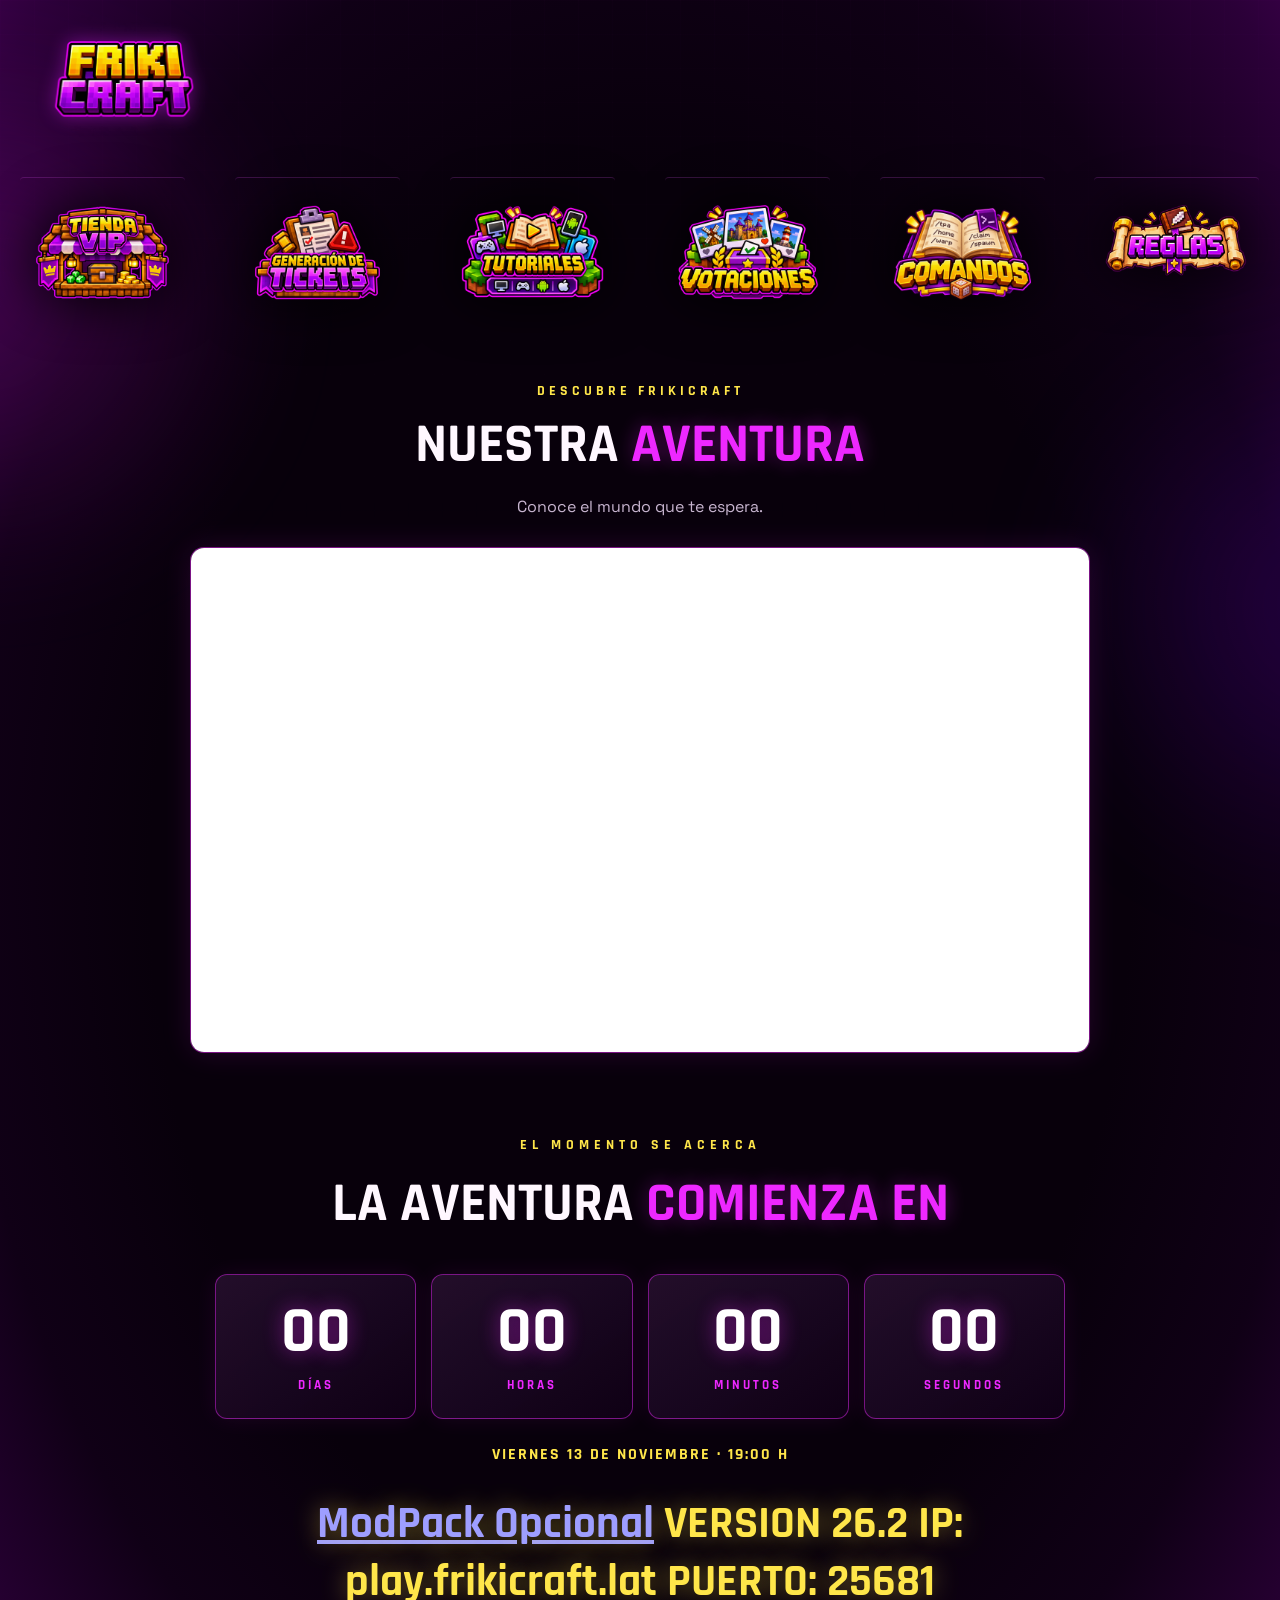
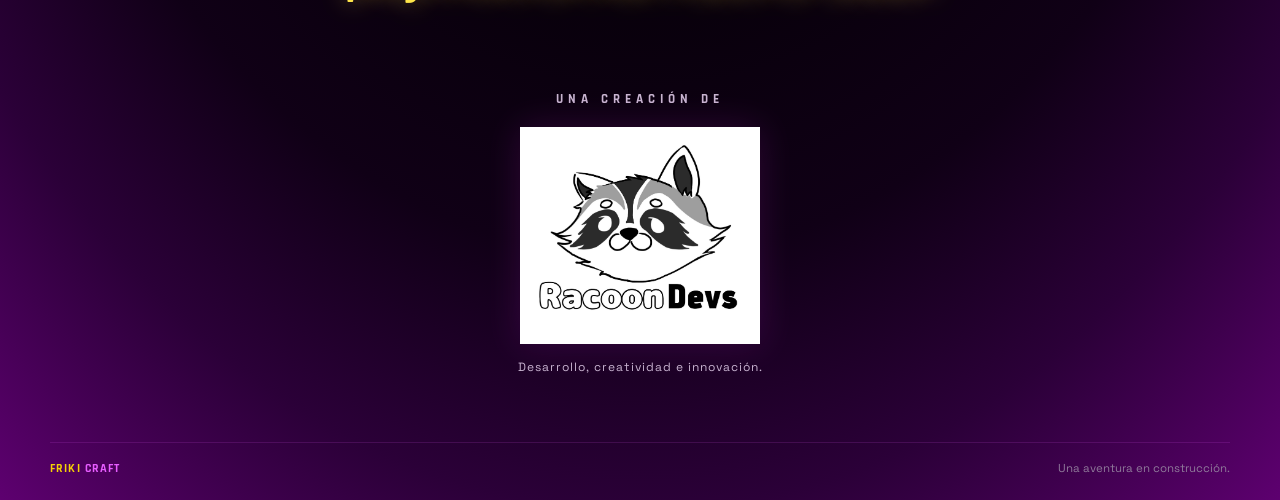
<file: index.html>
<!doctype html>
<html lang="es">
<head>
  <meta charset="utf-8">
  <meta name="viewport" content="width=device-width, initial-scale=1, viewport-fit=cover">
  <meta name="theme-color" content="#100016">
  <meta name="description" content="FrikiCraft server de minecraft para una comunidad UDG.">
  <meta property="og:type" content="website">
  <meta property="og:title" content="FrikiCraft">
  <meta property="og:description" content="Entra a disfrutar de este servidor de Minecraft.">
  <meta property="og:image" content="/assets/frikicraftproximamente.png">
  <meta name="referrer" content="strict-origin-when-cross-origin">
  <title>FrikiCraft</title>
  <link rel="icon" type="image/png" href="/assets/frikicraftlogo.png">
  <link rel="stylesheet" href="/styles/home.css">
  <script src="/script.js" defer></script>
</head>
<body>
  <div class="ambient ambient-one"></div>
  <div class="ambient ambient-two"></div>
  <header class="site-header">
    <a class="brand" href="/index.html" aria-label="FrikiCraft, inicio">
      <img src="/assets/frikicraftlogo.png" alt="FrikiCraft">
    </a>
    <!-- <span class="status"><span class="status-dot"></span> HOME </span> -->
  </header>

  <main>

    <section class="menu" aria-labelledby="menu-title">
        <div class="menu-container">
            <span class="menu-tienda">
                <!--<div class="section-kicker">TIENDA</div>
                <h2 id="tienda-title">¡Visita nuestra tienda!</h2>
                <p>Adquiere rangos y objetos especiales para tu experiencia en FrikiCraft.</p> -->
                <a href="/vip.html" rel="noopener noreferrer">
                    <img class="tiendaboton" src="/assets/home/tiendavip.png" alt="Botón de la tienda de FrikiCraft">
                </a>
            </span>

            <span class="menu-ticket">
                <a href="https://docs.google.com/forms/d/e/1FAIpQLSfOlmX_oSaPpSdAE0PEqjpbhW_-kL8zRvAEA4msyfyzc8IVGw/viewform?usp=publish-editor" target="_blank" rel="noopener noreferrer">
                    <img class="ticketboton" src="/assets/home/tickets.png" alt="Botón de invitación al Discord de FrikiCraft">
                </a>
            </span>

            <span class="menu-tutoriales">
                <a href="/tutoriales.html" rel="noopener noreferrer">
                    <img class="tutorialesboton" src="/assets/home/tutoriales.png" alt="Botón de tutoriales de FrikiCraft">
                </a>
            </span>

            <span class="menu-votaciones">
                <a href="/votaciones.html" rel="noopener noreferrer">
                    <img class="votacionesboton" src="/assets/home/votaciones.png" alt="Botón de votaciones de FrikiCraft">
                </a>
            </span>

            <span class="menu-comandos">
                <a href="/comandos.html" rel="noopener noreferrer">
                    <img class="comandosboton" src="/assets/home/comandos.png" alt="Botón de comandos de FrikiCraft">
                </a>
            </span>
            <span class="menu-reglas">
                <a href="/reglas.html">
                    <img
                        class="reglasboton"
                        src="/assets/home/reglas.png"
                        alt="Reglas del servidor FrikiCraft">
                </a>
            </span>
        </div>
    </section>

    <section class="trailer-section">
        <span class="trailer-tag">DESCUBRE FRIKICRAFT</span>

        <h2>NUESTRA <span>AVENTURA</span></h2>

        <p>Conoce el mundo que te espera.</p>

        <div class="trailer-container">       
            <iframe
            src="https://www.youtube.com/embed/ZfSetOyvB2c"
            title="Tráiler oficial de FrikiCraft"
            referrerpolicy="strict-origin-when-cross-origin"
            allow="accelerometer; autoplay; clipboard-write; encrypted-media; gyroscope; picture-in-picture"
            allowfullscreen>
            </iframe>
        </div>
    </section>


    <section class="countdown-section">

    <span class="countdown-tag">EL MOMENTO SE ACERCA</span>

    <h2>LA AVENTURA <span>COMIENZA EN</span></h2>

    <div class="countdown" id="countdown">

        <div class="countdown-item">
        <span id="dias">00</span>
        <small>DÍAS</small>
        </div>

        <div class="countdown-item">
        <span id="horas">00</span>
        <small>HORAS</small>
        </div>

        <div class="countdown-item">
        <span id="minutos">00</span>
        <small>MINUTOS</small>
        </div>

        <div class="countdown-item">
        <span id="segundos">00</span>
        <small>SEGUNDOS</small>
        </div>

    </div>

    <p class="countdown-date">
        VIERNES 13 DE NOVIEMBRE · 19:00 H
    </p>

    <div id="countdown-finished" hidden>
        <a href="https://drive.google.com/drive/folders/18mkf8tOcdF6My7zNEdcX9wqT7jj1kUyb?usp=sharing">ModPack Opcional</a>
        VERSION 26.2
        IP: play.frikicraft.lat PUERTO: 25681
    </div>

    </section>

    <section class="studio-section">

        <span class="studio-label">UNA CREACIÓN DE</span>

        <div class="studio-logo">
            <img
            src="/assets/home/racoondevs.jpeg"
            alt="Logo de RacoonDevs, estudio de desarrollo de FrikiCraft">
        </div>

        <p>Desarrollo, creatividad e innovación.</p>

    </section>


  </main>

  <footer>
    <span class="footer-mark">FRIKI<span>CRAFT</span></span>
    <span>Una aventura en construcción.</span>
  </footer>
</body>
</html>
</file>
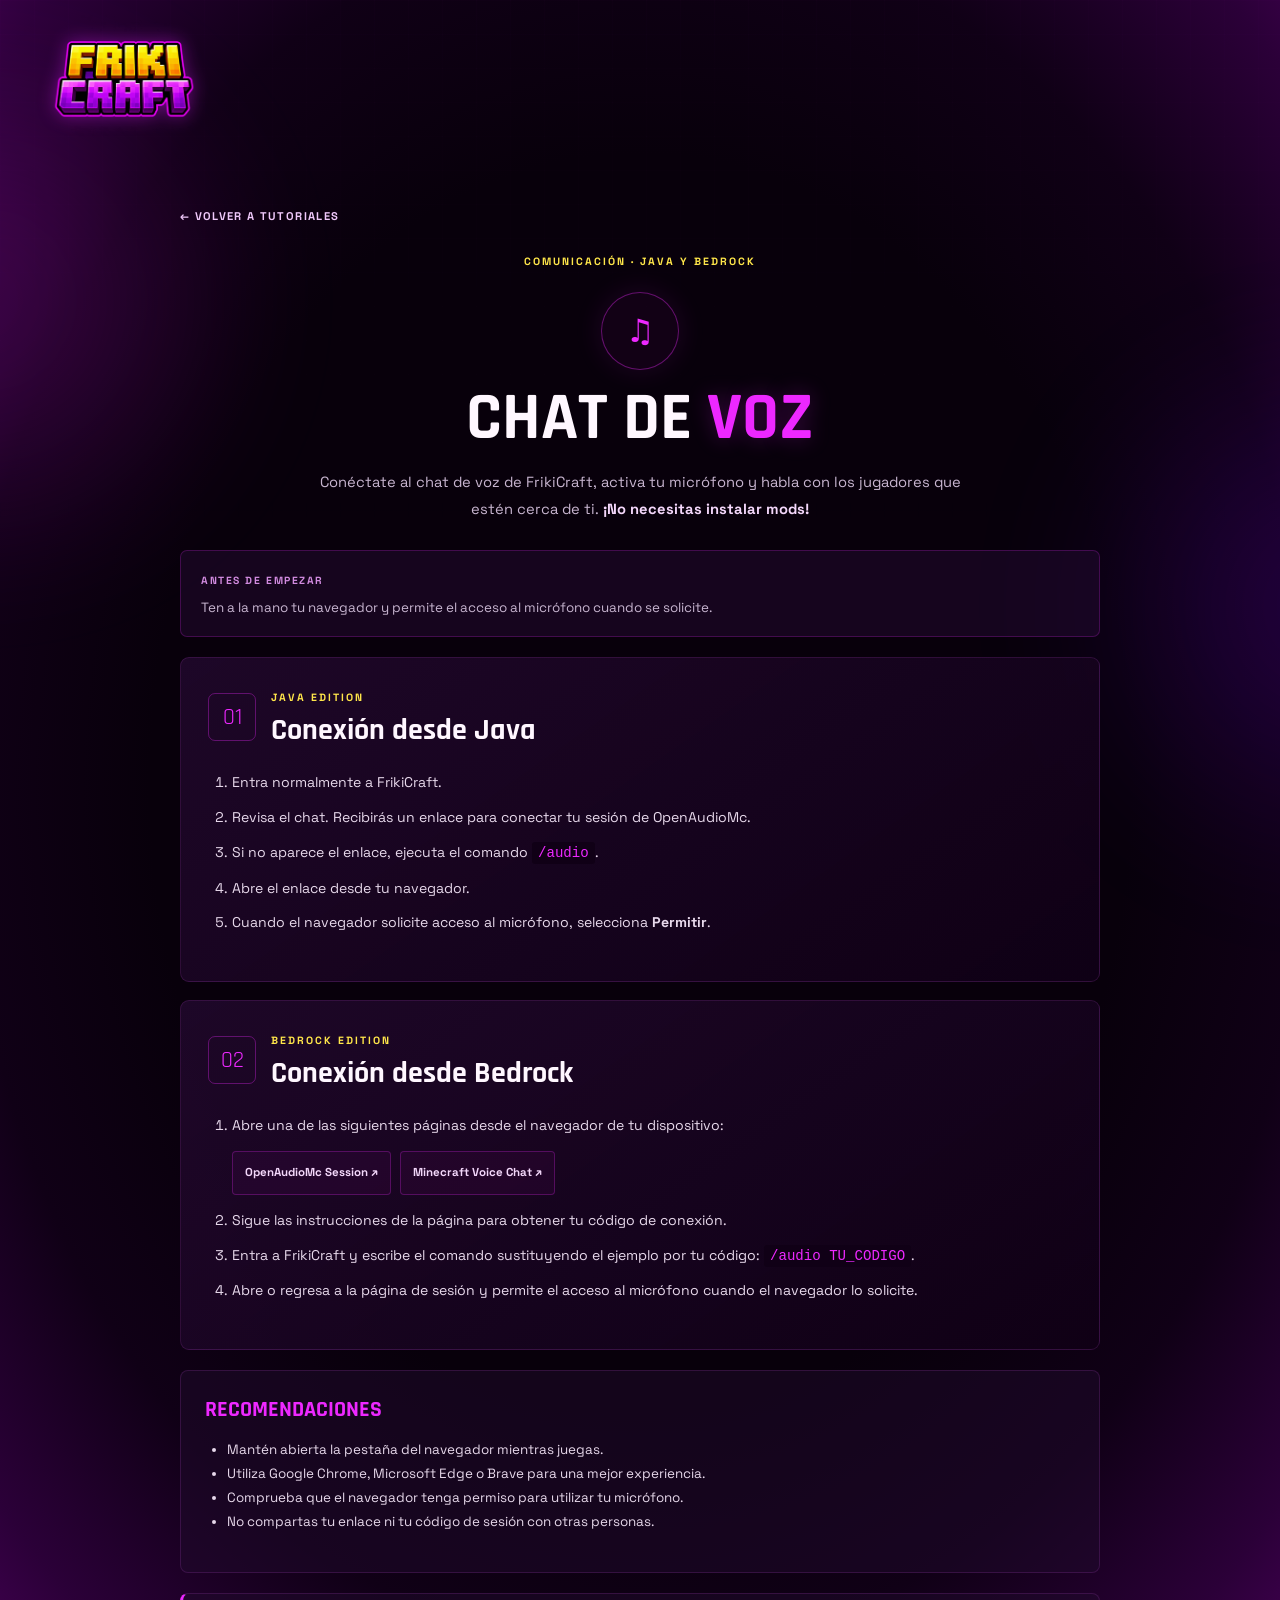
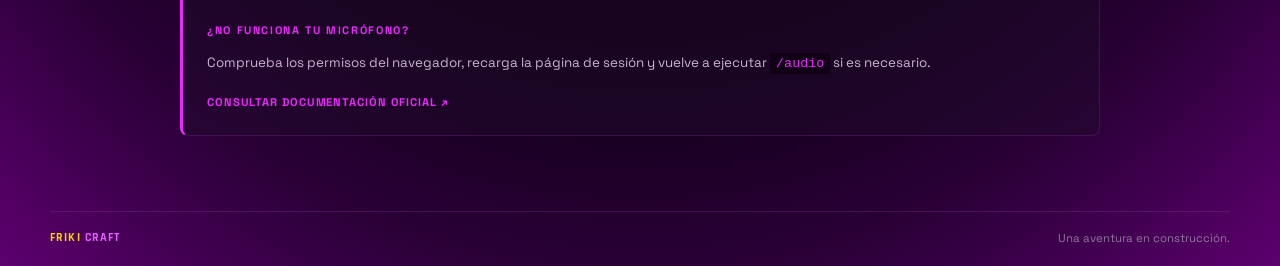
<file: audio.html>
<!doctype html><html lang="es"><head><meta charset="utf-8"><meta name="viewport" content="width=device-width, initial-scale=1, viewport-fit=cover"><meta name="theme-color" content="#100016"><meta name="description" content="Tutorial para configurar el chat de voz en FrikiCraft con OpenAudioMc."><title>FrikiCraft — Chat de voz</title><link rel="icon" type="image/png" href="/assets/frikicraftlogo.png"><link rel="stylesheet" href="/styles/home.css"><link rel="stylesheet" href="/styles/audio.css"></head><body class="guide-detail audio-page"><div class="ambient ambient-one"></div><div class="ambient ambient-two"></div><header class="site-header"><a class="brand" href="/index.html" aria-label="FrikiCraft, inicio"><img src="/assets/frikicraftlogo.png" alt="FrikiCraft"></a></header><main class="audio-wrap"><a class="back-guide" href="/tutoriales.html">← VOLVER A TUTORIALES</a><section class="audio-hero"><span class="eyebrow">COMUNICACIÓN · JAVA Y BEDROCK</span><div class="audio-emblem" aria-hidden="true">♫</div><h1>CHAT DE <span>VOZ</span></h1><p>Conéctate al chat de voz de FrikiCraft, activa tu micrófono y habla con los jugadores que estén cerca de ti. <strong>¡No necesitas instalar mods!</strong></p></section><section class="audio-quick"><span>ANTES DE EMPEZAR</span><p>Ten a la mano tu navegador y permite el acceso al micrófono cuando se solicite.</p></section><section class="audio-method" id="java"><div class="method-title"><span class="method-num">01</span><div><span class="method-tag">JAVA EDITION</span><h2>Conexión desde Java</h2></div></div><ol class="audio-steps"><li>Entra normalmente a FrikiCraft.</li><li>Revisa el chat. Recibirás un enlace para conectar tu sesión de OpenAudioMc.</li><li>Si no aparece el enlace, ejecuta el comando <code>/audio</code>.</li><li>Abre el enlace desde tu navegador.</li><li>Cuando el navegador solicite acceso al micrófono, selecciona <strong>Permitir</strong>.</li></ol></section><section class="audio-method" id="bedrock"><div class="method-title"><span class="method-num">02</span><div><span class="method-tag">BEDROCK EDITION</span><h2>Conexión desde Bedrock</h2></div></div><ol class="audio-steps"><li>Abre una de las siguientes páginas desde el navegador de tu dispositivo:<div class="audio-links"><a href="https://session.openaudiomc.net" target="_blank" rel="noopener noreferrer">OpenAudioMc Session ↗</a><a href="https://my.minecraftvoicechat.com" target="_blank" rel="noopener noreferrer">Minecraft Voice Chat ↗</a></div></li><li>Sigue las instrucciones de la página para obtener tu código de conexión.</li><li>Entra a FrikiCraft y escribe el comando sustituyendo el ejemplo por tu código: <code>/audio TU_CODIGO</code>.</li><li>Abre o regresa a la página de sesión y permite el acceso al micrófono cuando el navegador lo solicite.</li></ol></section><section class="audio-tips"><h2>RECOMENDACIONES</h2><ul><li>Mantén abierta la pestaña del navegador mientras juegas.</li><li>Utiliza Google Chrome, Microsoft Edge o Brave para una mejor experiencia.</li><li>Comprueba que el navegador tenga permiso para utilizar tu micrófono.</li><li>No compartas tu enlace ni tu código de sesión con otras personas.</li></ul></section><section class="audio-help"><strong>¿NO FUNCIONA TU MICRÓFONO?</strong><p>Comprueba los permisos del navegador, recarga la página de sesión y vuelve a ejecutar <code>/audio</code> si es necesario.</p><a href="https://openaudiomc.net/docs/client_guide" target="_blank" rel="noopener noreferrer">CONSULTAR DOCUMENTACIÓN OFICIAL ↗</a></section></main><footer><span class="footer-mark">FRIKI<span>CRAFT</span></span><span>Una aventura en construcción.</span></footer></body></html>
</file>
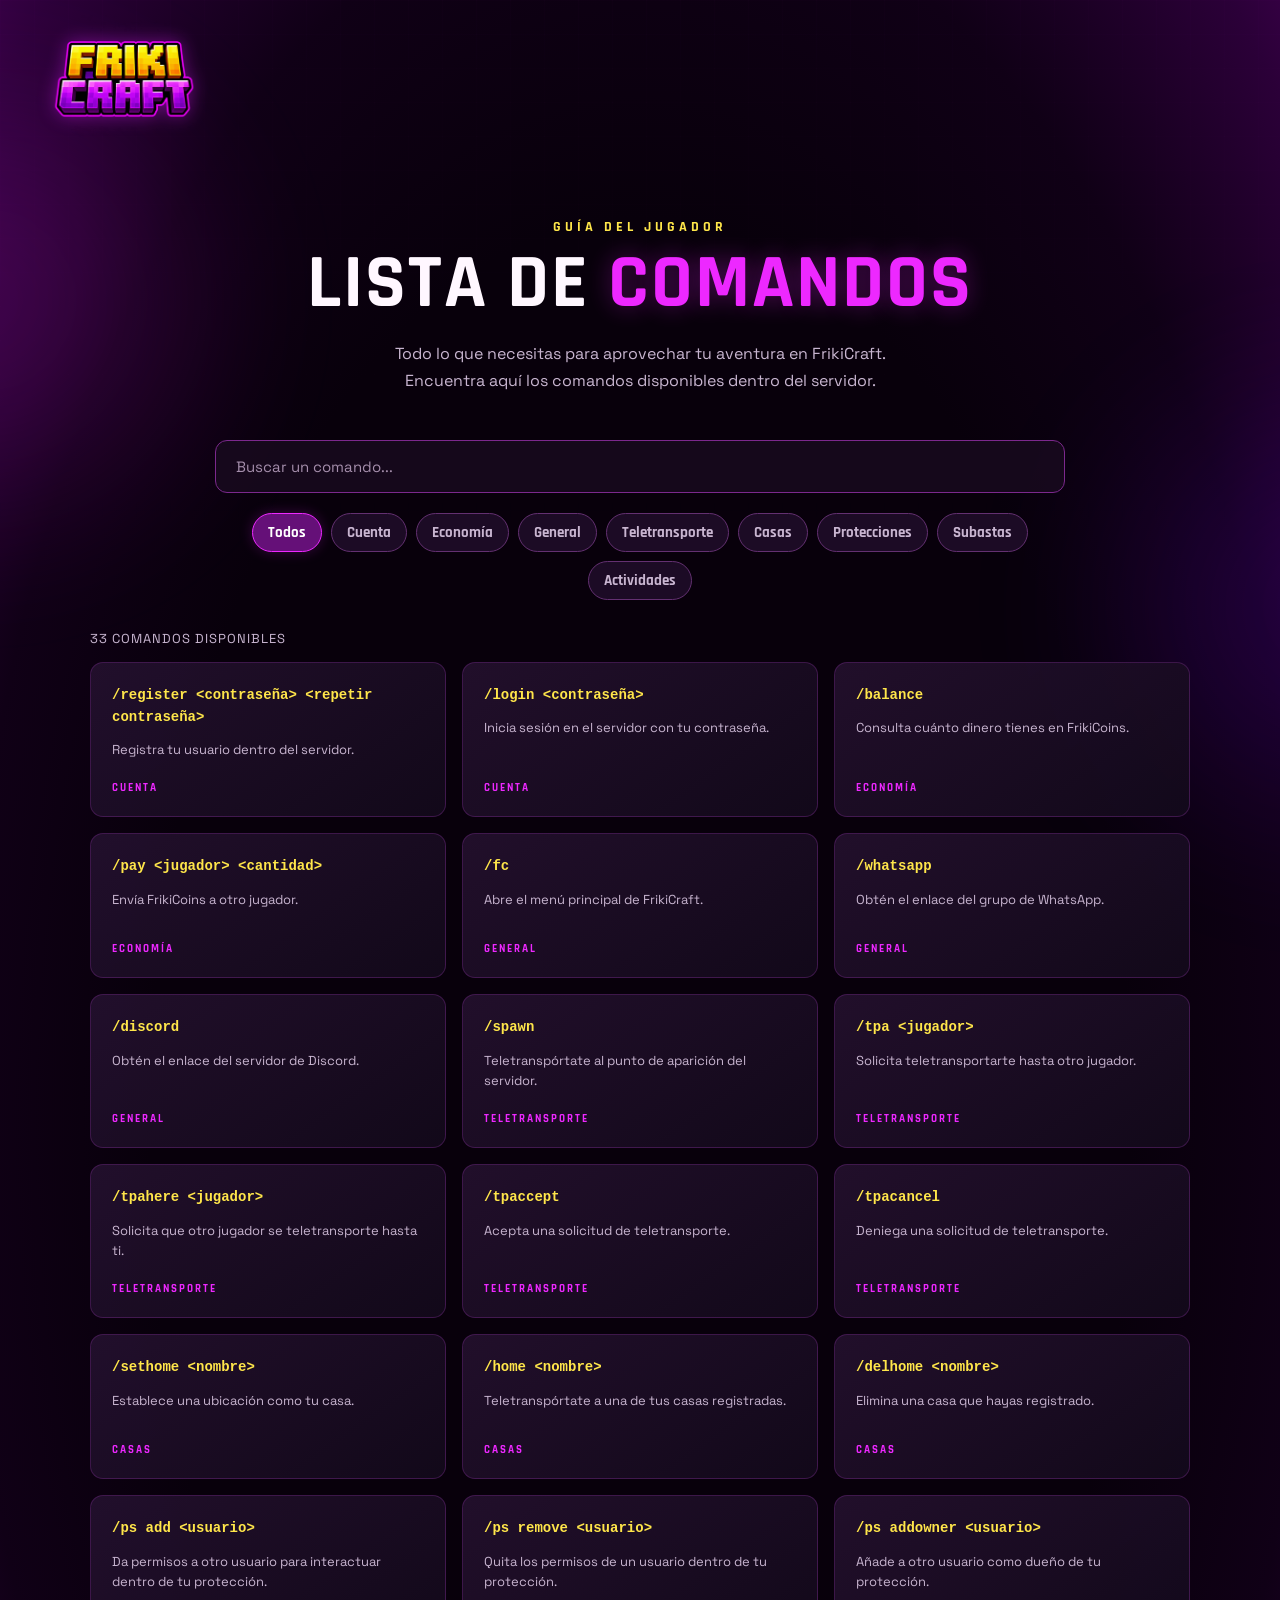
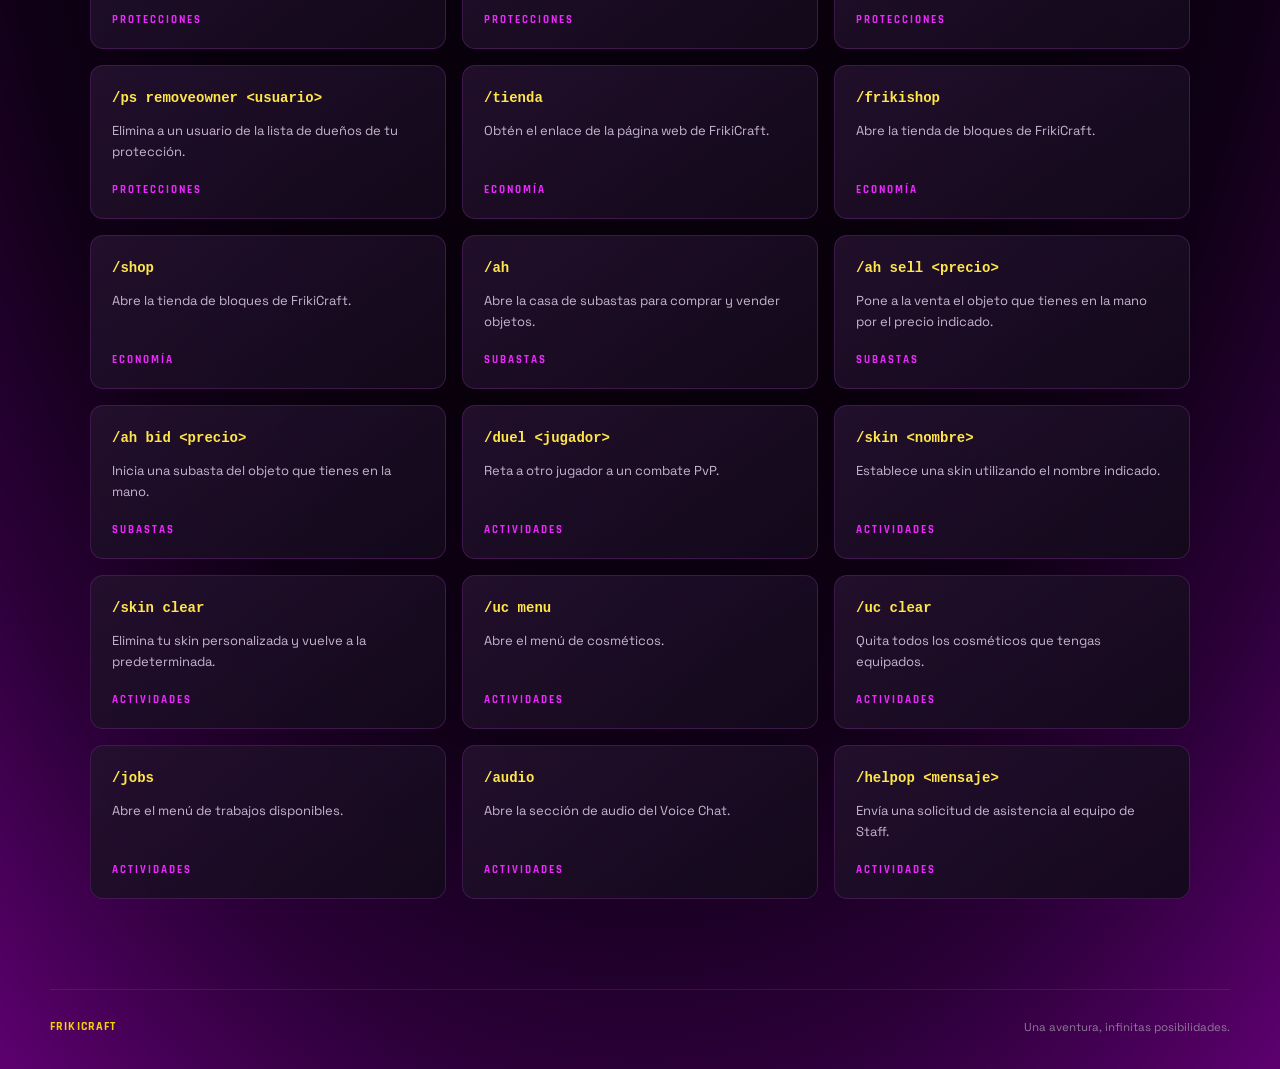
<file: comandos.html>
<!DOCTYPE html>
<html lang="es">
<head>
  <meta charset="UTF-8">
  <meta name="viewport" content="width=device-width, initial-scale=1.0">
  <meta name="theme-color" content="#100016">
  <title>FrikiCraft — Comandos</title>

  <link rel="stylesheet" href="/styles/home.css">
  <link rel="stylesheet" href="/styles/comandos.css">
</head>
<body class="comandos-page">

  <div class="ambient ambient-one"></div>
  <div class="ambient ambient-two"></div>

  <header class="site-header">
    <a class="brand" href="/index.html" aria-label="FrikiCraft, inicio">
      <img src="/assets/frikicraftlogo.png" alt="FrikiCraft">
    </a>
  </header>

  <main class="comandos-container">

    <section class="comandos-intro">
      <span class="section-tag">GUÍA DEL JUGADOR</span>
      <h1>LISTA DE <span>COMANDOS</span></h1>
      <p>
        Todo lo que necesitas para aprovechar tu aventura en FrikiCraft.
        Encuentra aquí los comandos disponibles dentro del servidor.
      </p>
    </section>

    <section class="comandos-tools">
      <input
        type="search"
        id="buscadorComandos"
        placeholder="Buscar un comando..."
        autocomplete="off"
        aria-label="Buscar comandos"
      >

      <div class="filtros-comandos">
        <button class="filtro activo" data-filter="todos">Todos</button>
        <button class="filtro" data-filter="cuenta">Cuenta</button>
        <button class="filtro" data-filter="economia">Economía</button>
        <button class="filtro" data-filter="general">General</button>
        <button class="filtro" data-filter="teletransporte">Teletransporte</button>
        <button class="filtro" data-filter="casas">Casas</button>
        <button class="filtro" data-filter="protecciones">Protecciones</button>
        <button class="filtro" data-filter="subastas">Subastas</button>
        <button class="filtro" data-filter="actividades">Actividades</button>
      </div>
    </section>

    <div class="comandos-resultados">
      <span id="contadorComandos">34 comandos disponibles</span>
    </div>

    <section class="comandos-grid" id="listaComandos">

      <!-- CUENTA -->
      <article class="comando-card" data-category="cuenta">
        <code>/register &lt;contraseña&gt; &lt;repetir contraseña&gt;</code>
        <p>Registra tu usuario dentro del servidor.</p>
        <span class="comando-categoria">CUENTA</span>
      </article>

      <article class="comando-card" data-category="cuenta">
        <code>/login &lt;contraseña&gt;</code>
        <p>Inicia sesión en el servidor con tu contraseña.</p>
        <span class="comando-categoria">CUENTA</span>
      </article>

      <!-- ECONOMÍA -->
      <article class="comando-card" data-category="economia">
        <code>/balance</code>
        <p>Consulta cuánto dinero tienes en FrikiCoins.</p>
        <span class="comando-categoria">ECONOMÍA</span>
      </article>

      <article class="comando-card" data-category="economia">
        <code>/pay &lt;jugador&gt; &lt;cantidad&gt;</code>
        <p>Envía FrikiCoins a otro jugador.</p>
        <span class="comando-categoria">ECONOMÍA</span>
      </article>

      <!-- GENERAL -->
      <article class="comando-card" data-category="general">
        <code>/fc</code>
        <p>Abre el menú principal de FrikiCraft.</p>
        <span class="comando-categoria">GENERAL</span>
      </article>

      <article class="comando-card" data-category="general">
        <code>/whatsapp</code>
        <p>Obtén el enlace del grupo de WhatsApp.</p>
        <span class="comando-categoria">GENERAL</span>
      </article>

      <article class="comando-card" data-category="general">
        <code>/discord</code>
        <p>Obtén el enlace del servidor de Discord.</p>
        <span class="comando-categoria">GENERAL</span>
      </article>

      <!-- TELETRANSPORTE -->
      <article class="comando-card" data-category="teletransporte">
        <code>/spawn</code>
        <p>Teletranspórtate al punto de aparición del servidor.</p>
        <span class="comando-categoria">TELETRANSPORTE</span>
      </article>

      <article class="comando-card" data-category="teletransporte">
        <code>/tpa &lt;jugador&gt;</code>
        <p>Solicita teletransportarte hasta otro jugador.</p>
        <span class="comando-categoria">TELETRANSPORTE</span>
      </article>

      <article class="comando-card" data-category="teletransporte">
        <code>/tpahere &lt;jugador&gt;</code>
        <p>Solicita que otro jugador se teletransporte hasta ti.</p>
        <span class="comando-categoria">TELETRANSPORTE</span>
      </article>

      <article class="comando-card" data-category="teletransporte">
        <code>/tpaccept</code>
        <p>Acepta una solicitud de teletransporte.</p>
        <span class="comando-categoria">TELETRANSPORTE</span>
      </article>

      <article class="comando-card" data-category="teletransporte">
        <code>/tpacancel</code>
        <p>Deniega una solicitud de teletransporte.</p>
        <span class="comando-categoria">TELETRANSPORTE</span>
      </article>

      <!-- CASAS -->
      <article class="comando-card" data-category="casas">
        <code>/sethome &lt;nombre&gt;</code>
        <p>Establece una ubicación como tu casa.</p>
        <span class="comando-categoria">CASAS</span>
      </article>

      <article class="comando-card" data-category="casas">
        <code>/home &lt;nombre&gt;</code>
        <p>Teletranspórtate a una de tus casas registradas.</p>
        <span class="comando-categoria">CASAS</span>
      </article>

      <article class="comando-card" data-category="casas">
        <code>/delhome &lt;nombre&gt;</code>
        <p>Elimina una casa que hayas registrado.</p>
        <span class="comando-categoria">CASAS</span>
      </article>

      <!-- PROTECCIONES -->
      <article class="comando-card" data-category="protecciones">
        <code>/ps add &lt;usuario&gt;</code>
        <p>Da permisos a otro usuario para interactuar dentro de tu protección.</p>
        <span class="comando-categoria">PROTECCIONES</span>
      </article>

      <article class="comando-card" data-category="protecciones">
        <code>/ps remove &lt;usuario&gt;</code>
        <p>Quita los permisos de un usuario dentro de tu protección.</p>
        <span class="comando-categoria">PROTECCIONES</span>
      </article>

      <article class="comando-card" data-category="protecciones">
        <code>/ps addowner &lt;usuario&gt;</code>
        <p>Añade a otro usuario como dueño de tu protección.</p>
        <span class="comando-categoria">PROTECCIONES</span>
      </article>

      <article class="comando-card" data-category="protecciones">
        <code>/ps removeowner &lt;usuario&gt;</code>
        <p>Elimina a un usuario de la lista de dueños de tu protección.</p>
        <span class="comando-categoria">PROTECCIONES</span>
      </article>

      <!-- TIENDAS -->
      <article class="comando-card" data-category="economia">
        <code>/tienda</code>
        <p>Obtén el enlace de la página web de FrikiCraft.</p>
        <span class="comando-categoria">ECONOMÍA</span>
      </article>

      <article class="comando-card" data-category="economia">
        <code>/frikishop</code>
        <p>Abre la tienda de bloques de FrikiCraft.</p>
        <span class="comando-categoria">ECONOMÍA</span>
      </article>

      <article class="comando-card" data-category="economia">
        <code>/shop</code>
        <p>Abre la tienda de bloques de FrikiCraft.</p>
        <span class="comando-categoria">ECONOMÍA</span>
      </article>

      <!-- SUBASTAS -->
      <article class="comando-card" data-category="subastas">
        <code>/ah</code>
        <p>Abre la casa de subastas para comprar y vender objetos.</p>
        <span class="comando-categoria">SUBASTAS</span>
      </article>

      <article class="comando-card" data-category="subastas">
        <code>/ah sell &lt;precio&gt;</code>
        <p>Pone a la venta el objeto que tienes en la mano por el precio indicado.</p>
        <span class="comando-categoria">SUBASTAS</span>
      </article>

      <article class="comando-card" data-category="subastas">
        <code>/ah bid &lt;precio&gt;</code>
        <p>Inicia una subasta del objeto que tienes en la mano.</p>
        <span class="comando-categoria">SUBASTAS</span>
      </article>

      <!-- ACTIVIDADES -->
      <article class="comando-card" data-category="actividades">
        <code>/duel &lt;jugador&gt;</code>
        <p>Reta a otro jugador a un combate PvP.</p>
        <span class="comando-categoria">ACTIVIDADES</span>
      </article>

      <article class="comando-card" data-category="actividades">
        <code>/skin &lt;nombre&gt;</code>
        <p>Establece una skin utilizando el nombre indicado.</p>
        <span class="comando-categoria">ACTIVIDADES</span>
      </article>

      <article class="comando-card" data-category="actividades">
        <code>/skin clear</code>
        <p>Elimina tu skin personalizada y vuelve a la predeterminada.</p>
        <span class="comando-categoria">ACTIVIDADES</span>
      </article>

      <article class="comando-card" data-category="actividades">
        <code>/uc menu</code>
        <p>Abre el menú de cosméticos.</p>
        <span class="comando-categoria">ACTIVIDADES</span>
      </article>

      <article class="comando-card" data-category="actividades">
        <code>/uc clear</code>
        <p>Quita todos los cosméticos que tengas equipados.</p>
        <span class="comando-categoria">ACTIVIDADES</span>
      </article>

      <article class="comando-card" data-category="actividades">
        <code>/jobs</code>
        <p>Abre el menú de trabajos disponibles.</p>
        <span class="comando-categoria">ACTIVIDADES</span>
      </article>

      <article class="comando-card" data-category="actividades">
        <code>/audio</code>
        <p>Abre la sección de audio del Voice Chat.</p>
        <span class="comando-categoria">ACTIVIDADES</span>
      </article>

      <article class="comando-card" data-category="actividades">
        <code>/helpop &lt;mensaje&gt;</code>
        <p>Envía una solicitud de asistencia al equipo de Staff.</p>
        <span class="comando-categoria">ACTIVIDADES</span>
      </article>

    </section>

    <div class="sin-resultados" id="sinResultados" hidden>
      <span>:(</span>
      <p>No encontramos comandos con esa búsqueda.</p>
    </div>

  </main>

  <footer>
    <span class="footer-mark">FRIKICRAFT</span>
    <p>Una aventura, infinitas posibilidades.</p>
  </footer>

  <script>
    const buscador = document.getElementById("buscadorComandos");
    const filtros = document.querySelectorAll(".filtro");
    const comandos = document.querySelectorAll(".comando-card");
    const contador = document.getElementById("contadorComandos");
    const sinResultados = document.getElementById("sinResultados");

    let categoriaActiva = "todos";

    function filtrarComandos() {
      const busqueda = buscador.value.toLowerCase().trim();
      let visibles = 0;

      comandos.forEach(comando => {
        const coincideCategoria =
          categoriaActiva === "todos" ||
          comando.dataset.category === categoriaActiva;

        const coincideTexto =
          comando.textContent.toLowerCase().includes(busqueda);

        const mostrar = coincideCategoria && coincideTexto;

        comando.hidden = !mostrar;

        if (mostrar) visibles++;
      });

      contador.textContent = `${visibles} ${visibles === 1 ? "comando disponible" : "comandos disponibles"}`;
      sinResultados.hidden = visibles !== 0;
    }

    buscador.addEventListener("input", filtrarComandos);

    filtros.forEach(filtro => {
      filtro.addEventListener("click", () => {
        filtros.forEach(boton => boton.classList.remove("activo"));
        filtro.classList.add("activo");

        categoriaActiva = filtro.dataset.filter;
        filtrarComandos();
      });
    });

    filtrarComandos();
  </script>

</body>
</html>
</file>
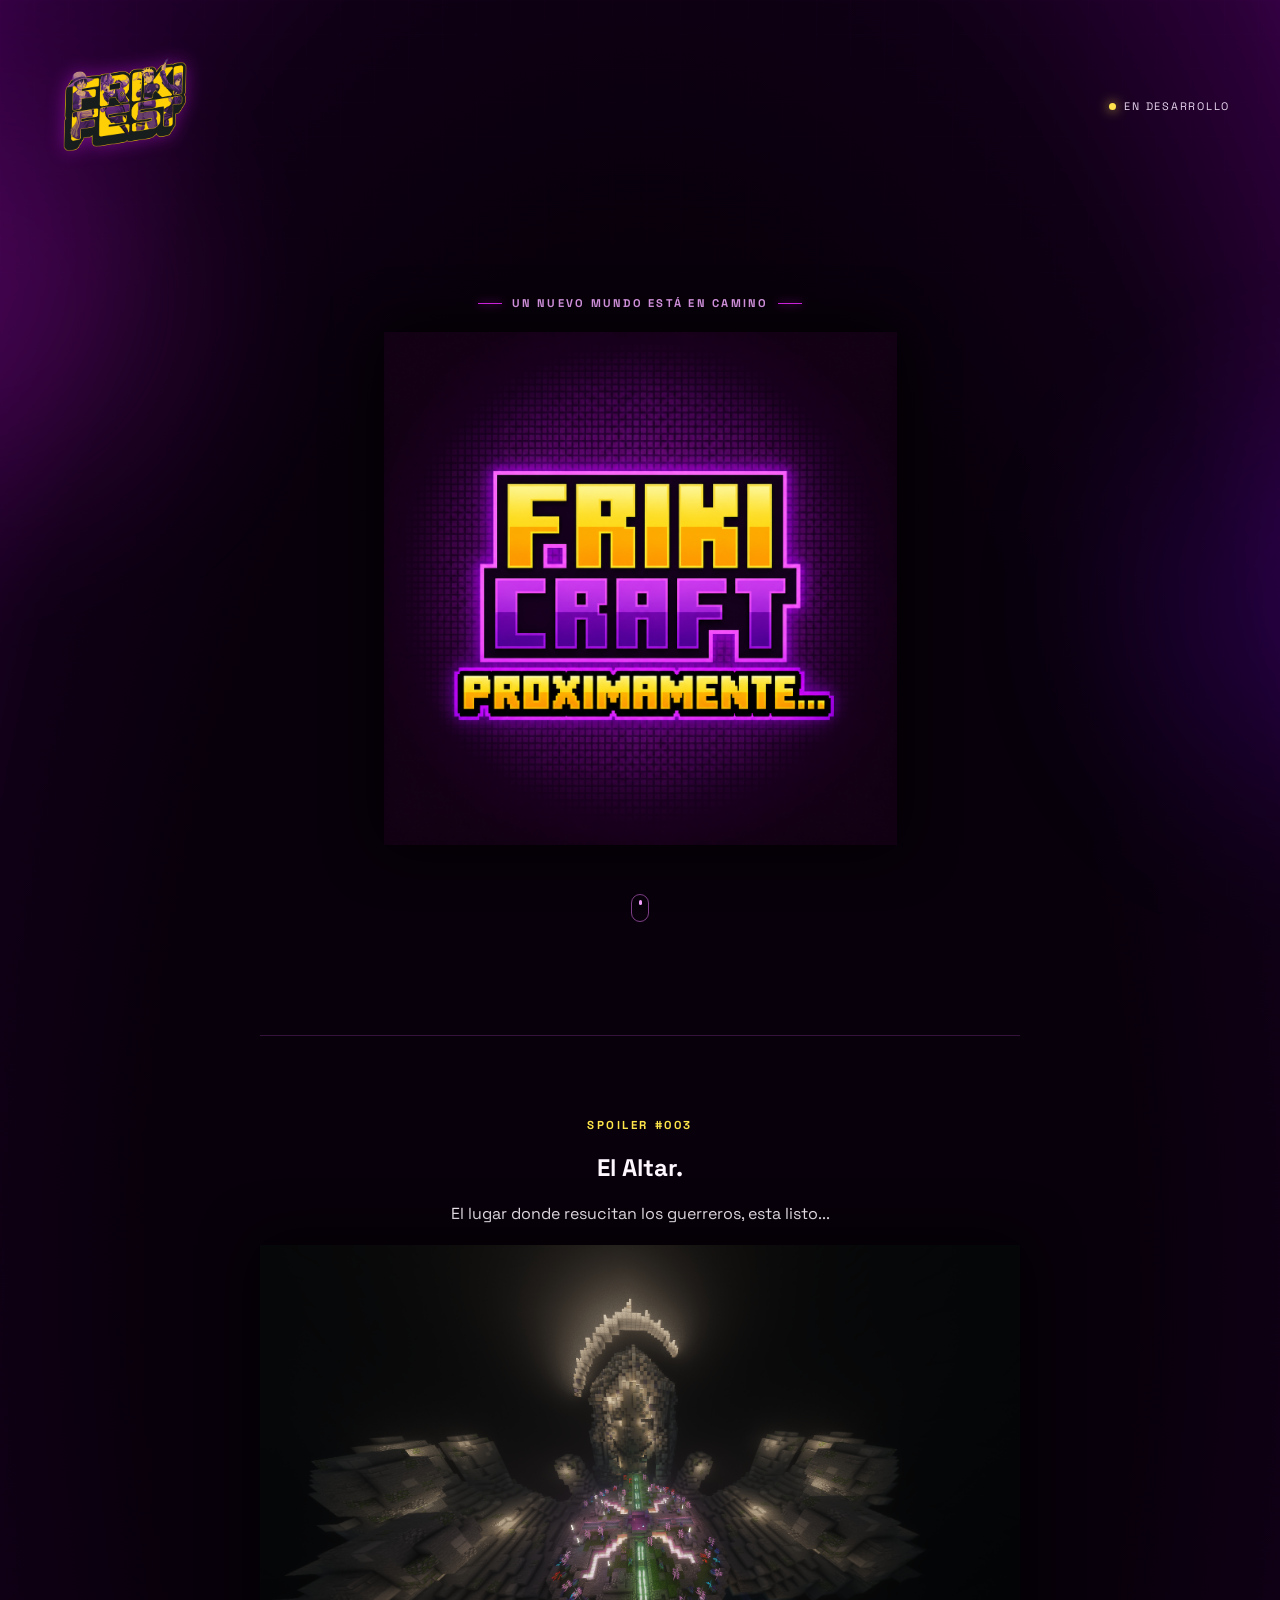
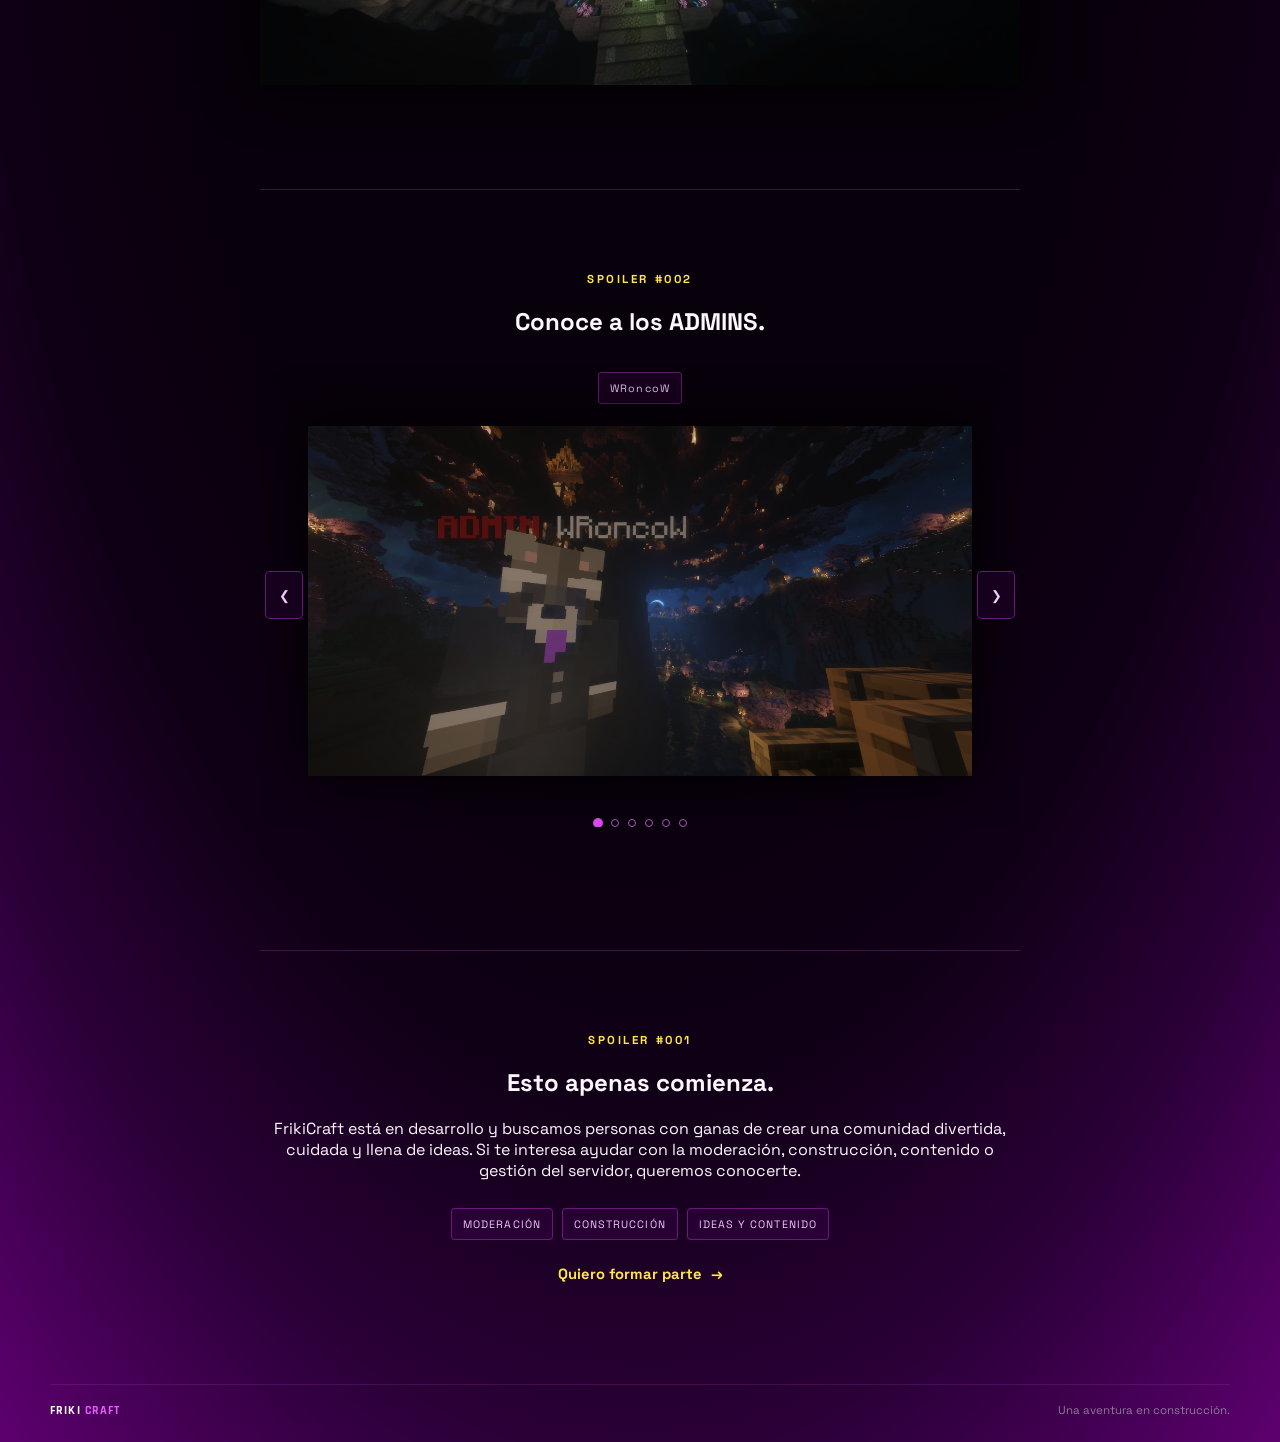
<file: index2.html>
<!doctype html>
<html lang="es">
<head>
  <meta charset="utf-8">
  <meta name="viewport" content="width=device-width, initial-scale=1, viewport-fit=cover">
  <meta name="theme-color" content="#100016">
  <meta name="description" content="FrikiCraft está en desarrollo. Descubre avances y postúlate para formar parte del staff.">
  <meta property="og:type" content="website">
  <meta property="og:title" content="FrikiCraft — Próximamente">
  <meta property="og:description" content="Estamos construyendo algo especial. Buscamos staff para crear FrikiCraft contigo.">
  <meta property="og:image" content="/assets/frikicraftproximamente.png">
  <title>FrikiCraft — Próximamente</title>
  <link rel="icon" type="image/png" href="/assets/frikifest.png">
  <link rel="stylesheet" href="/styles/spoiler.css">
  <script src="/script.js" defer></script>
</head>
<body>
  <div class="ambient ambient-one"></div>
  <div class="ambient ambient-two"></div>
  <header class="site-header">
    <a class="brand" href="/" aria-label="FrikiCraft, inicio">
      <img src="/assets/spoilers/frikifest.png" alt="FrikiCraft">
    </a>
    <span class="status"><span class="status-dot"></span> EN DESARROLLO</span>
  </header>

  <main>
    <section class="hero" aria-labelledby="hero-title">
      <div class="eyebrow"><span class="eyebrow-line"></span> UN NUEVO MUNDO ESTÁ EN CAMINO <span class="eyebrow-line"></span></div>
      <h1 id="hero-title" class="sr-only">FrikiCraft próximamente</h1>
      <img class="hero-art" src="/assets/spoilers/frikicraftproximamente.png" alt="FrikiCraft próximamente" fetchpriority="high">
      <div class="scroll-cue" aria-hidden="true"><span></span></div>
    </section>

    <section class="spoiler001" aria-labelledby="spoiler-title">
      <div class="section-kicker">SPOILER #003</div>
      <h2 id="spoiler-title">El Altar.</h2>
      <p>El lugar donde resucitan los guerreros, esta listo...</p>
      <img class="spoiler-art" src="/assets/spoilers/altar.png" alt="El altar donde resucitan los guerreros.">
    </section>

    <section class="spoiler002" aria-labelledby="spoiler-title">
      <div class="section-kicker">SPOILER #002</div>
      <h2 id="spoiler-title">Conoce a los ADMINS.</h2>
      <div class="roles" aria-label="Administradores">
        <div class="roles-track">
          <div class="role-slide">
            <span>WRoncoW</span>
            <img class="admin-art" src="/assets/spoilers/wroncow.png" alt="WRONCOW">
          </div>
          <div class="role-slide">
            <span>PaulGT01</span>
            <img class="admin-art" src="/assets/spoilers/paulgt01.png" alt="PAULGT01">
          </div>
          <div class="role-slide">
            <span>AnaGTG</span>
            <img class="admin-art" src="/assets/spoilers/anagtg.png" alt="ANAGTG">
          </div>
          <div class="role-slide">
            <span>Uvularbug_</span>
            <img class="admin-art" src="/assets/spoilers/uvularbug_.png" alt="UVULARBUG_">
          </div>
          <div class="role-slide">
            <span>JakuVicary</span>
            <img class="admin-art" src="/assets/spoilers/jakuvicary.png" alt="JAKUVICARY">
          </div>
          <div class="role-slide">
            <span>lfgua10</span>
            <img class="admin-art" src="/assets/spoilers/lfgua10.png" alt="LFGUA10">
          </div>
        </div>
        <button class="roles-arrow roles-prev" aria-label="Administrador anterior">
          &#10094;
        </button>
        <button class="roles-arrow roles-next" aria-label="Siguiente administrador">
          &#10095;
        </button>
        <div class="roles-dots" aria-label="Seleccionar administrador"></div>
      </div>
    </section>

    <section class="spoiler001" aria-labelledby="spoiler-title">
      <div class="section-kicker">SPOILER #001</div>
      <h2 id="spoiler-title">Esto apenas comienza.</h2>
      <p>FrikiCraft está en desarrollo y buscamos personas con ganas de crear una comunidad divertida, cuidada y llena de ideas. Si te interesa ayudar con la moderación, construcción, contenido o gestión del servidor, queremos conocerte.</p>
      <div class="roles1" aria-label="Áreas de colaboración">
        <span>MODERACIÓN</span><span>CONSTRUCCIÓN</span><span>IDEAS Y CONTENIDO</span>
      </div>
      <a class="text-link" href="https://docs.google.com/forms/d/e/1FAIpQLSeqlou2ZpxmUxnnUBZBMLUD8m5z0SvZKJfGT6JzOSY5wzwf4g/viewform" target="_blank" rel="noopener noreferrer">Quiero formar parte <span aria-hidden="true">→</span></a>
    </section>
  </main>

  <footer>
    <span class="footer-mark">FRIKI<span>CRAFT</span></span>
    <span>Una aventura en construcción.</span>
  </footer>
</body>
</html>
</file>
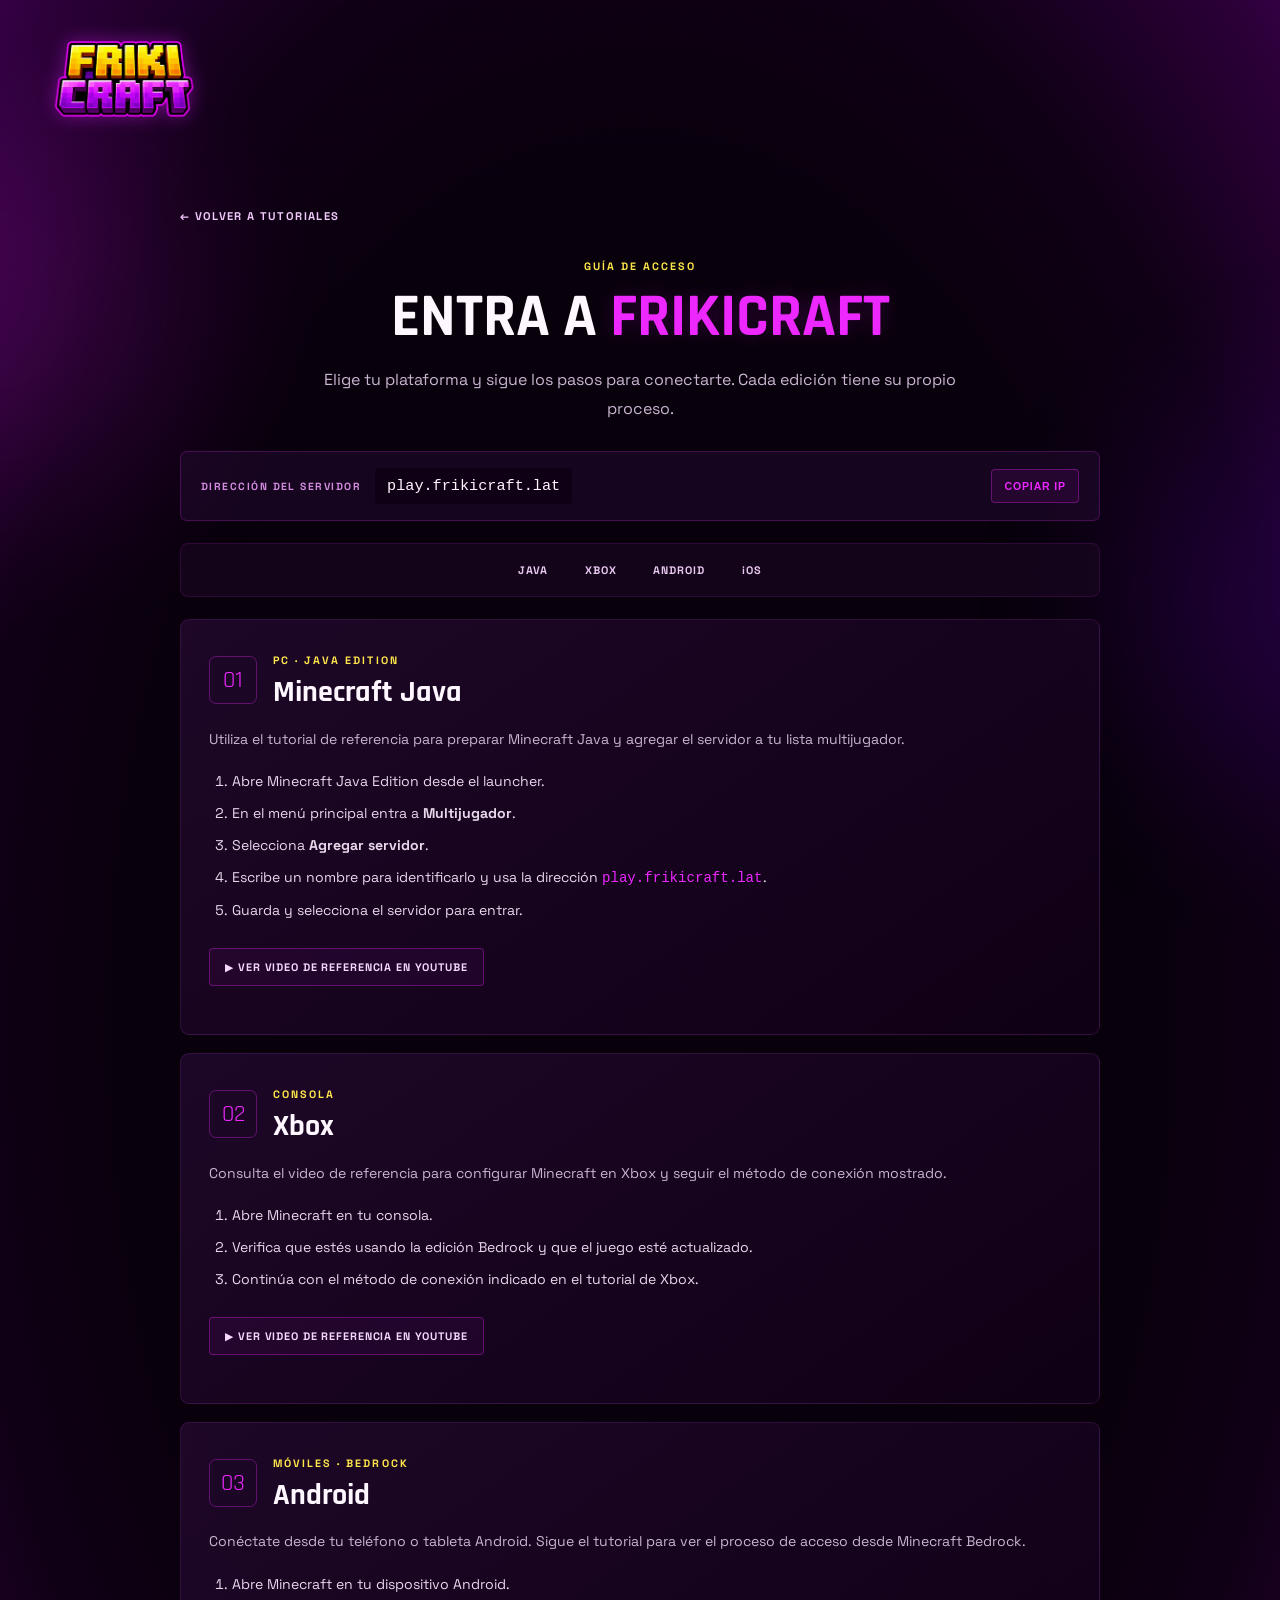
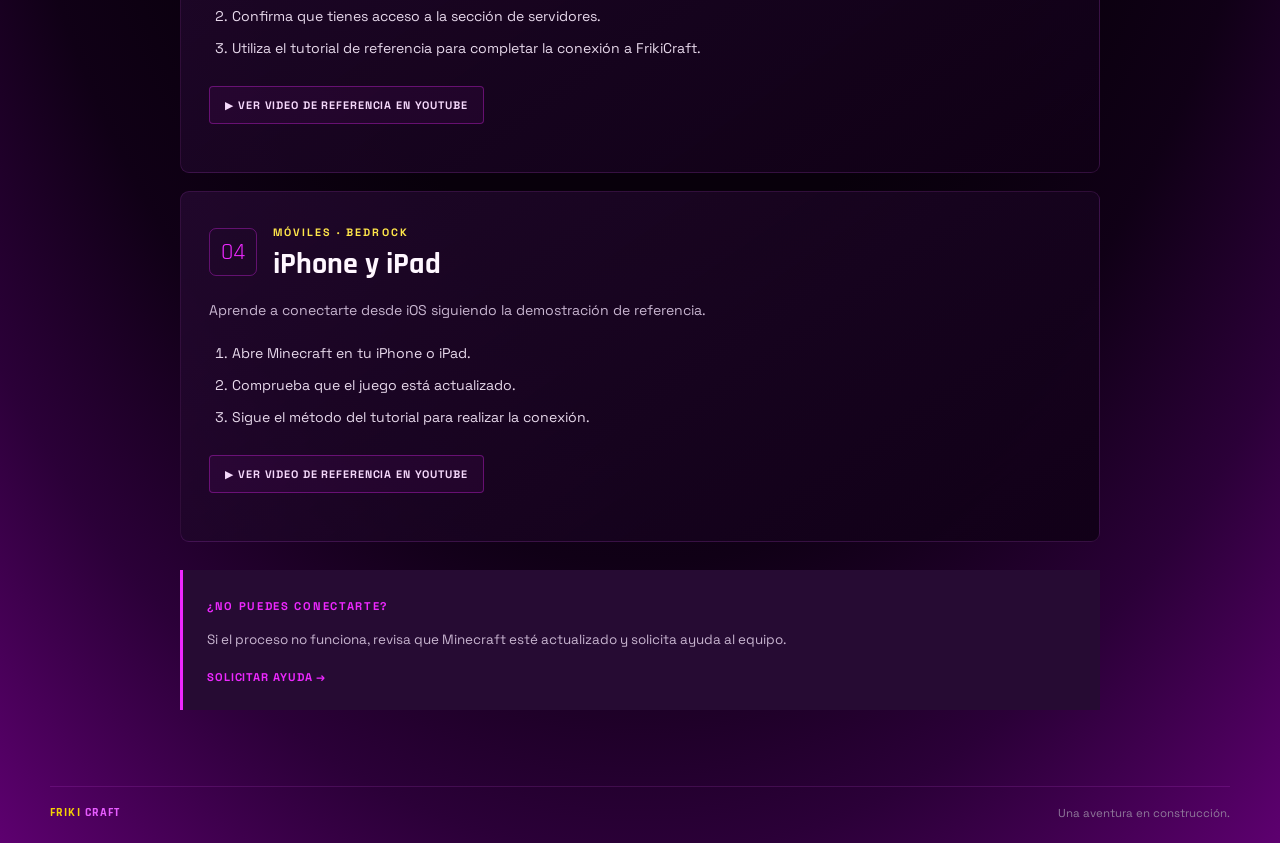
<file: plataformas.html>
<!doctype html><html lang="es"><head><meta charset="utf-8"><meta name="viewport" content="width=device-width, initial-scale=1, viewport-fit=cover"><meta name="theme-color" content="#100016"><meta name="description" content="Cómo conectarte a FrikiCraft desde Java, Xbox, Android e iOS."><title>FrikiCraft — Conexión al servidor</title><link rel="icon" type="image/png" href="/assets/frikicraftlogo.png"><link rel="stylesheet" href="/styles/home.css"><link rel="stylesheet" href="/styles/plataformas.css"></head><body class="guide-detail platforms-page"><div class="ambient ambient-one"></div><div class="ambient ambient-two"></div><header class="site-header"><a class="brand" href="/index.html" aria-label="FrikiCraft, inicio"><img src="/assets/frikicraftlogo.png" alt="FrikiCraft"></a></header><main class="detail-wrap"><a class="back-guide" href="/tutoriales.html">← VOLVER A TUTORIALES</a><section class="detail-hero"><span class="eyebrow">GUÍA DE ACCESO</span><h1>ENTRA A <span>FRIKICRAFT</span></h1><p>Elige tu plataforma y sigue los pasos para conectarte. Cada edición tiene su propio proceso.</p></section><div class="server-info"><span class="server-label">DIRECCIÓN DEL SERVIDOR</span><code>play.frikicraft.lat</code><button type="button" onclick="navigator.clipboard.writeText('play.frikicraft.lat').then(()=>{this.textContent='COPIADO ✓'}).catch(()=>{this.textContent='COPIA MANUALMENTE'})">COPIAR IP</button></div><nav class="platform-nav" aria-label="Seleccionar plataforma"><a href="#java">JAVA</a><a href="#xbox">XBOX</a><a href="#android">ANDROID</a><a href="#ios">iOS</a></nav>
<section class="platform-section" id="java"><div class="platform-heading"><span class="platform-number">01</span><div><span class="platform-tag">PC · JAVA EDITION</span><h2>Minecraft Java</h2></div></div><p>Utiliza el tutorial de referencia para preparar Minecraft Java y agregar el servidor a tu lista multijugador.</p><ol class="steps"><li>Abre Minecraft Java Edition desde el launcher.</li><li>En el menú principal entra a <strong>Multijugador</strong>.</li><li>Selecciona <strong>Agregar servidor</strong>.</li><li>Escribe un nombre para identificarlo y usa la dirección <code>play.frikicraft.lat</code>.</li><li>Guarda y selecciona el servidor para entrar.</li></ol><a class="video-link" href="https://www.youtube.com/watch?v=6v-9fX_VjrY" target="_blank" rel="noopener noreferrer">▶ VER VIDEO DE REFERENCIA EN YOUTUBE</a></section>
<section class="platform-section" id="xbox"><div class="platform-heading"><span class="platform-number">02</span><div><span class="platform-tag">CONSOLA</span><h2>Xbox</h2></div></div><p>Consulta el video de referencia para configurar Minecraft en Xbox y seguir el método de conexión mostrado.</p><ol class="steps"><li>Abre Minecraft en tu consola.</li><li>Verifica que estés usando la edición Bedrock y que el juego esté actualizado.</li><li>Continúa con el método de conexión indicado en el tutorial de Xbox.</li></ol><a class="video-link" href="https://www.youtube.com/watch?v=PWNF3ycgPPY" target="_blank" rel="noopener noreferrer">▶ VER VIDEO DE REFERENCIA EN YOUTUBE</a></section>
<section class="platform-section" id="android"><div class="platform-heading"><span class="platform-number">03</span><div><span class="platform-tag">MÓVILES · BEDROCK</span><h2>Android</h2></div></div><p>Conéctate desde tu teléfono o tableta Android. Sigue el tutorial para ver el proceso de acceso desde Minecraft Bedrock.</p><ol class="steps"><li>Abre Minecraft en tu dispositivo Android.</li><li>Confirma que tienes acceso a la sección de servidores.</li><li>Utiliza el tutorial de referencia para completar la conexión a FrikiCraft.</li></ol><a class="video-link" href="https://www.youtube.com/watch?v=PWNF3ycgPPY" target="_blank" rel="noopener noreferrer">▶ VER VIDEO DE REFERENCIA EN YOUTUBE</a></section>
<section class="platform-section" id="ios"><div class="platform-heading"><span class="platform-number">04</span><div><span class="platform-tag">MÓVILES · BEDROCK</span><h2>iPhone y iPad</h2></div></div><p>Aprende a conectarte desde iOS siguiendo la demostración de referencia.</p><ol class="steps"><li>Abre Minecraft en tu iPhone o iPad.</li><li>Comprueba que el juego está actualizado.</li><li>Sigue el método del tutorial para realizar la conexión.</li></ol><a class="video-link" href="https://www.youtube.com/watch?v=PWNF3ycgPPY" target="_blank" rel="noopener noreferrer">▶ VER VIDEO DE REFERENCIA EN YOUTUBE</a></section>
<aside class="note-box"><strong>¿NO PUEDES CONECTARTE?</strong><p>Si el proceso no funciona, revisa que Minecraft esté actualizado y solicita ayuda al equipo.</p><a href="https://docs.google.com/forms/d/e/1FAIpQLSfOlmX_oSaPpSdAE0PEqjpbhW_-kL8zRvAEA4msyfyzc8IVGw/viewform?usp=publish-editor" target="_blank" rel="noopener noreferrer">SOLICITAR AYUDA →</a></aside></main><footer><span class="footer-mark">FRIKI<span>CRAFT</span></span><span>Una aventura en construcción.</span></footer></body></html>
</file>
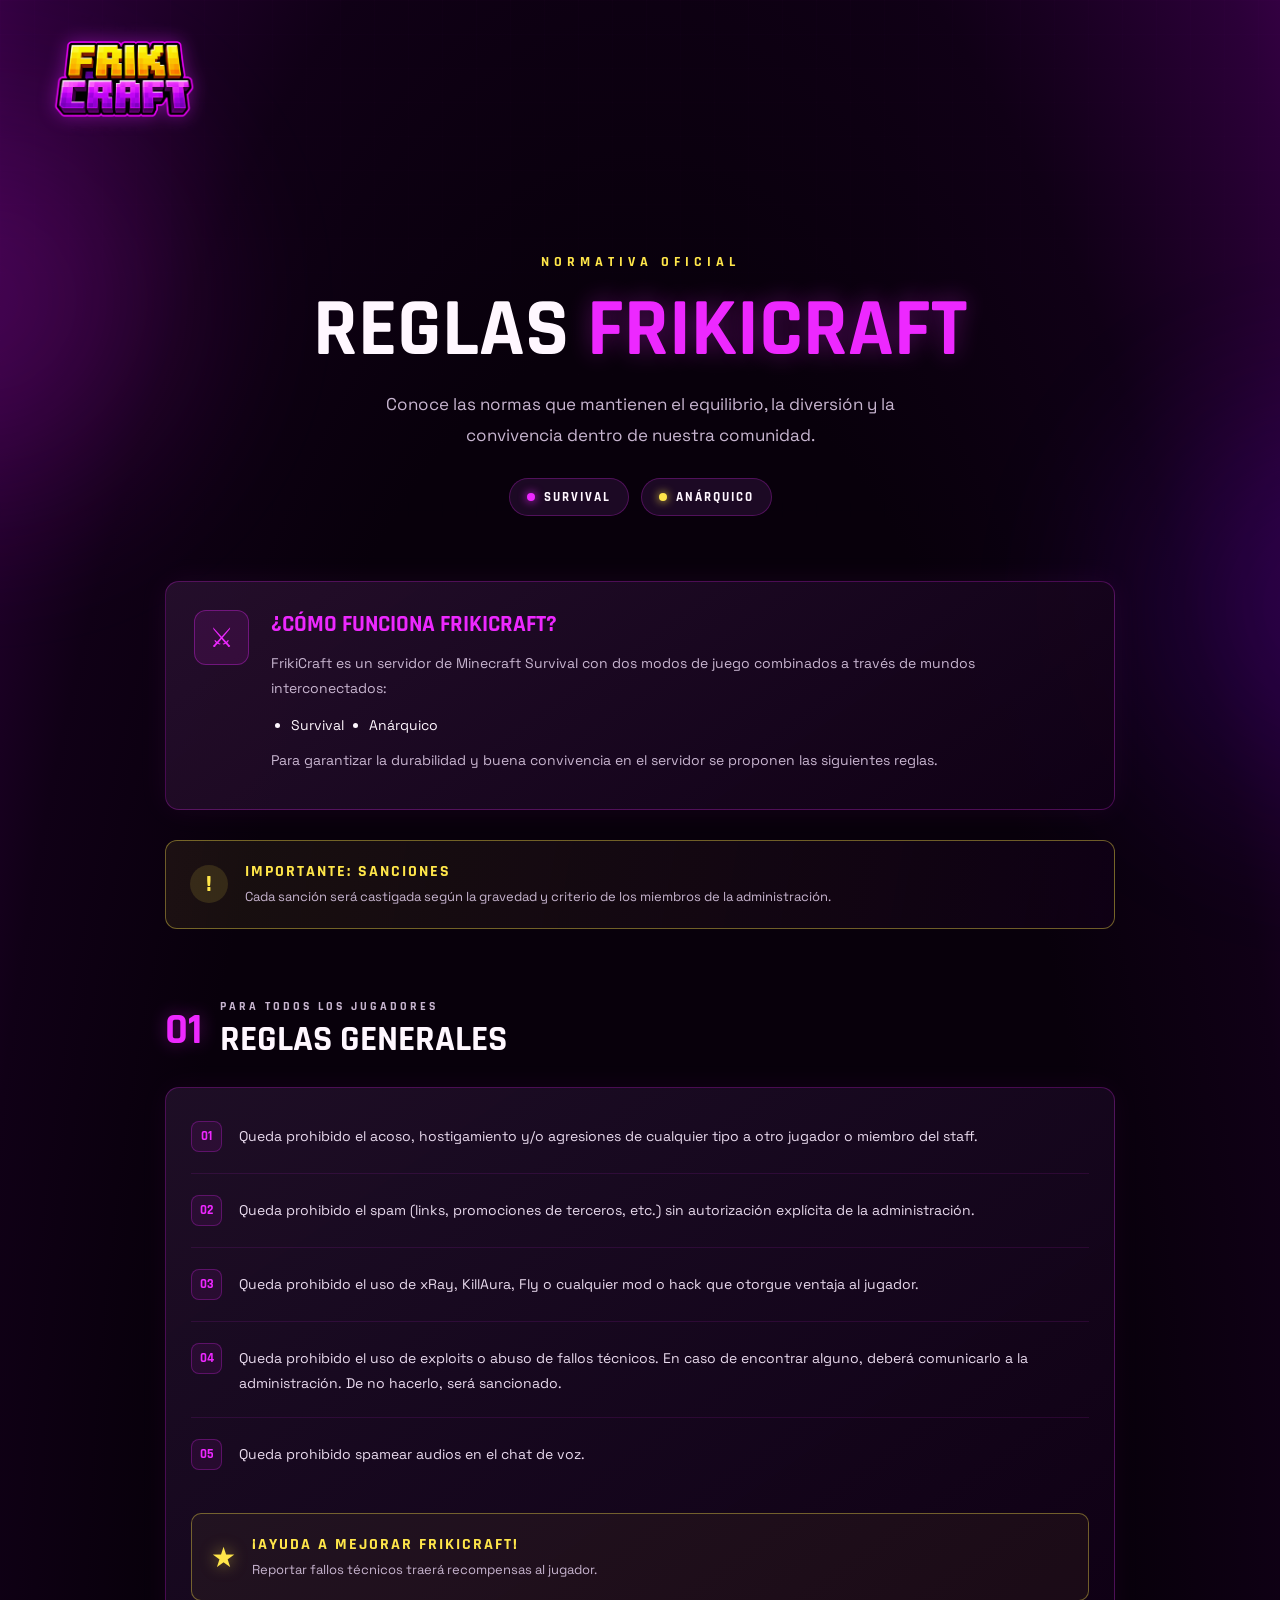
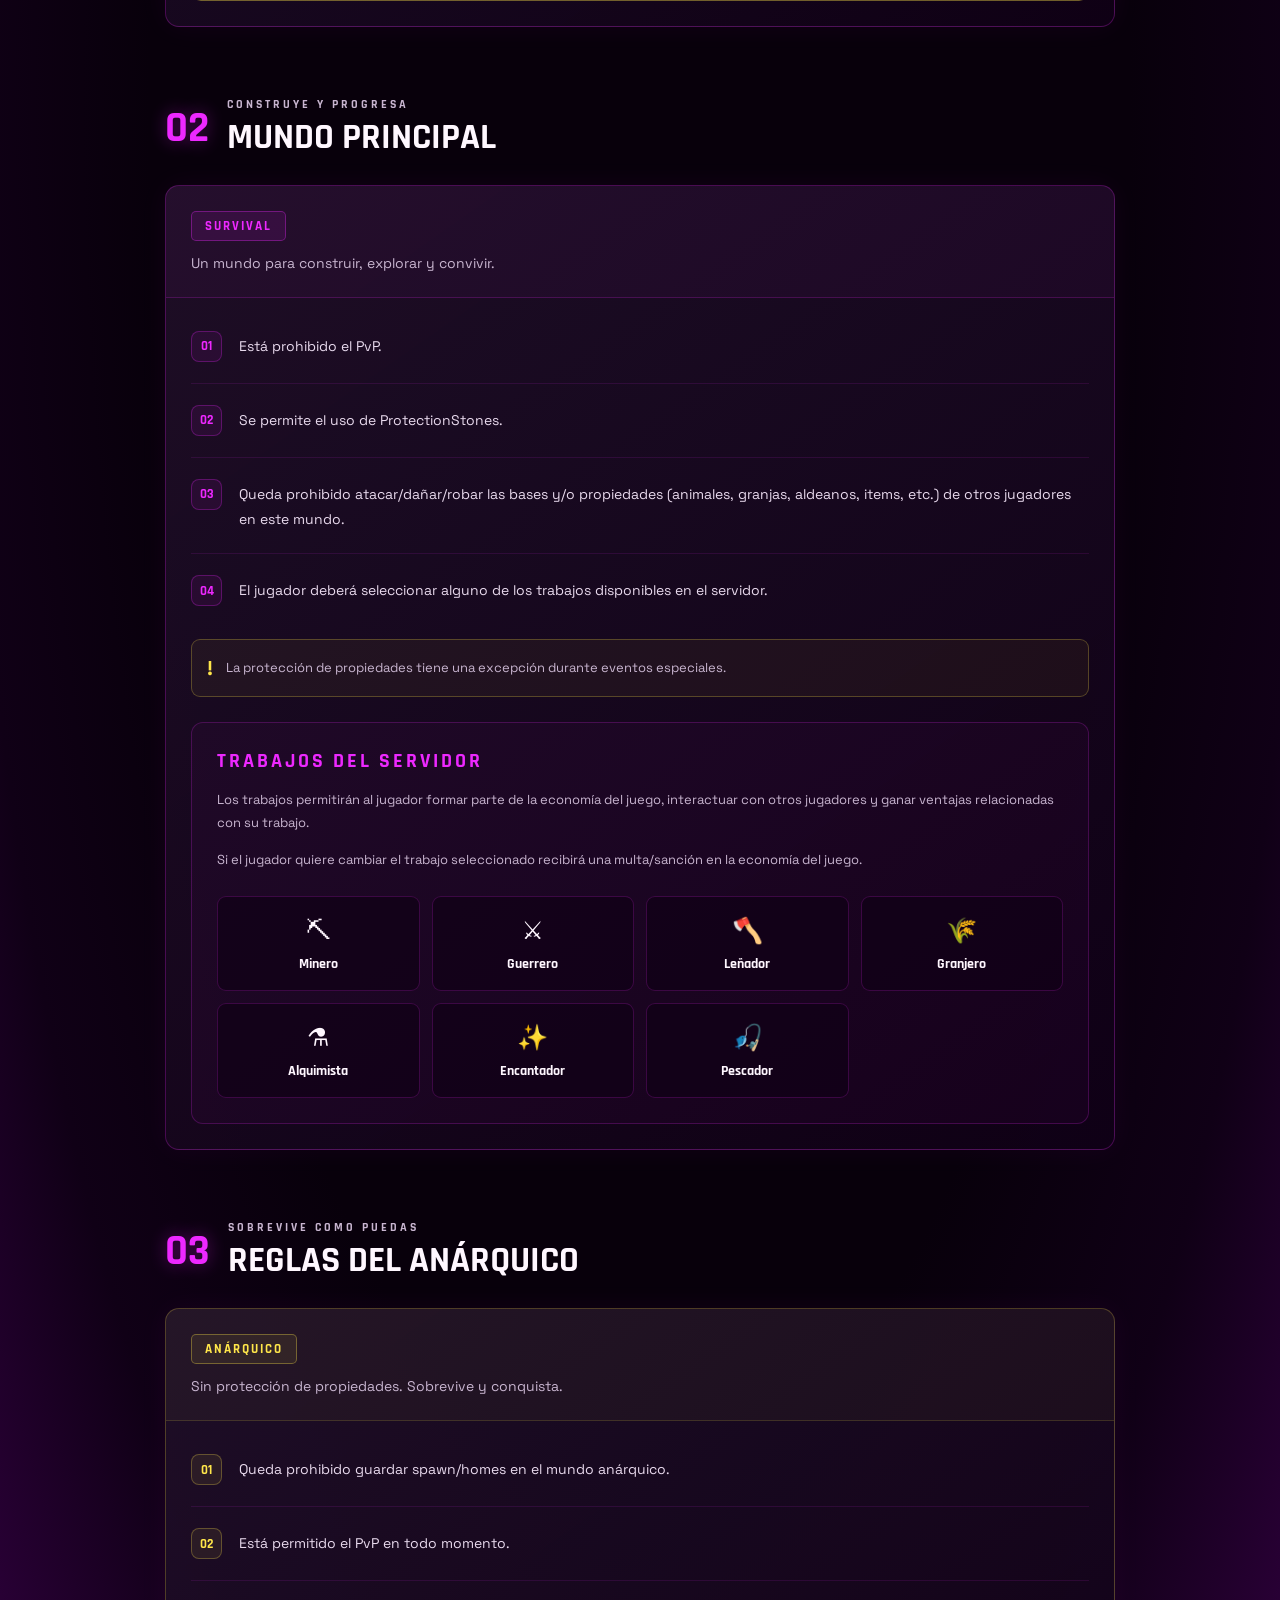
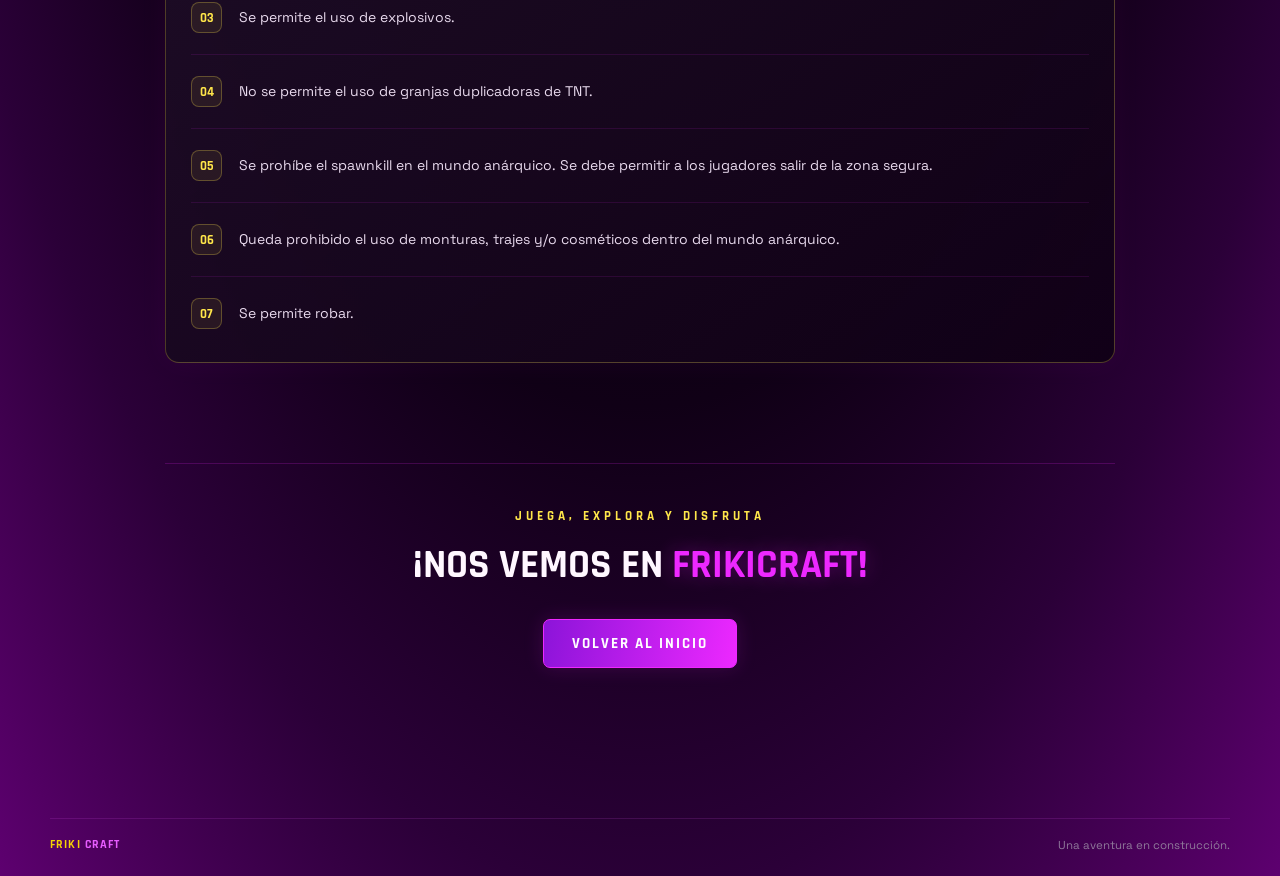
<file: reglas.html>
<!doctype html>
<html lang="es">
<head>
    <meta charset="utf-8">
    <meta name="viewport" content="width=device-width, initial-scale=1, viewport-fit=cover">
    <meta name="theme-color" content="#100016">
    <meta name="description" content="Consulta las reglas oficiales de FrikiCraft y conoce las normas de convivencia de nuestros mundos Survival y Anárquico.">

    <title>Reglas — FrikiCraft</title>

    <link rel="icon" type="image/png" href="/assets/frikicraftlogo.png">
    <link rel="stylesheet" href="/styles/home.css">
    <link rel="stylesheet" href="/styles/reglas.css">
</head>

<body>

    <div class="ambient ambient-one"></div>
    <div class="ambient ambient-two"></div>

    <header class="site-header">
        <a class="brand" href="/index.html" aria-label="FrikiCraft, inicio">
            <img src="/assets/frikicraftlogo.png" alt="FrikiCraft">
        </a>
    </header>

    <main class="reglas-page">

        <!-- ENCABEZADO -->

        <section class="reglas-hero">
            <span class="reglas-tag">NORMATIVA OFICIAL</span>

            <h1>REGLAS <span>FRIKICRAFT</span></h1>

            <p>
                Conoce las normas que mantienen el equilibrio,
                la diversión y la convivencia dentro de nuestra comunidad.
            </p>

            <div class="reglas-mundos">
                <span><span class="mundo-dot survival-dot"></span> SURVIVAL</span>
                <span><span class="mundo-dot anar-dot"></span> ANÁRQUICO</span>
            </div>
        </section>


        <!-- INTRODUCCIÓN -->

        <section class="reglas-intro">

            <div class="intro-icon">
                <span>⚔</span>
            </div>

            <div>
                <h2>¿CÓMO FUNCIONA FRIKICRAFT?</h2>

                <p>
                    FrikiCraft es un servidor de Minecraft Survival con dos
                    modos de juego combinados a través de mundos interconectados:
                </p>

                <ul class="modos-lista">
                    <li>Survival</li>
                    <li>Anárquico</li>
                </ul>

                <p>
                    Para garantizar la durabilidad y buena convivencia
                    en el servidor se proponen las siguientes reglas.
                </p>
            </div>

        </section>


        <!-- SANCIONES -->

        <section class="aviso-sanciones">
            <div class="aviso-icon">!</div>

            <div>
                <h3>IMPORTANTE: SANCIONES</h3>
                <p>
                    Cada sanción será castigada según la gravedad y criterio
                    de los miembros de la administración.
                </p>
            </div>
        </section>


        <!-- REGLAS GENERALES -->

        <section class="reglas-section">

            <div class="section-heading">
                <span class="section-number">01</span>

                <div>
                    <span class="section-kicker">PARA TODOS LOS JUGADORES</span>
                    <h2>REGLAS GENERALES</h2>
                </div>
            </div>

            <div class="reglas-card">

                <ul class="reglas-lista">

                    <li>
                        <span class="regla-icon">01</span>
                        <p>
                            Queda prohibido el acoso, hostigamiento y/o
                            agresiones de cualquier tipo a otro jugador
                            o miembro del staff.
                        </p>
                    </li>

                    <li>
                        <span class="regla-icon">02</span>
                        <p>
                            Queda prohibido el spam (links, promociones
                            de terceros, etc.) sin autorización explícita
                            de la administración.
                        </p>
                    </li>

                    <li>
                        <span class="regla-icon">03</span>
                        <p>
                            Queda prohibido el uso de xRay, KillAura,
                            Fly o cualquier mod o hack que otorgue
                            ventaja al jugador.
                        </p>
                    </li>

                    <li>
                        <span class="regla-icon">04</span>
                        <p>
                            Queda prohibido el uso de exploits o abuso
                            de fallos técnicos. En caso de encontrar alguno,
                            deberá comunicarlo a la administración.
                            De no hacerlo, será sancionado.
                        </p>
                    </li>

                    <li>
                        <span class="regla-icon">05</span>
                        <p>
                            Queda prohibido spamear audios en el chat de voz.
                        </p>
                    </li>

                </ul>

                <div class="recompensa-aviso">
                    <span class="recompensa-icon">★</span>

                    <div>
                        <strong>¡AYUDA A MEJORAR FRIKICRAFT!</strong>
                        <p>
                            Reportar fallos técnicos traerá recompensas al jugador.
                        </p>
                    </div>
                </div>

            </div>

        </section>


        <!-- MUNDO SURVIVAL -->

        <section class="reglas-section">

            <div class="section-heading">
                <span class="section-number">02</span>

                <div>
                    <span class="section-kicker">CONSTRUYE Y PROGRESA</span>
                    <h2>MUNDO PRINCIPAL</h2>
                </div>
            </div>

            <div class="mundo-card survival-card">

                <div class="mundo-card-header">
                    <span class="mundo-label survival-label">SURVIVAL</span>
                    <p>Un mundo para construir, explorar y convivir.</p>
                </div>

                <ul class="reglas-lista">

                    <li>
                        <span class="regla-icon">01</span>
                        <p>Está prohibido el PvP.</p>
                    </li>

                    <li>
                        <span class="regla-icon">02</span>
                        <p>Se permite el uso de ProtectionStones.</p>
                    </li>

                    <li>
                        <span class="regla-icon">03</span>
                        <p>
                            Queda prohibido atacar/dañar/robar las bases y/o
                            propiedades (animales, granjas, aldeanos, items, etc.)
                            de otros jugadores en este mundo.
                        </p>
                    </li>

                    <li>
                        <span class="regla-icon">04</span>
                        <p>
                            El jugador deberá seleccionar alguno de los
                            trabajos disponibles en el servidor.
                        </p>
                    </li>

                </ul>

                <div class="excepcion-aviso">
                    <span>!</span>
                    <p>La protección de propiedades tiene una excepción durante eventos especiales.</p>
                </div>

                <div class="trabajos-info">

                    <h3>TRABAJOS DEL SERVIDOR</h3>

                    <p>
                        Los trabajos permitirán al jugador formar parte
                        de la economía del juego, interactuar con otros
                        jugadores y ganar ventajas relacionadas con su trabajo.
                    </p>

                    <p>
                        Si el jugador quiere cambiar el trabajo seleccionado
                        recibirá una multa/sanción en la economía del juego.
                    </p>

                    <div class="trabajos-grid">

                        <div class="trabajo-item">
                            <span>⛏</span>
                            <p>Minero</p>
                        </div>

                        <div class="trabajo-item">
                            <span>⚔</span>
                            <p>Guerrero</p>
                        </div>

                        <div class="trabajo-item">
                            <span>🪓</span>
                            <p>Leñador</p>
                        </div>

                        <div class="trabajo-item">
                            <span>🌾</span>
                            <p>Granjero</p>
                        </div>

                        <div class="trabajo-item">
                            <span>⚗</span>
                            <p>Alquimista</p>
                        </div>

                        <div class="trabajo-item">
                            <span>✨</span>
                            <p>Encantador</p>
                        </div>

                        <div class="trabajo-item">
                            <span>🎣</span>
                            <p>Pescador</p>
                        </div>

                    </div>

                </div>

            </div>

        </section>


        <!-- MUNDO ANÁRQUICO -->

        <section class="reglas-section">

            <div class="section-heading">
                <span class="section-number">03</span>

                <div>
                    <span class="section-kicker">SOBREVIVE COMO PUEDAS</span>
                    <h2>REGLAS DEL ANÁRQUICO</h2>
                </div>
            </div>

            <div class="mundo-card anar-card">

                <div class="mundo-card-header">
                    <span class="mundo-label anar-label">ANÁRQUICO</span>
                    <p>Sin protección de propiedades. Sobrevive y conquista.</p>
                </div>

                <ul class="reglas-lista">

                    <li>
                        <span class="regla-icon">01</span>
                        <p>
                            Queda prohibido guardar spawn/homes en el mundo anárquico.
                        </p>
                    </li>

                    <li>
                        <span class="regla-icon">02</span>
                        <p>Está permitido el PvP en todo momento.</p>
                    </li>

                    <li>
                        <span class="regla-icon">03</span>
                        <p>Se permite el uso de explosivos.</p>
                    </li>

                    <li>
                        <span class="regla-icon">04</span>
                        <p>
                            No se permite el uso de granjas duplicadoras de TNT.
                        </p>
                    </li>

                    <li>
                        <span class="regla-icon">05</span>
                        <p>
                            Se prohíbe el spawnkill en el mundo anárquico.
                            Se debe permitir a los jugadores salir de la zona segura.
                        </p>
                    </li>

                    <li>
                        <span class="regla-icon">06</span>
                        <p>
                            Queda prohibido el uso de monturas, trajes y/o
                            cosméticos dentro del mundo anárquico.
                        </p>
                    </li>

                    <li>
                        <span class="regla-icon">07</span>
                        <p>Se permite robar.</p>
                    </li>

                </ul>

            </div>

        </section>


        <!-- REGRESAR -->

        <section class="reglas-final">
            <span>JUEGA, EXPLORA Y DISFRUTA</span>
            <h2>¡NOS VEMOS EN <strong>FRIKICRAFT!</strong></h2>

            <a href="/index.html" class="volver-inicio">
                VOLVER AL INICIO
            </a>
        </section>

    </main>


    <footer>
        <span class="footer-mark">FRIKI<span>CRAFT</span></span>
        <span>Una aventura en construcción.</span>
    </footer>

</body>
</html>
</file>
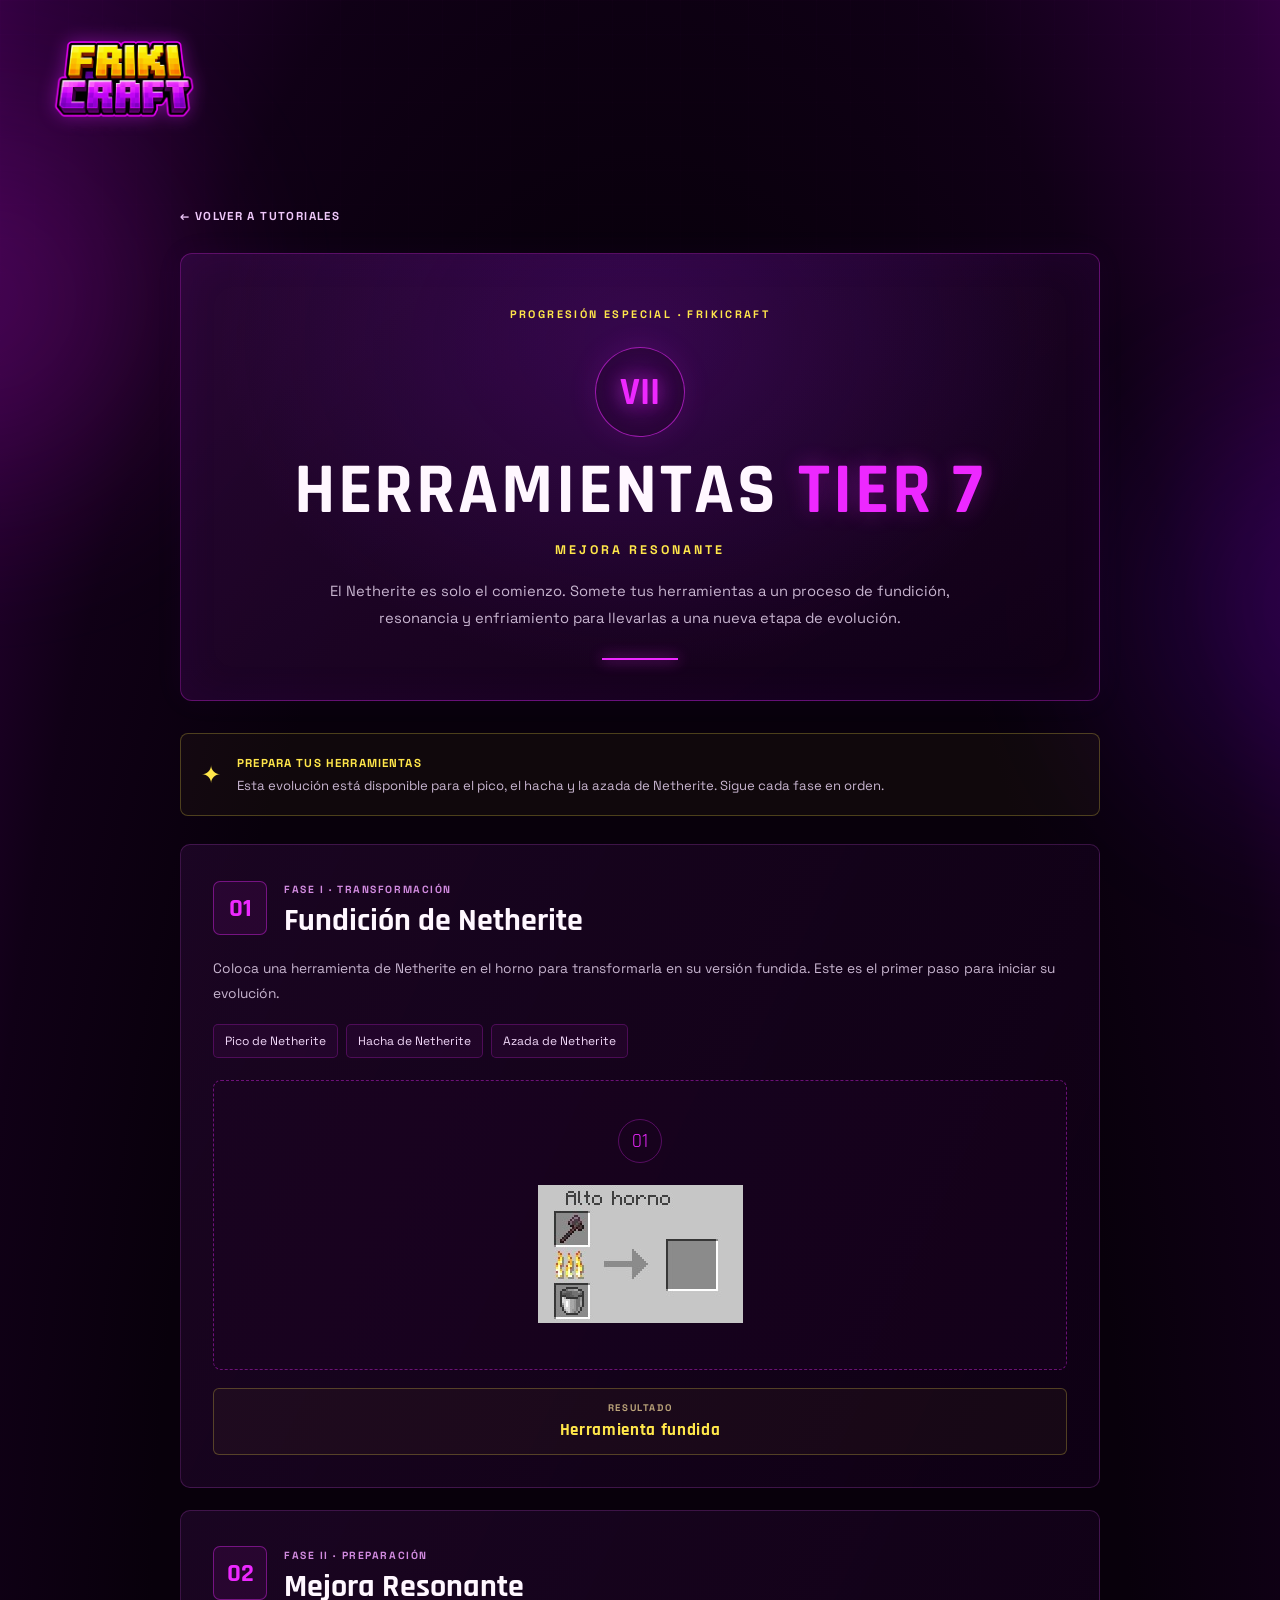
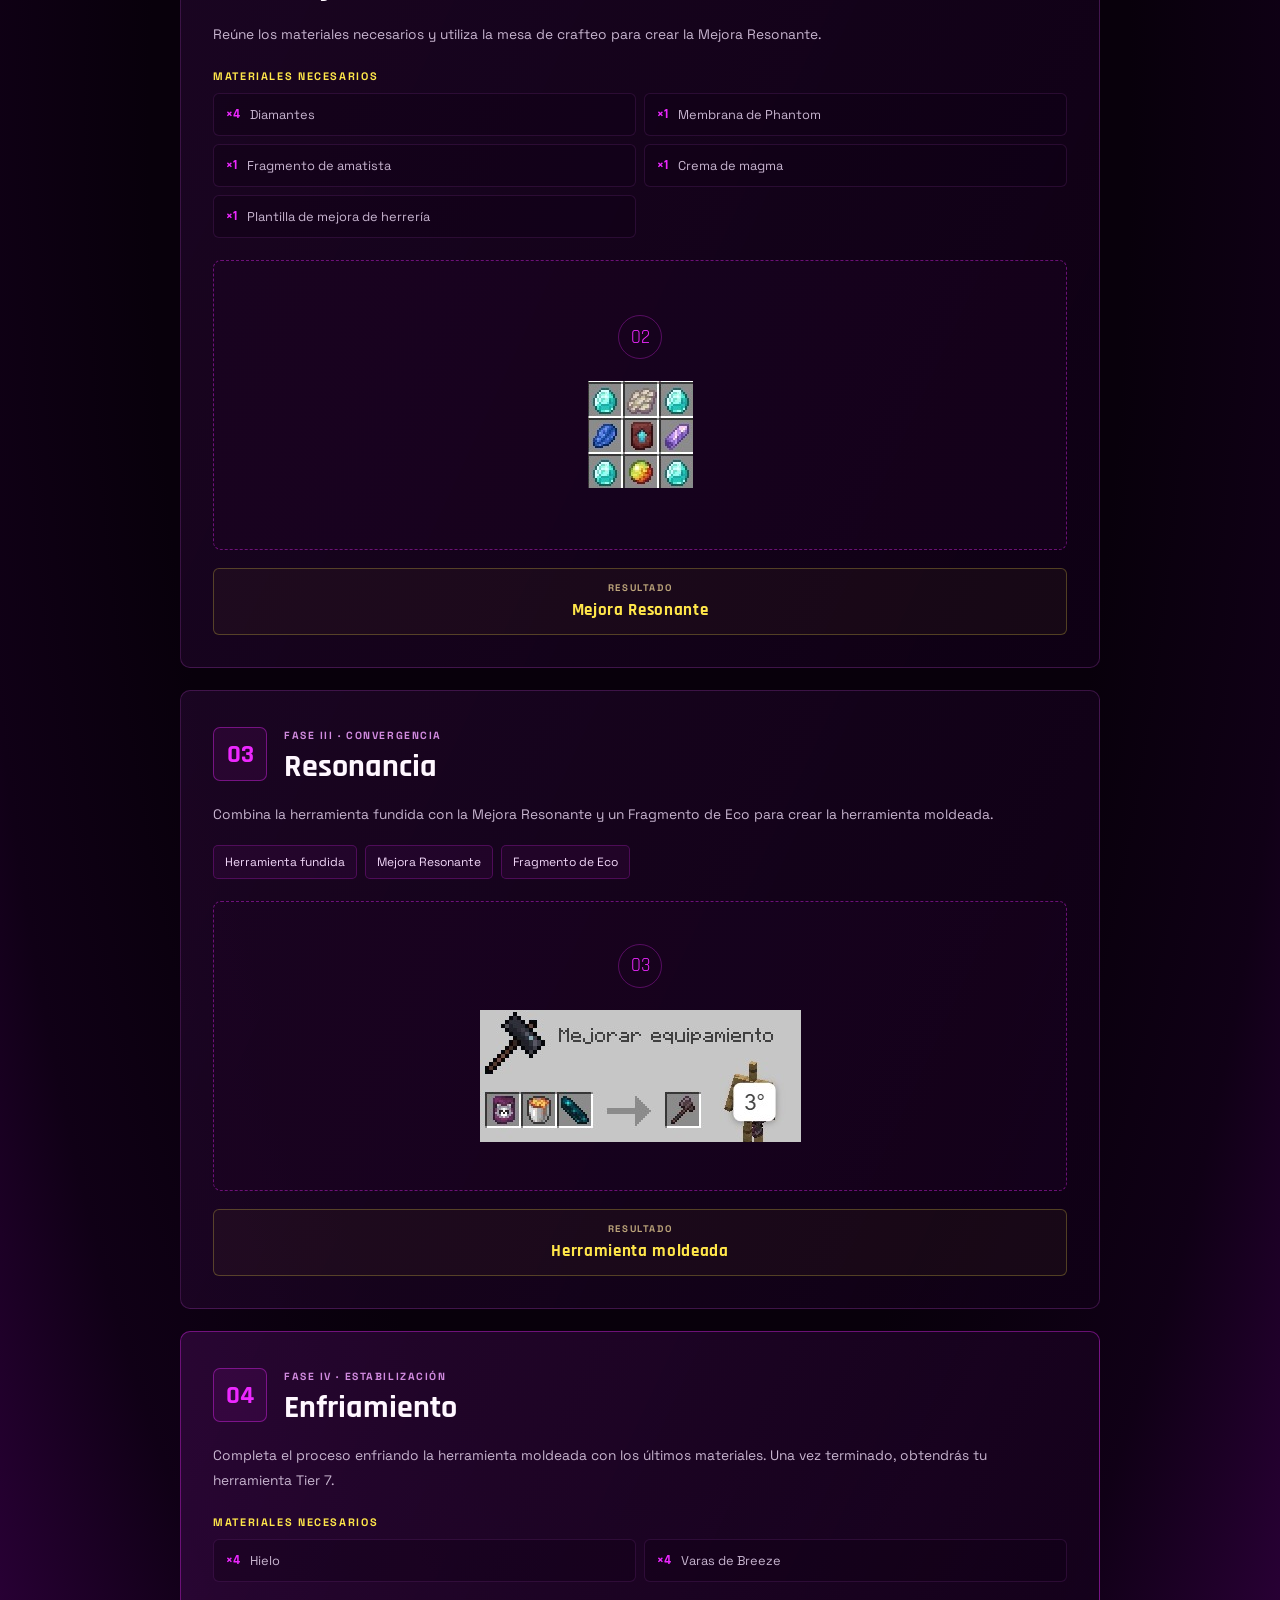
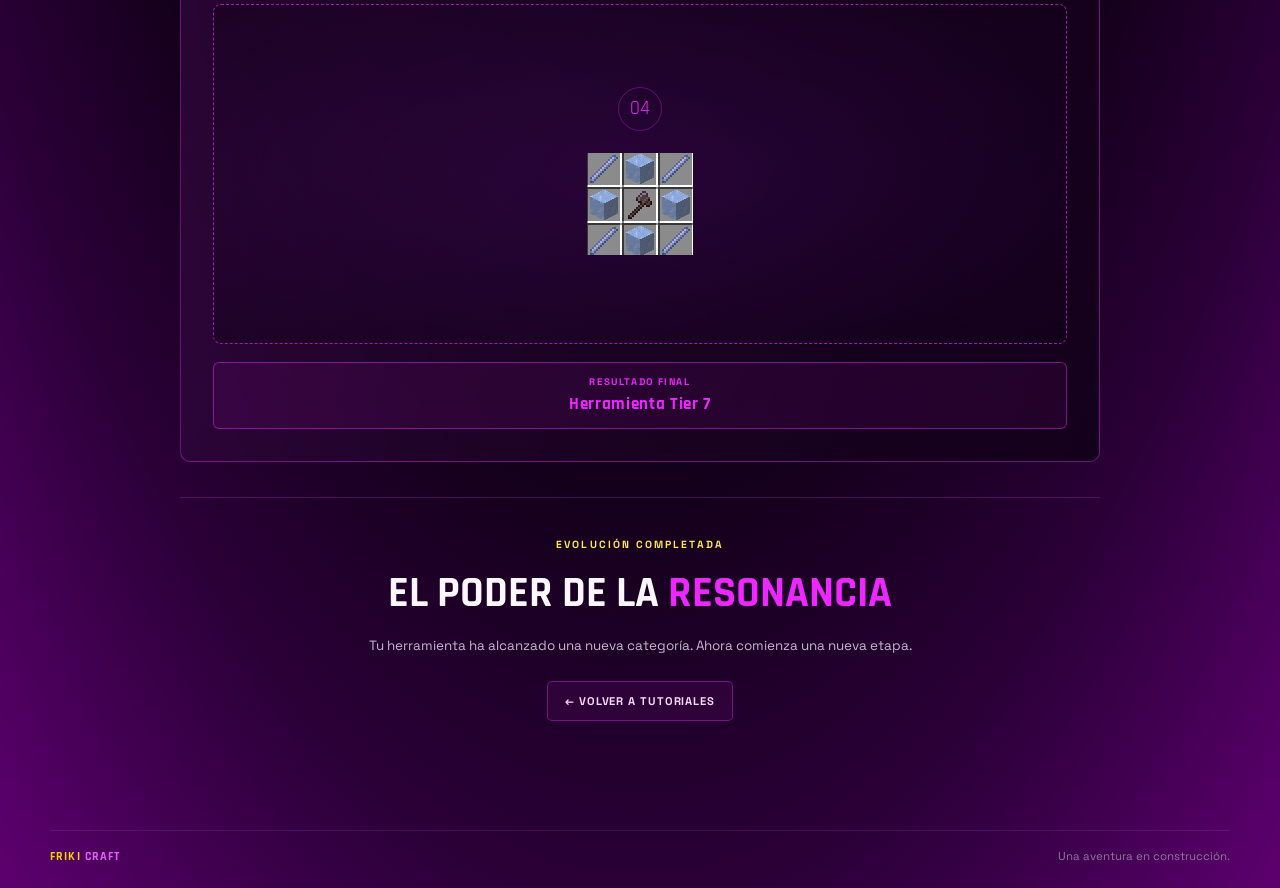
<file: tier7.html>
<!DOCTYPE html>
<html lang="es">
<head>
  <meta charset="UTF-8">
  <meta name="viewport" content="width=device-width, initial-scale=1, viewport-fit=cover">
  <meta name="theme-color" content="#100016">
  <meta name="description" content="Guía de FrikiCraft para crear las herramientas Tier 7 mediante la Mejora Resonante.">
  <title>FrikiCraft — Herramientas Tier 7</title>
  <link rel="icon" type="image/png" href="/assets/frikicraftlogo.png">
  <link rel="stylesheet" href="/styles/home.css">
  <link rel="stylesheet" href="/styles/tier7.css">
</head>
<body class="tier7-page">
  <div class="ambient ambient-one"></div>
  <div class="ambient ambient-two"></div>


  <header class="site-header">
    <a class="brand" href="/index.html" aria-label="FrikiCraft, inicio">
      <img src="/assets/frikicraftlogo.png" alt="FrikiCraft">
    </a>
  </header>


  <main class="tier7-container">
    <a class="tier7-back" href="/tutoriales.html">← VOLVER A TUTORIALES</a>


    <section class="tier7-hero">
      <span class="tier7-kicker">PROGRESIÓN ESPECIAL · FRIKICRAFT</span>
      <div class="tier7-emblem" aria-hidden="true"><span>VII</span></div>
      <h1>HERRAMIENTAS <span>TIER 7</span></h1>
      <p class="tier7-subtitle">MEJORA RESONANTE</p>
      <p class="tier7-description">
        El Netherite es solo el comienzo. Somete tus herramientas a un proceso de fundición,
        resonancia y enfriamiento para llevarlas a una nueva etapa de evolución.
      </p>
      <div class="tier7-hero-line"></div>
    </section>


    <section class="tier7-warning">
      <span class="warning-icon">✦</span>
      <p><strong>PREPARA TUS HERRAMIENTAS</strong><br>Esta evolución está disponible para el pico, el hacha y la azada de Netherite. Sigue cada fase en orden.</p>
    </section>


    <section class="tier7-phases" aria-label="Proceso de evolución Tier 7">
      <!-- FASE 01 -->
      <article class="tier7-phase" id="fundicion">
        <div class="phase-heading">
          <div class="phase-number">01</div>
          <div>
            <span class="phase-label">FASE I · TRANSFORMACIÓN</span>
            <h2>Fundición de Netherite</h2>
          </div>
        </div>
        <p class="phase-text">
          Coloca una herramienta de Netherite en el horno para transformarla en su versión fundida.
          Este es el primer paso para iniciar su evolución.
        </p>
        <div class="phase-items">
          <span class="tier7-item">Pico de Netherite</span>
          <span class="tier7-item">Hacha de Netherite</span>
          <span class="tier7-item">Azada de Netherite</span>
        </div>
        <div class="tier7-image-slot">
          <div class="image-slot-mark">01</div>
          <p><img src="/assets/tier7/paso1.jpeg" alt="paso1"></p>
        </div>
        <div class="phase-result"><span>RESULTADO</span><strong>Herramienta fundida</strong></div>
      </article>


      <!-- FASE 02 -->
      <article class="tier7-phase" id="mejora-resonante">
        <div class="phase-heading">
          <div class="phase-number">02</div>
          <div>
            <span class="phase-label">FASE II · PREPARACIÓN</span>
            <h2>Mejora Resonante</h2>
          </div>
        </div>
        <p class="phase-text">
          Reúne los materiales necesarios y utiliza la mesa de crafteo para crear la Mejora Resonante.
        </p>
        <div class="materials-title">MATERIALES NECESARIOS</div>
        <ul class="tier7-materials">
          <li><span class="material-count">×4</span> Diamantes</li>
          <li><span class="material-count">×1</span> Membrana de Phantom</li>
          <li><span class="material-count">×1</span> Fragmento de amatista</li>
          <li><span class="material-count">×1</span> Crema de magma</li>
          <li><span class="material-count">×1</span> Plantilla de mejora de herrería</li>
        </ul>
        <div class="tier7-image-slot">
          <div class="image-slot-mark">02</div>
          <p><img src="/assets/tier7/paso2.jpeg" alt="paso2"></p>
        </div>
        <div class="phase-result"><span>RESULTADO</span><strong>Mejora Resonante</strong></div>
      </article>


      <!-- FASE 03 -->
      <article class="tier7-phase" id="resonancia">
        <div class="phase-heading">
          <div class="phase-number">03</div>
          <div>
            <span class="phase-label">FASE III · CONVERGENCIA</span>
            <h2>Resonancia</h2>
          </div>
        </div>
        <p class="phase-text">
          Combina la herramienta fundida con la Mejora Resonante y un Fragmento de Eco
          para crear la herramienta moldeada.
        </p>
        <div class="phase-items">
          <span class="tier7-item">Herramienta fundida</span>
          <span class="tier7-item">Mejora Resonante</span>
          <span class="tier7-item">Fragmento de Eco</span>
        </div>
        <div class="tier7-image-slot">
          <div class="image-slot-mark">03</div>
          <p><img src="/assets/tier7/paso3.jpeg" alt="paso3"></p>
        </div>
        <div class="phase-result"><span>RESULTADO</span><strong>Herramienta moldeada</strong></div>
      </article>


      <!-- FASE 04 -->
      <article class="tier7-phase tier7-phase-final" id="enfriamiento">
        <div class="phase-heading">
          <div class="phase-number">04</div>
          <div>
            <span class="phase-label">FASE IV · ESTABILIZACIÓN</span>
            <h2>Enfriamiento</h2>
          </div>
        </div>
        <p class="phase-text">
          Completa el proceso enfriando la herramienta moldeada con los últimos materiales.
          Una vez terminado, obtendrás tu herramienta Tier 7.
        </p>
        <div class="materials-title">MATERIALES NECESARIOS</div>
        <ul class="tier7-materials">
          <li><span class="material-count">×4</span> Hielo</li>
          <li><span class="material-count">×4</span> Varas de Breeze</li>
        </ul>
        <div class="tier7-image-slot tier7-final-slot">
          <div class="image-slot-mark">04</div>
          <p><img src="/assets/tier7/paso4.jpeg" alt="paso4"></p>
        </div>
        <div class="phase-result phase-result-final"><span>RESULTADO FINAL</span><strong>Herramienta Tier 7</strong></div>
      </article>
    </section>


    <section class="tier7-finale">
      <span>EVOLUCIÓN COMPLETADA</span>
      <h2>EL PODER DE LA <span>RESONANCIA</span></h2>
      <p>Tu herramienta ha alcanzado una nueva categoría. Ahora comienza una nueva etapa.</p>
      <a href="/tutoriales.html" class="tier7-return-button">← VOLVER A TUTORIALES</a>
    </section>
  </main>


  <footer>
    <span class="footer-mark">FRIKI<span>CRAFT</span></span>
    <span>Una aventura en construcción.</span>
  </footer>
</body>
</html>
</file>
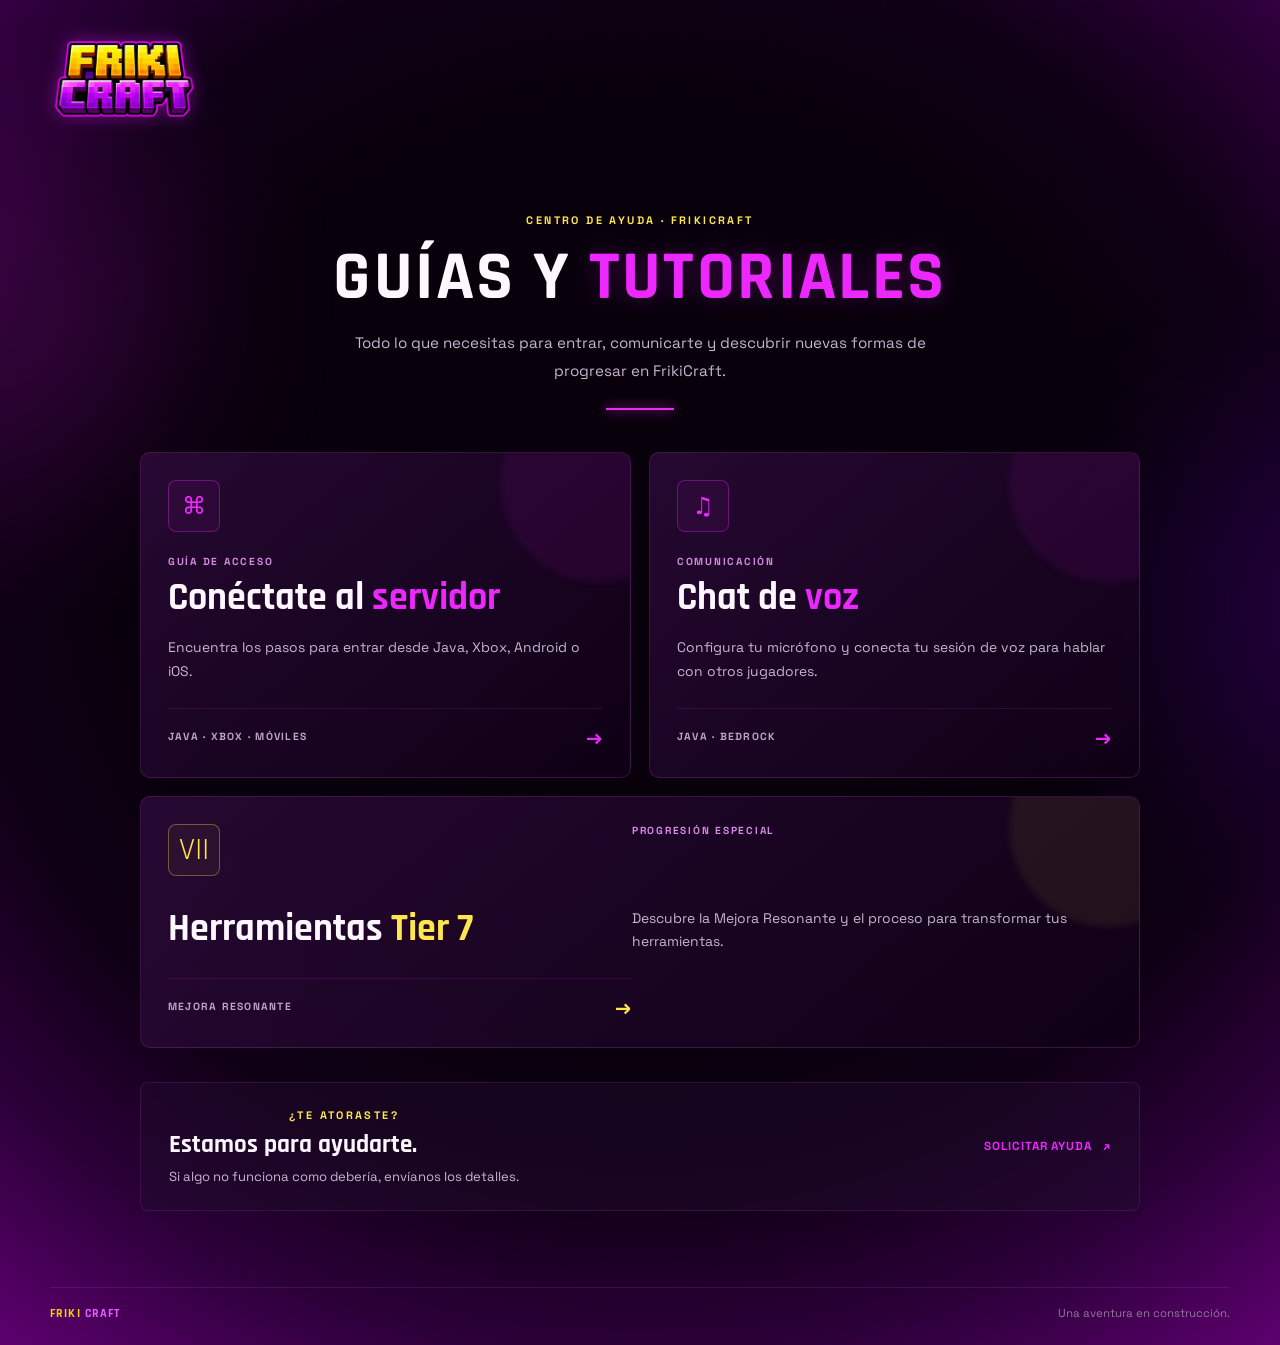
<file: tutoriales.html>
<!doctype html>
<html lang="es"><head>
<meta charset="utf-8"><meta name="viewport" content="width=device-width, initial-scale=1, viewport-fit=cover">
<meta name="theme-color" content="#100016"><meta name="description" content="Centro de guías y tutoriales de FrikiCraft.">
<title>FrikiCraft — Tutoriales</title><link rel="icon" type="image/png" href="/assets/frikicraftlogo.png">
<link rel="stylesheet" href="/styles/home.css"><link rel="stylesheet" href="/styles/tutoriales.css">
</head><body class="guides-page">
<div class="ambient ambient-one"></div><div class="ambient ambient-two"></div>
<header class="site-header"><a class="brand" href="/index.html" aria-label="FrikiCraft, inicio"><img src="/assets/frikicraftlogo.png" alt="FrikiCraft"></a></header>
<main class="guides-wrap">
<section class="guides-hero"><span class="eyebrow">CENTRO DE AYUDA · FRIKICRAFT</span><h1>GUÍAS Y <span>TUTORIALES</span></h1><p>Todo lo que necesitas para entrar, comunicarte y descubrir nuevas formas de progresar en FrikiCraft.</p><div class="hero-rule"></div></section>
<section class="guide-grid" aria-label="Guías disponibles">
<a class="guide-tile guide-platforms" href="/plataformas.html"><div class="tile-icon">⌘</div><span class="tile-kicker">GUÍA DE ACCESO</span><h2>Conéctate al <span>servidor</span></h2><p>Encuentra los pasos para entrar desde Java, Xbox, Android o iOS.</p><div class="tile-bottom"><span>JAVA · XBOX · MÓVILES</span><b>→</b></div></a>
<a class="guide-tile guide-audio" href="/audio.html"><div class="tile-icon">♫</div><span class="tile-kicker">COMUNICACIÓN</span><h2>Chat de <span>voz</span></h2><p>Configura tu micrófono y conecta tu sesión de voz para hablar con otros jugadores.</p><div class="tile-bottom"><span>JAVA · BEDROCK</span><b>→</b></div></a>
<a class="guide-tile guide-tier" href="/tier7.html"><div class="tile-icon tier-symbol">VII</div><span class="tile-kicker">PROGRESIÓN ESPECIAL</span><h2>Herramientas <span>Tier 7</span></h2><p>Descubre la Mejora Resonante y el proceso para transformar tus herramientas.</p><div class="tile-bottom"><span>MEJORA RESONANTE</span><b>→</b></div></a>
</section>
<section class="help-strip"><div><span class="eyebrow">¿TE ATORASTE?</span><h2>Estamos para ayudarte.</h2><p>Si algo no funciona como debería, envíanos los detalles.</p></div><a href="https://docs.google.com/forms/d/e/1FAIpQLSfOlmX_oSaPpSdAE0PEqjpbhW_-kL8zRvAEA4msyfyzc8IVGw/viewform?usp=publish-editor" target="_blank" rel="noopener noreferrer">SOLICITAR AYUDA <span>↗</span></a></section>
</main><footer><span class="footer-mark">FRIKI<span>CRAFT</span></span><span>Una aventura en construcción.</span></footer></body></html>
</file>
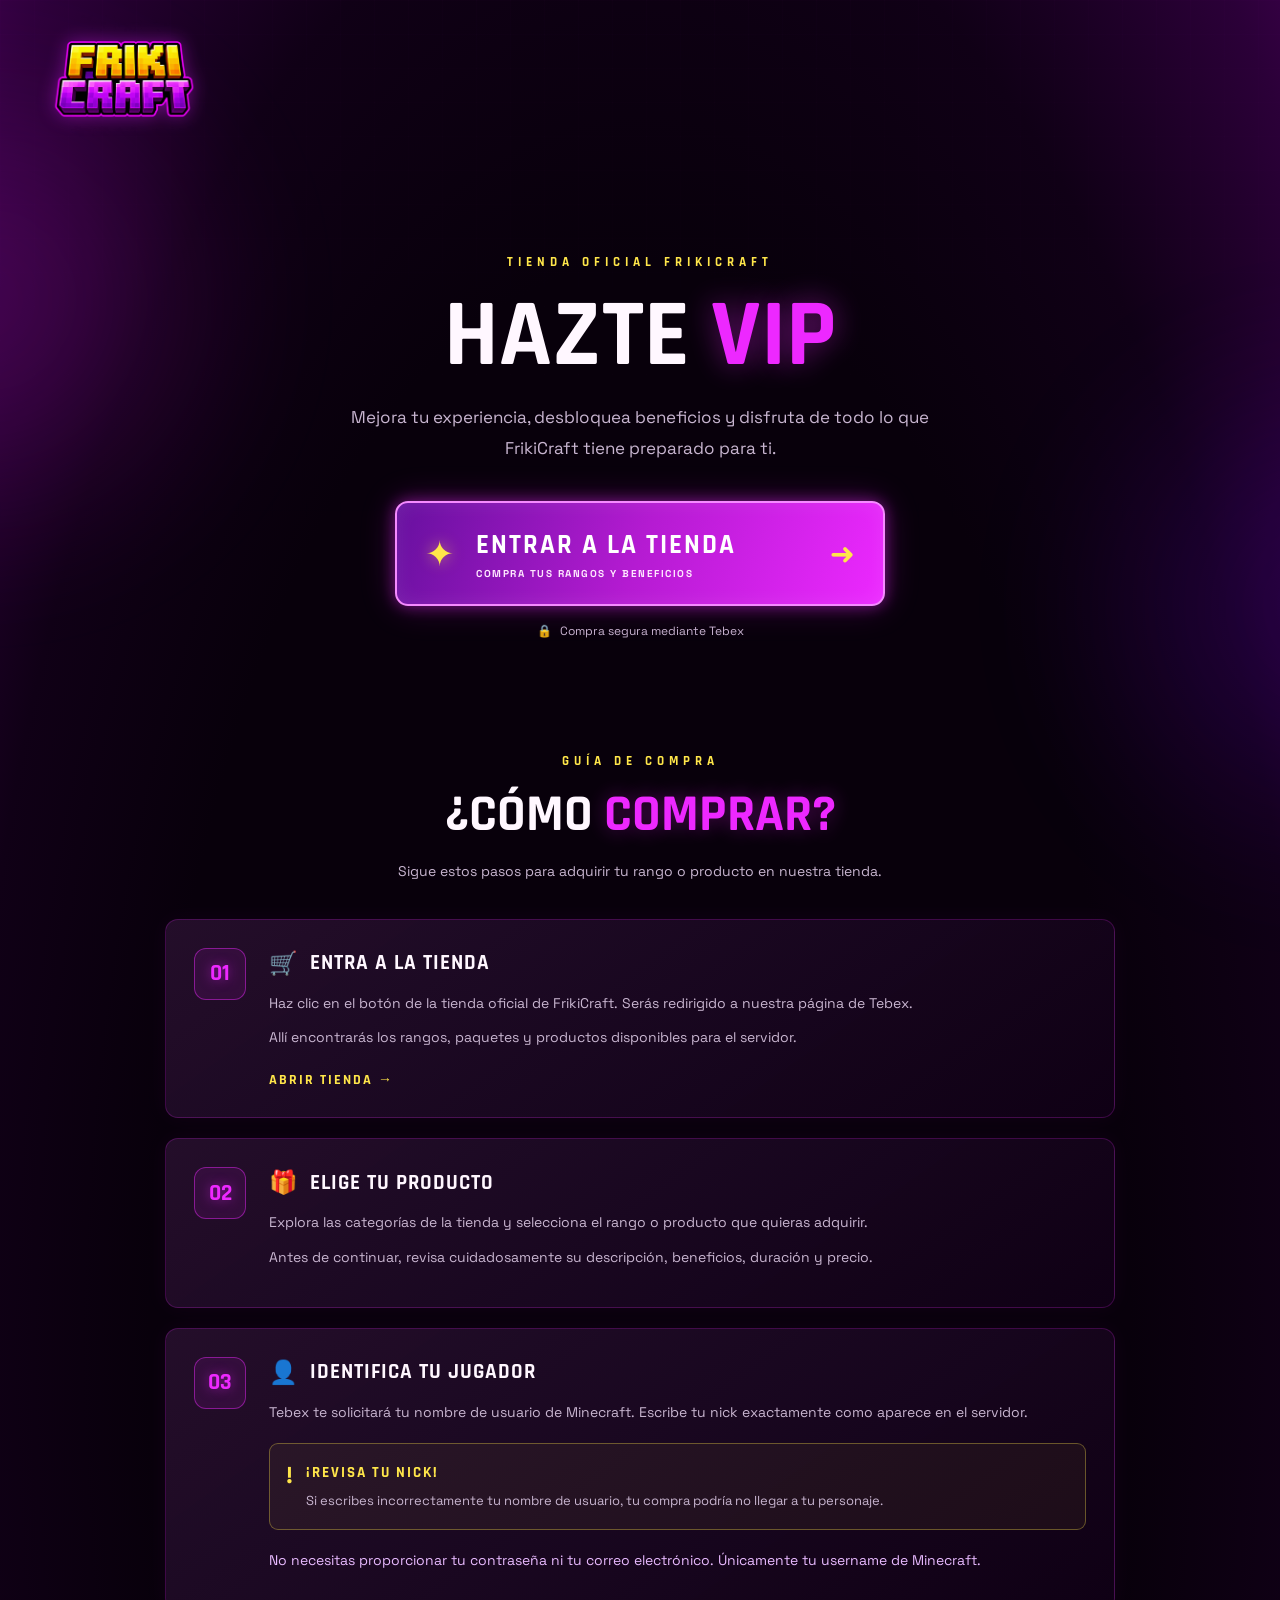
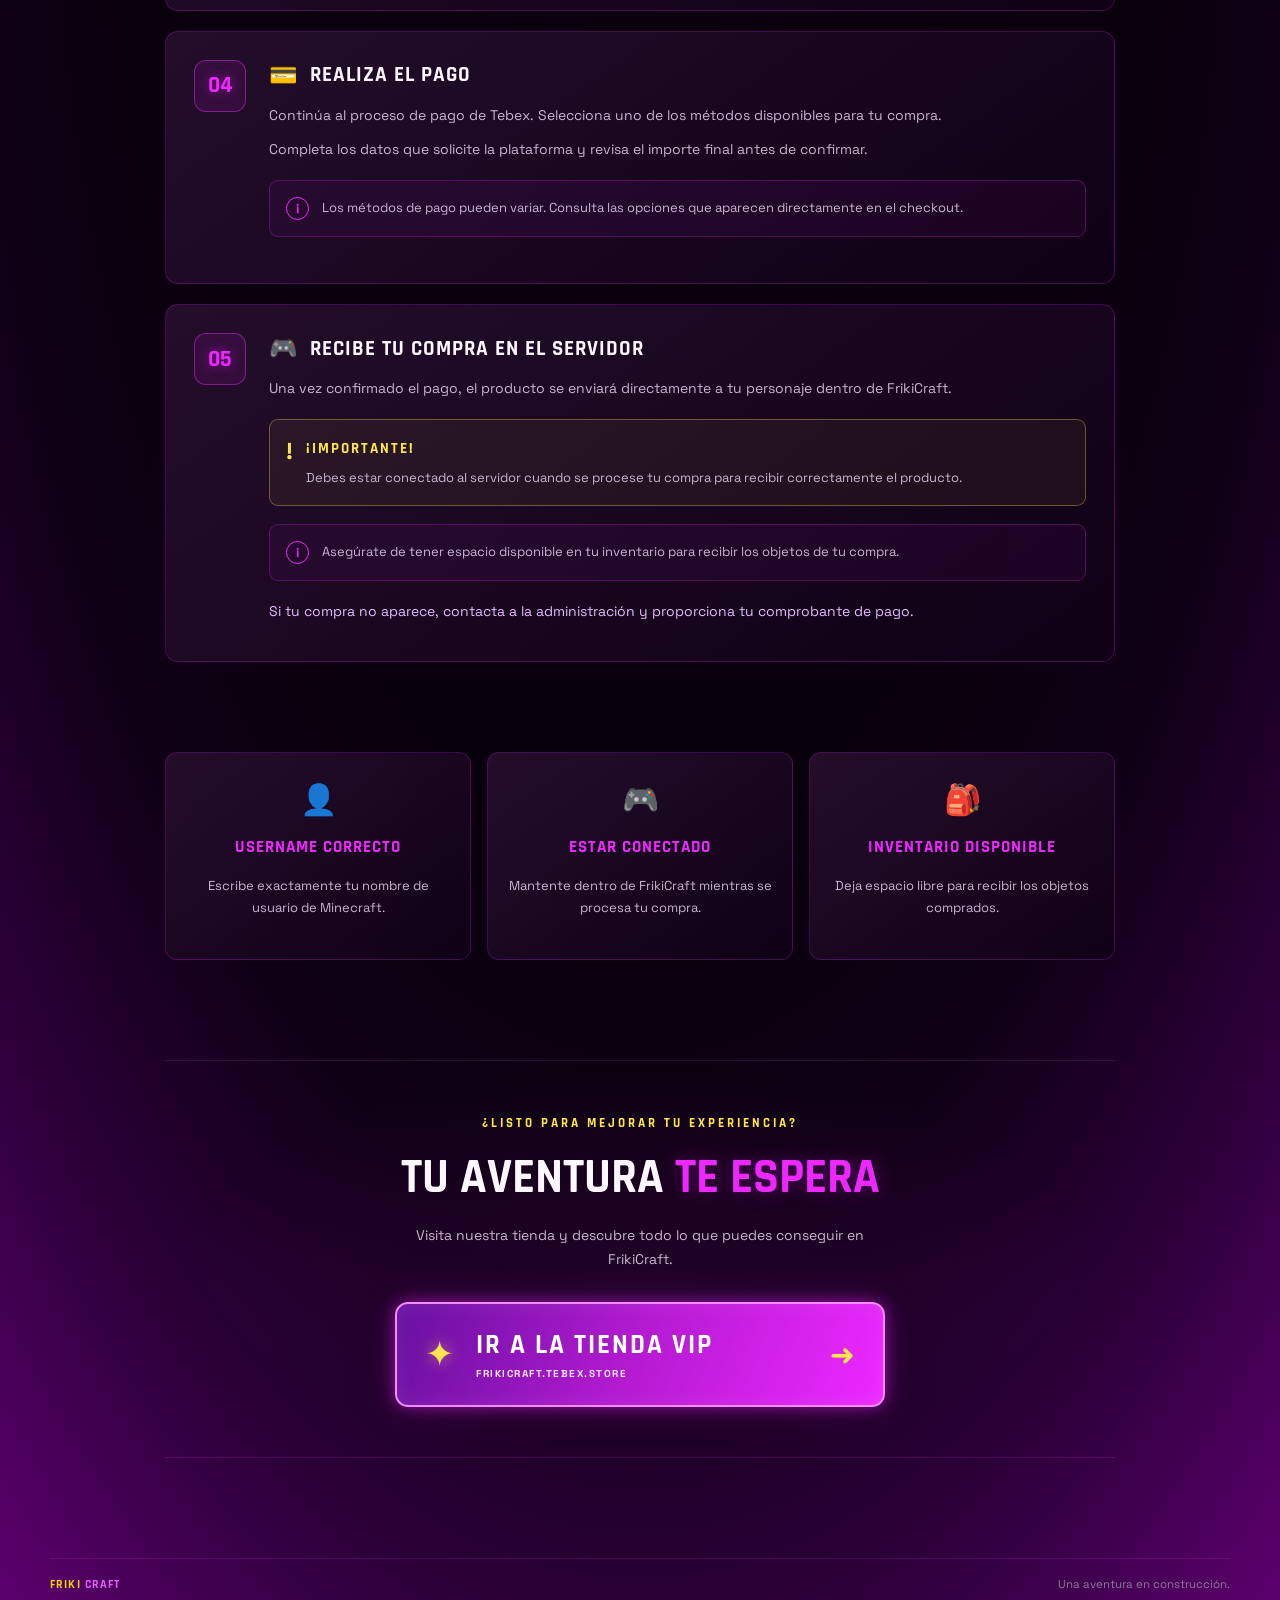
<file: vip.html>
<!doctype html>
<html lang="es">
<head>
    <meta charset="utf-8">
    <meta name="viewport" content="width=device-width, initial-scale=1, viewport-fit=cover">
    <meta name="theme-color" content="#100016">
    <meta name="description" content="Conoce cómo comprar rangos y beneficios VIP para FrikiCraft desde nuestra tienda oficial.">

    <title>Tienda VIP — FrikiCraft</title>

    <link rel="icon" type="image/png" href="/assets/frikicraftlogo.png">
    <link rel="stylesheet" href="/styles/home.css">
    <link rel="stylesheet" href="/styles/vip.css">
</head>

<body>

    <div class="ambient ambient-one"></div>
    <div class="ambient ambient-two"></div>

    <header class="site-header">
        <a class="brand" href="/index.html" aria-label="FrikiCraft, inicio">
            <img src="/assets/frikicraftlogo.png" alt="FrikiCraft">
        </a>
    </header>

    <main class="vip-page">

        <!-- HERO -->

        <section class="vip-hero">

            <span class="vip-tag">TIENDA OFICIAL FRIKICRAFT</span>

            <h1>HAZTE <span>VIP</span></h1>

            <p>
                Mejora tu experiencia, desbloquea beneficios y disfruta
                de todo lo que FrikiCraft tiene preparado para ti.
            </p>

            <a
                href="https://frikicraft.tebex.store/"
                class="vip-main-button"
                target="_blank"
                rel="noopener noreferrer">

                <span class="button-icon">✦</span>

                <span class="button-content">
                    <strong>ENTRAR A LA TIENDA</strong>
                    <small>COMPRA TUS RANGOS Y BENEFICIOS</small>
                </span>

                <span class="button-arrow">➜</span>
            </a>

            <div class="vip-security">
                <span>🔒</span>
                Compra segura mediante Tebex
            </div>

        </section>


        <!-- TUTORIAL -->

        <section class="vip-tutorial">

            <div class="vip-section-heading">
                <span class="vip-section-tag">GUÍA DE COMPRA</span>
                <h2>¿CÓMO <span>COMPRAR?</span></h2>
                <p>
                    Sigue estos pasos para adquirir tu rango o producto
                    en nuestra tienda.
                </p>
            </div>


            <!-- PASO 1 -->

            <article class="vip-step">

                <div class="step-number">01</div>

                <div class="step-content">

                    <div class="step-heading">
                        <span class="step-icon">🛒</span>
                        <h3>ENTRA A LA TIENDA</h3>
                    </div>

                    <p>
                        Haz clic en el botón de la tienda oficial de FrikiCraft.
                        Serás redirigido a nuestra página de Tebex.
                    </p>

                    <p>
                        Allí encontrarás los rangos, paquetes y productos
                        disponibles para el servidor.
                    </p>

                    <a
                        href="https://frikicraft.tebex.store/"
                        target="_blank"
                        rel="noopener noreferrer"
                        class="step-link">
                        ABRIR TIENDA →
                    </a>

                </div>

            </article>


            <!-- PASO 2 -->

            <article class="vip-step">

                <div class="step-number">02</div>

                <div class="step-content">

                    <div class="step-heading">
                        <span class="step-icon">🎁</span>
                        <h3>ELIGE TU PRODUCTO</h3>
                    </div>

                    <p>
                        Explora las categorías de la tienda y selecciona
                        el rango o producto que quieras adquirir.
                    </p>

                    <p>
                        Antes de continuar, revisa cuidadosamente su
                        descripción, beneficios, duración y precio.
                    </p>

                </div>

            </article>

            <!-- PASO 3 -->

            <article class="vip-step">

                <div class="step-number">03</div>

                <div class="step-content">

                    <div class="step-heading">
                        <span class="step-icon">👤</span>
                        <h3>IDENTIFICA TU JUGADOR</h3>
                    </div>

                    <p>
                        Tebex te solicitará tu nombre de usuario de Minecraft.
                        Escribe tu nick exactamente como aparece en el servidor.
                    </p>

                    <div class="vip-warning">
                        <span>!</span>
                        <p>
                            <strong>¡REVISA TU NICK!</strong>
                            Si escribes incorrectamente tu nombre de usuario,
                            tu compra podría no llegar a tu personaje.
                        </p>
                    </div>

                    <p class="step-extra">
                        No necesitas proporcionar tu contraseña ni tu correo electrónico.
                        Únicamente tu username de Minecraft.
                    </p>

                </div>

            </article>

            <!-- PASO 4 -->

            <article class="vip-step">

                <div class="step-number">04</div>

                <div class="step-content">

                    <div class="step-heading">
                        <span class="step-icon">💳</span>
                        <h3>REALIZA EL PAGO</h3>
                    </div>

                    <p>
                        Continúa al proceso de pago de Tebex.
                        Selecciona uno de los métodos disponibles
                        para tu compra.
                    </p>

                    <p>
                        Completa los datos que solicite la plataforma
                        y revisa el importe final antes de confirmar.
                    </p>

                    <div class="vip-info">
                        <span>i</span>
                        <p>
                            Los métodos de pago pueden variar.
                            Consulta las opciones que aparecen
                            directamente en el checkout.
                        </p>
                    </div>

                </div>

            </article>

            <!-- PASO 5 -->

            <article class="vip-step">

                <div class="step-number">05</div>

                <div class="step-content">

                    <div class="step-heading">
                        <span class="step-icon">🎮</span>
                        <h3>RECIBE TU COMPRA EN EL SERVIDOR</h3>
                    </div>

                    <p>
                        Una vez confirmado el pago, el producto se enviará
                        directamente a tu personaje dentro de FrikiCraft.
                    </p>

                    <div class="vip-warning">
                        <span>!</span>
                        <p>
                            <strong>¡IMPORTANTE!</strong>
                            Debes estar conectado al servidor cuando se procese
                            tu compra para recibir correctamente el producto.
                        </p>
                    </div>

                    <div class="vip-info">
                        <span>i</span>
                        <p>
                            Asegúrate de tener espacio disponible en tu inventario
                            para recibir los objetos de tu compra.
                        </p>
                    </div>

                    <p class="step-extra">
                        Si tu compra no aparece, contacta a la administración
                        y proporciona tu comprobante de pago.
                    </p>

                </div>

            </article>

        </section>


        <!-- RECORDATORIOS -->

        <section class="vip-reminders">

        <div class="reminders-grid">

            <article class="reminder-card">
                <span>👤</span>
                <h3>USERNAME CORRECTO</h3>
                <p>
                    Escribe exactamente tu nombre de usuario de Minecraft.
                </p>
            </article>

            <article class="reminder-card">
                <span>🎮</span>
                <h3>ESTAR CONECTADO</h3>
                <p>
                    Mantente dentro de FrikiCraft mientras se procesa tu compra.
                </p>
            </article>

            <article class="reminder-card">
                <span>🎒</span>
                <h3>INVENTARIO DISPONIBLE</h3>
                <p>
                    Deja espacio libre para recibir los objetos comprados.
                </p>
            </article>

        </div>

        </section>


        <!-- CTA FINAL -->

        <section class="vip-final">

            <span>¿LISTO PARA MEJORAR TU EXPERIENCIA?</span>

            <h2>TU AVENTURA <strong>TE ESPERA</strong></h2>

            <p>
                Visita nuestra tienda y descubre todo lo que puedes
                conseguir en FrikiCraft.
            </p>

            <a
                href="https://frikicraft.tebex.store/"
                class="vip-main-button vip-final-button"
                target="_blank"
                rel="noopener noreferrer">

                <span class="button-icon">✦</span>

                <span class="button-content">
                    <strong>IR A LA TIENDA VIP</strong>
                    <small>FRIKICRAFT.TEBEX.STORE</small>
                </span>

                <span class="button-arrow">➜</span>
            </a>

        </section>

    </main>


    <footer>
        <span class="footer-mark">FRIKI<span>CRAFT</span></span>
        <span>Una aventura en construcción.</span>
    </footer>

</body>
</html>
</file>
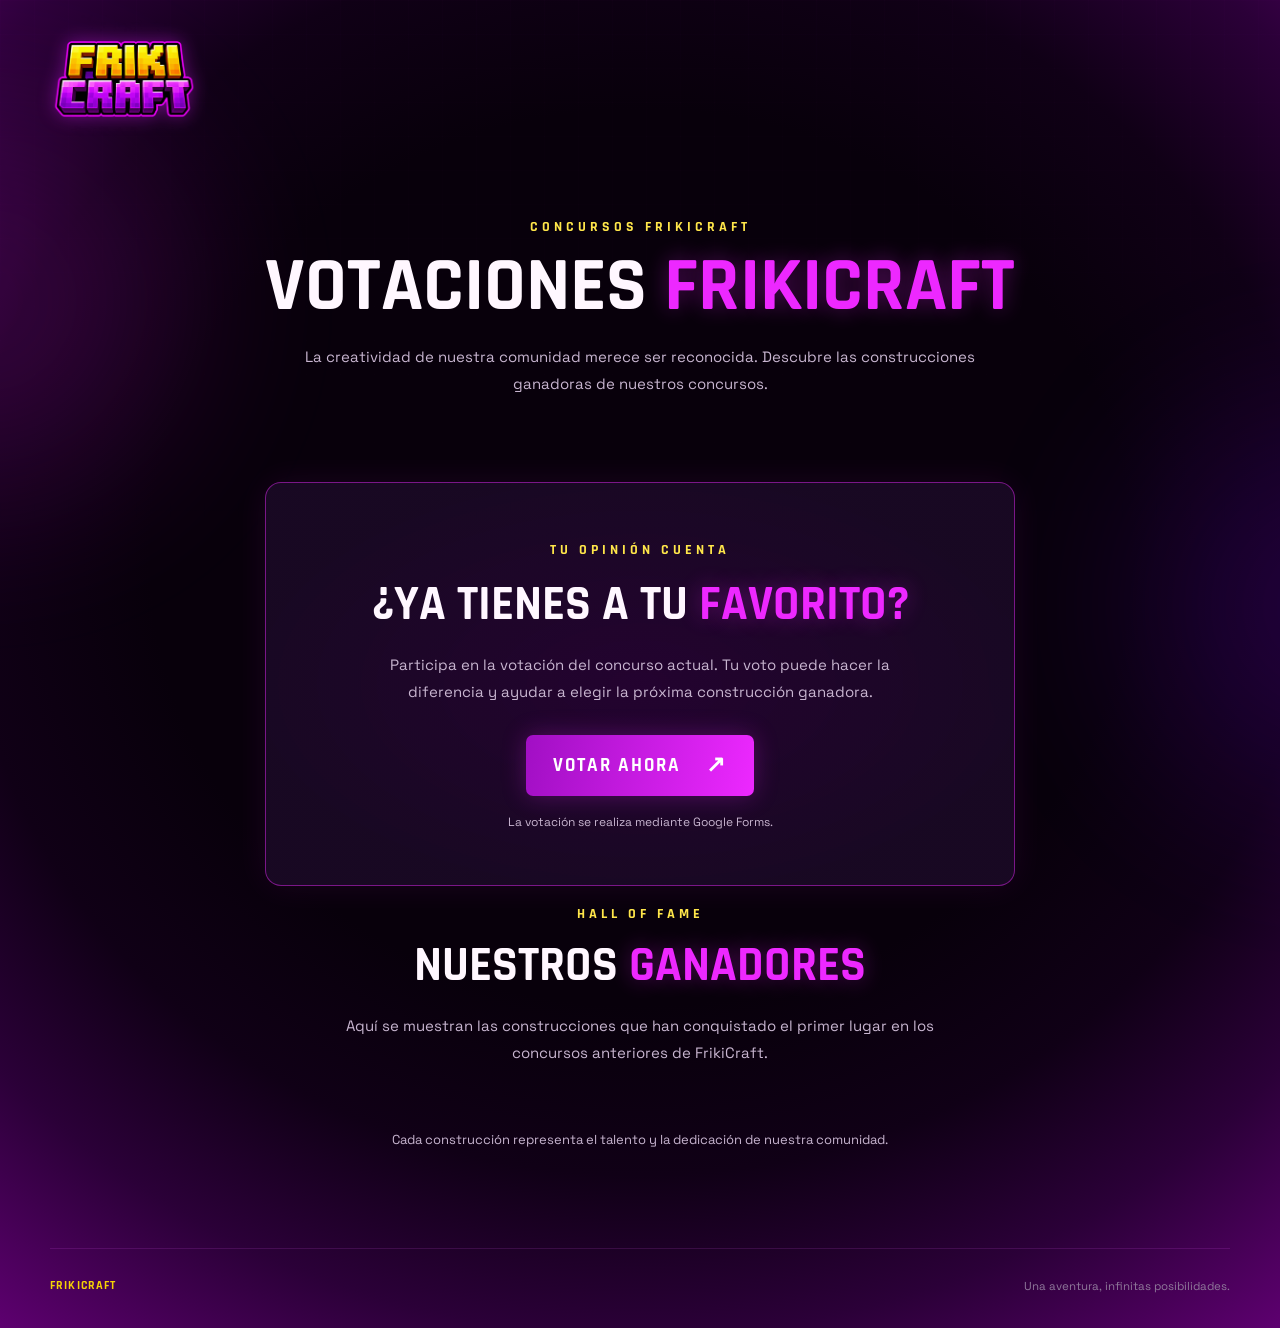
<file: votaciones.html>
<!DOCTYPE html>
<html lang="es">
<head>
  <meta charset="UTF-8">
  <meta name="viewport" content="width=device-width, initial-scale=1.0">
  <meta name="theme-color" content="#100016">

  <title>FrikiCraft — Votaciones</title>

  <link rel="stylesheet" href="/styles/home.css">
  <link rel="stylesheet" href="/styles/votaciones.css">
</head>

<body class="votaciones-page">

  <div class="ambient ambient-one"></div>
  <div class="ambient ambient-two"></div>

  <header class="site-header">
    <a class="brand" href="/index.html" aria-label="FrikiCraft, inicio">
      <img src="/assets/frikicraftlogo.png" alt="FrikiCraft">
    </a>
  </header>

  <main class="votaciones-container">

    <!-- INTRODUCCIÓN -->
    <section class="votaciones-intro">
      <span class="section-tag">CONCURSOS FRIKICRAFT</span>

      <h1>VOTACIONES <span>FRIKICRAFT</span></h1>

      <p>
        La creatividad de nuestra comunidad merece ser reconocida.
        Descubre las construcciones ganadoras de nuestros concursos.
      </p>
    </section>

    <section class="votacion-actual">

      <span class="section-tag">TU OPINIÓN CUENTA</span>

      <h2>¿YA TIENES A TU <span>FAVORITO?</span></h2>

      <p>
        Participa en la votación del concurso actual.
        Tu voto puede hacer la diferencia y ayudar a elegir
        la próxima construcción ganadora.
      </p>

      <a
        class="votar-boton"
        href="#"
        target="_blank"
        rel="noopener noreferrer">

        <span>VOTAR AHORA</span>
        <span class="votar-flecha">↗</span>

      </a>

      <span class="votacion-aclaracion">
        La votación se realiza mediante Google Forms.
      </span>

    </section>

    <p></p>

    <!-- GANADORES ANTERIORES -->
    <section class="ganadores-section">

      <div class="section-heading">
        <span class="section-tag">HALL OF FAME</span>
        <h2>NUESTROS <span>GANADORES</span></h2>

        <p>
          Aquí se muestran las construcciones que han conquistado
          el primer lugar en los concursos anteriores de FrikiCraft.
        </p>
      </div>

      <div class="ganadores-grid">

        <!-- GANADOR 1 
        <article class="ganador-card">
          <div class="ganador-imagen">
            <img
              src="/assets/votaciones/ganador-01.jpg"
              alt="Construcción ganadora del primer concurso"
              loading="lazy">
            <span class="ganador-puesto">1.er LUGAR</span>
          </div>

          <div class="ganador-info">
            <span class="ganador-edicion">CONCURSO #01</span>
            <h3>Nombre de la construcción</h3>
            <p>Ganador: Nombre del jugador</p>
          </div>
        </article>
        -->

        <!-- GANADOR 2 
        <article class="ganador-card">
          <div class="ganador-imagen">
            <img
              src="/assets/votaciones/ganador-02.jpg"
              alt="Construcción ganadora del segundo concurso"
              loading="lazy">
            <span class="ganador-puesto">1.er LUGAR</span>
          </div>

          <div class="ganador-info">
            <span class="ganador-edicion">CONCURSO #02</span>
            <h3>Nombre de la construcción</h3>
            <p>Ganador: Nombre del jugador</p>
          </div>
        </article>
        -->

        <!-- GANADOR 3 
        <article class="ganador-card">
          <div class="ganador-imagen">
            <img
              src="/assets/votaciones/ganador-03.jpg"
              alt="Construcción ganadora del tercer concurso"
              loading="lazy">
            <span class="ganador-puesto">1.er LUGAR</span>
          </div>

          <div class="ganador-info">
            <span class="ganador-edicion">CONCURSO #03</span>
            <h3>Nombre de la construcción</h3>
            <p>Ganador: Nombre del jugador</p>
          </div>
        </article>
        -->
      </div>

      <p class="ganadores-nota">
        Cada construcción representa el talento y la dedicación
        de nuestra comunidad.
      </p>

    </section>

  </main>

  <footer>
    <span class="footer-mark">FRIKICRAFT</span>
    <p>Una aventura, infinitas posibilidades.</p>
  </footer>

</body>
</html>
</file>
<file: styles/home.css>
@import url('https://fonts.googleapis.com/css2?family=Rajdhani:wght@500;600;700&family=Space+Grotesk:wght@400;500;600;700&display=swap');

:root {
  color-scheme: dark;
  --bg: #100016;
  --pink: #ed28ff;
  --purple: #8c14d9;
  --yellow: #ffe64a;
  --text: #fff7ff;
  --muted: #c8b5d0;
}
* { box-sizing: border-box; }
html { scroll-behavior: smooth; background: var(--bg); }
body {
  margin: 0; min-height: 100svh; overflow-x: hidden; color: var(--text);
  background-color: #100016;
  background-image:
    radial-gradient(
      ellipse 85% 75% at 50% 42%,
      #08000b 0%,
      #08000b 45%,
      #100016 62%,
      #2b0038 78%,
      #650078 100%
    );
  background-repeat: no-repeat;
  background-size: 100% 100%;
  font-family: 'Space Grotesk', system-ui, sans-serif;
}
body::before {
  content: ""; position: fixed; inset: 0; pointer-events: none; opacity: .16; z-index: 0;
  background-image: linear-gradient(rgba(245, 60, 255, .08) 1px, transparent 1px), linear-gradient(90deg, rgba(245, 60, 255, .08) 1px, transparent 1px);
  background-size: 34px 34px; mask-image: linear-gradient(to bottom, black, transparent 85%);
}
.ambient { position: fixed; z-index: 0; pointer-events: none; width: 24rem; height: 24rem; border-radius: 50%; filter: blur(95px); opacity: .16; }
.ambient-one { top: 12%; left: -13rem; background: #ec18ff; }
.ambient-two { top: 46%; right: -15rem; background: #7c00ff; }
.site-header {
  position: relative; z-index: 2; width: min(100% - 36px, 1180px); margin: 0 auto;
  min-height: 78px; display: flex; align-items: center; justify-content: space-between; gap: 16px;
}
.brand { display: inline-flex; align-items: center; width: clamp(100px, 16vw, 150px); }
.brand img { display: block; width: 100%; height: auto; object-fit: contain; filter: drop-shadow(0 0 9px rgba(222, 28, 255, .4)); }
.hero {
  min-height: min(830px, calc(100svh - 78px)); padding: clamp(24px, 5vh, 58px) 18px 52px;
  display: flex; flex-direction: column; align-items: center; justify-content: center; text-align: center;
}
.eyebrow { display: flex; align-items: center; justify-content: center; gap: 10px; color: #f2a8ff; font-size: .7rem; letter-spacing: .2em; font-weight: 700; }
.eyebrow-line { width: 24px; height: 1px; background: var(--pink); box-shadow: 0 0 8px var(--pink); }
.hero-art {
  display: block;
  width: min(100%, 780px);
  max-height: 57svh;
  object-fit: contain;
  margin: clamp(12px, 2.4vh, 26px) auto 4px;
  filter: drop-shadow(0 0 28px rgb(0, 0, 0));
}
footer { width: min(100% - 36px, 1180px); margin: 0 auto; padding: 18px 0 max(24px, env(safe-area-inset-bottom)); border-top: 1px solid rgba(229, 90, 255, .14); display: flex; align-items: center; justify-content: space-between; gap: 16px; color: #8f789a; font-size: .72rem; }
.footer-mark { font-family: 'Rajdhani', sans-serif; font-weight: 700; letter-spacing: .1em; color: rgb(245, 209, 4); }
.footer-mark span { color: #e75cff; margin-left: 4px; }
.sr-only { position: absolute; width: 1px; height: 1px; padding: 0; margin: -1px; overflow: hidden; clip: rect(0,0,0,0); white-space: nowrap; border: 0; }
@keyframes drift { 0%, 100% { transform: translateY(0); opacity: 1; } 60% { transform: translateY(7px); opacity: .25; } }

@media (max-width: 480px) {
  .site-header { min-height: 66px; width: calc(100% - 28px); }
  .brand { width: 105px; }
  .status { font-size: .58rem; letter-spacing: .12em; }
  .hero { min-height: calc(100svh - 66px); padding: 20px 14px 38px; }
  .eyebrow { font-size: .57rem; letter-spacing: .12em; gap: 7px; }
  .eyebrow-line { width: 13px; }
  .hero-art {
    width: 108%; max-width: 560px; max-height: 48svh; margin-top: 16px;
  }
  .intro { margin: 8px 0 19px; }
  .cta { min-height: 56px; }
  .scroll-cue { margin-top: 26px; }
  .spoiler { width: calc(100% - 32px); }
  footer { width: calc(100% - 32px); align-items: flex-start; flex-direction: column; gap: 7px; }
}
@media (prefers-reduced-motion: reduce) { *, *::before, *::after { animation-duration: .01ms !important; animation-iteration-count: 1 !important; scroll-behavior: auto !important; transition-duration: .01ms !important; } }

.section-kicker { color: var(--yellow); letter-spacing: .22em; font-size: .72rem; font-weight: 700; }
.menu-tienda { width: min(100% - 9px, 165px); margin: 0 auto; padding: clamp(44px, 8vw, 82px) 0 clamp(64px, 9vw, 100px); border-top: 1px solid rgba(229, 90, 255, .2); text-align: center; }
.tiendaboton {
  display: block;
  width: min(100%, 780px);
  max-height: 57svh;
  object-fit: contain;
  margin: clamp(12px, 2.4vh, 26px) auto 4px;
  filter: drop-shadow(0 0 28px rgb(0, 0, 0));
  transition: transform .3s ease;
}
.menu-ticket { width: min(100% - 9px, 165px); margin: 0 auto; padding: clamp(44px, 8vw, 82px) 0 clamp(64px, 9vw, 100px); border-top: 1px solid rgba(229, 90, 255, .2); text-align: center; }
.ticketboton {
  display: block;
  width: min(100%, 780px);
  max-height: 57svh;
  object-fit: contain;
  margin: clamp(12px, 2.4vh, 26px) auto 4px;
  filter: drop-shadow(0 0 28px rgb(0, 0, 0));
  transition: transform .3s ease;
}
.menu-tutoriales { width: min(100% - 9px, 165px); margin: 0 auto; padding: clamp(44px, 8vw, 82px) 0 clamp(64px, 9vw, 100px); border-top: 1px solid rgba(229, 90, 255, .2); text-align: center; }
.tutorialesboton {
  display: block;
  width: min(100%, 780px);
  max-height: 57svh;
  object-fit: contain;
  margin: clamp(12px, 2.4vh, 26px) auto 4px;
  filter: drop-shadow(0 0 28px rgb(0, 0, 0));
  transition: transform .3s ease;
}
.menu-votaciones { width: min(100% - 9px, 165px); margin: 0 auto; padding: clamp(44px, 8vw, 82px) 0 clamp(64px, 9vw, 100px); border-top: 1px solid rgba(229, 90, 255, .2); text-align: center; }
.votacionesboton {
  display: block;
  width: min(100%, 780px);
  max-height: 57svh;
  object-fit: contain;
  margin: clamp(12px, 2.4vh, 26px) auto 4px;
  filter: drop-shadow(0 0 28px rgb(0, 0, 0));
  transition: transform .3s ease;
}
.menu-comandos { width: min(100% - 9px, 165px); margin: 0 auto; padding: clamp(44px, 8vw, 82px) 0 clamp(64px, 9vw, 100px); border-top: 1px solid rgba(229, 90, 255, .2); text-align: center;}
.comandosboton {
  display: block;
  width: min(100%, 780px);
  max-height: 57svh;
  object-fit: contain;
  margin: clamp(12px, 2.4vh, 26px) auto 4px;
  filter: drop-shadow(0 0 28px rgb(0, 0, 0));
  transition: transform .3s ease;
}
.tiendaboton:hover { transform: scale(1.5); }
.ticketboton:hover { transform: scale(1.5); }
.tutorialesboton:hover { transform: scale(1.5); }
.votacionesboton:hover { transform: scale(1.5); }
.comandosboton:hover { transform: scale(1.5); }
.menu-container { display: flex; flex-wrap: wrap; justify-content: center; gap: 9px; margin: 27px 0 23px;}
.menu-container span { padding: 5px 11px; border-radius: 4px; color: #efc8fa; font-size: .67rem; letter-spacing: .1em;}

.trailer-section {
  width: min(900px, calc(100% - 36px));
  margin: 70px auto;
  text-align: center;
  position: relative;
  z-index: 1;
}

.trailer-tag {
  color: var(--yellow);
  font-family: Rajdhani, sans-serif;
  font-size: 14px;
  font-weight: 700;
  letter-spacing: 4px;
}

.trailer-section h2 {
  font-family: Rajdhani, sans-serif;
  font-size: clamp(35px, 6vw, 55px);
  font-weight: 800;
  margin: 10px 0;
}

.trailer-section h2 span {
  color: var(--pink);
  text-shadow: 0 0 20px #ed28ff55;
}

.trailer-section > p {
  color: var(--muted);
  margin-bottom: 30px;
}

.trailer-container {
  position: relative;
  width: 100%;
  aspect-ratio: 16 / 9;
  overflow: hidden;
  border: 1px solid #ed28ff80;
  border-radius: 14px;
  background: #08000b;
  box-shadow: 0 0 30px #ed28ff20;
}

.trailer-container iframe {
  width: 100%;
  height: 100%;
  border: 0;
  position: absolute;
  inset: 0;
}


/* CUENTA REGRESIVA */

.countdown-section {
  position: relative;
  z-index: 1;
  width: min(850px, calc(100% - 36px));
  margin: 80px auto;
  text-align: center;
}

.countdown-tag {
  color: var(--yellow);
  font-family: Rajdhani, sans-serif;
  font-size: 14px;
  font-weight: 700;
  letter-spacing: 5px;
}

.countdown-section h2 {
  font-family: Rajdhani, sans-serif;
  font-size: clamp(32px, 6vw, 55px);
  font-weight: 800;
  margin: 15px 0 35px;
}

.countdown-section h2 span {
  color: var(--pink);
  text-shadow: 0 0 20px #ed28ff55;
}

.countdown {
  display: grid;
  grid-template-columns: repeat(4, 1fr);
  gap: 15px;
}

.countdown-item {
  padding: 25px 10px;
  border: 1px solid #ed28ff75;
  border-radius: 12px;
  background: linear-gradient(145deg, #27102fdd, #100016ee);
  box-shadow: 0 0 25px #ed28ff15;
}

.countdown-item span {
  display: block;
  color: white;
  font-family: Rajdhani, sans-serif;
  font-size: clamp(38px, 7vw, 65px);
  font-weight: 800;
  line-height: 1;
  text-shadow: 0 0 20px #ed28ff70;
  font-variant-numeric: tabular-nums;
}

.countdown-item small {
  display: block;
  margin-top: 12px;
  color: var(--pink);
  font-family: Rajdhani, sans-serif;
  font-size: 13px;
  font-weight: 700;
  letter-spacing: 3px;
}

.countdown-date {
  margin-top: 25px;
  color: var(--yellow);
  font-family: Rajdhani, sans-serif;
  font-weight: 700;
  font-size: 16px;
  letter-spacing: 2px;
}

#countdown-finished {
  margin-top: 30px;
  color: var(--yellow);
  font-family: Rajdhani, sans-serif;
  font-size: clamp(28px, 5vw, 45px);
  font-weight: 800;
  text-shadow: 0 0 25px #ffe64a70;
}

@media (max-width: 550px) {
  .countdown-section {
    margin: 60px auto;
  }

  .countdown {
    gap: 8px;
  }

  .countdown-item {
    padding: 20px 5px;
  }

  .countdown-item span {
    font-size: 38px;
  }

  .countdown-item small {
    font-size: 10px;
    letter-spacing: 1px;
  }

  .countdown-date {
    font-size: 13px;
  }
}

/* ESTUDIO DE DESARROLLO */

.studio-section {
  position: relative;
  z-index: 1;
  display: flex;
  flex-direction: column;
  align-items: center;
  text-align: center;
  width: min(500px, calc(100% - 36px));
  margin: 80px auto 55px;
}

.studio-label {
  color: var(--muted);
  font-family: Rajdhani, sans-serif;
  font-size: 13px;
  font-weight: 700;
  letter-spacing: 5px;
  margin-bottom: 20px;
}

.studio-logo {
  width: min(240px, 70%);
}

.studio-logo img {
  display: block;
  width: 100%;
  height: auto;
  object-fit: contain;
  filter: drop-shadow(0 0 18px #ed28ff25);
  transition: transform .3s ease, filter .3s ease;
}

.studio-logo img:hover {
  transform: scale(1.05);
  filter: drop-shadow(0 0 25px #ed28ff55);
}

.studio-section p {
  color: var(--muted);
  font-size: 12px;
  letter-spacing: 1px;
  margin-top: 15px;
}

/* BOTÓN REGLAS */

.menu-reglas {
    width: min(100% - 9px, 165px);
    margin: 0 auto;
    padding: clamp(44px, 8vw, 82px) 0 clamp(64px, 9vw, 100px);
    border-top: 1px solid rgba(229, 90, 255, .2);
    text-align: center;
}

.reglasboton {
    display: block;
    width: min(100%, 780px);
    max-height: 57svh;
    object-fit: contain;
    margin: clamp(12px, 2.4vh, 26px) auto 4px;
    filter: drop-shadow(0 0 28px rgb(0, 0, 0));
    transition: transform .3s ease;
}

.reglasboton:hover {
    transform: scale(1.5);
}
</file>
<file: styles/audio.css>
/* FRIKICRAFT · CHAT DE VOZ */
.audio-wrap{position:relative;z-index:1;width:min(100% - 36px,920px);margin:auto;padding:clamp(28px,6vh,68px) 0 75px}.back-guide{color:#efc8fa;text-decoration:none;font-size:.7rem;font-weight:800;letter-spacing:.12em}.back-guide:hover{color:var(--pink)}.audio-hero{text-align:center;max-width:680px;margin:30px auto 28px}.eyebrow,.method-tag{color:var(--yellow);font-size:.66rem;font-weight:800;letter-spacing:.19em}.audio-emblem{width:78px;height:78px;margin:24px auto 14px;display:grid;place-items:center;border:1px solid #ed28ff60;border-radius:50%;color:var(--pink);font-size:2rem;background:#ed28ff0b;box-shadow:0 0 30px #ed28ff1b}.audio-hero h1{font-family:'Rajdhani',sans-serif;font-size:clamp(2.3rem,6.4vw,4.2rem);line-height:1.05;margin:10px 0}.audio-hero h1 span{color:var(--pink);text-shadow:0 0 22px #ed28ff40}.audio-hero p{color:var(--muted);font-size:.92rem;line-height:1.8}.audio-hero p strong{color:#f4d7fb}.audio-quick{padding:17px 20px;border:1px solid #ed28ff35;border-radius:7px;background:#240b3280;margin-bottom:20px}.audio-quick span{color:#d28be0;font-size:.65rem;font-weight:800;letter-spacing:.15em}.audio-quick p{color:var(--muted);font-size:.84rem;margin:8px 0 0;line-height:1.65}.audio-method{padding:27px;margin:18px 0;border:1px solid #e55aff25;border-radius:9px;background:linear-gradient(145deg,#2b0b39a0,#100016e8)}.method-title{display:flex;align-items:center;gap:15px;margin-bottom:16px}.method-num{width:48px;height:48px;display:grid;place-items:center;border:1px solid #ed28ff55;border-radius:7px;color:var(--pink);font-family:'Rajdhani',sans-serif;font-size:1.45rem}.method-title h2{font-family:'Rajdhani',sans-serif;font-size:1.85rem;margin:5px 0 0}.audio-steps{padding-left:24px;color:#e7d8eb;font-size:.88rem;line-height:1.9}.audio-steps li{padding:4px 0}.audio-steps code,.audio-help code{color:var(--pink);background:#100016;padding:3px 6px;border-radius:3px}.audio-links{display:flex;flex-wrap:wrap;gap:9px;margin:12px 0 4px}.audio-links a{padding:10px 12px;border:1px solid #ed28ff40;border-radius:4px;color:#f3d7fa;text-decoration:none;background:#ed28ff0b;font-size:.72rem;font-weight:700}.audio-links a:hover{border-color:var(--pink)}.audio-tips,.audio-help{padding:24px;margin-top:20px;border:1px solid #e55aff25;border-radius:8px;background:#210a2d80}.audio-tips h2{font-family:'Rajdhani',sans-serif;color:var(--pink);font-size:1.4rem;margin:0 0 12px}.audio-tips ul{padding-left:22px;color:#e7d8eb;font-size:.84rem;line-height:1.8}.audio-help{border-left:3px solid var(--pink)}.audio-help strong{color:var(--pink);font-size:.68rem;letter-spacing:.15em}.audio-help p{color:var(--muted);font-size:.84rem;line-height:1.7}.audio-help a{display:inline-block;color:var(--pink);text-decoration:none;font-size:.7rem;font-weight:800;letter-spacing:.08em;margin-top:6px}@media(max-width:620px){.audio-wrap{width:calc(100% - 28px);padding:34px 0 48px}.audio-method{padding:19px 15px;margin:13px 0}.method-title h2{font-size:1.5rem}.method-num{width:42px;height:42px;font-size:1.3rem}.audio-steps{font-size:.82rem}.audio-quick{padding:15px}}@media(prefers-reduced-motion:reduce){html{scroll-behavior:auto}}
</file>
<file: styles/comandos.css>
.comandos-container {
  width: min(1100px, calc(100% - 36px));
  margin: 35px auto 90px;
  position: relative;
  z-index: 1;
}

.back-home {
  display: inline-block;
  color: var(--muted);
  text-decoration: none;
  font-family: Rajdhani, sans-serif;
  font-weight: 700;
  letter-spacing: 1px;
  font-size: 15px;
  transition: color .2s ease;
}

.back-home:hover {
  color: var(--pink);
}

.comandos-intro {
  text-align: center;
  max-width: 700px;
  margin: 65px auto 45px;
}

.section-tag {
  display: inline-block;
  color: var(--yellow);
  font-family: Rajdhani, sans-serif;
  font-weight: 700;
  font-size: 14px;
  letter-spacing: 4px;
  margin-bottom: 12px;
}

.comandos-intro h1 {
  font-family: Rajdhani, sans-serif;
  font-size: clamp(42px, 8vw, 76px);
  font-weight: 800;
  line-height: .95;
  margin: 0 0 20px;
  letter-spacing: 2px;
}

.comandos-intro h1 span {
  color: var(--pink);
  text-shadow: 0 0 25px #ed28ff55;
}

.comandos-intro p {
  color: var(--muted);
  font-size: 16px;
  line-height: 1.7;
  margin: 0 auto;
  max-width: 560px;
}

.comandos-tools {
  max-width: 850px;
  margin: 0 auto 25px;
}

#buscadorComandos {
  display: block;
  width: 100%;
  box-sizing: border-box;
  padding: 16px 20px;
  border: 1px solid #7c288d;
  border-radius: 12px;
  outline: none;
  background: #190b20cc;
  color: var(--text);
  font-family: inherit;
  font-size: 15px;
  transition: border-color .2s, box-shadow .2s;
}

#buscadorComandos::placeholder {
  color: #a58eac;
}

#buscadorComandos:focus {
  border-color: var(--pink);
  box-shadow: 0 0 18px #ed28ff25;
}

.filtros-comandos {
  display: flex;
  flex-wrap: wrap;
  justify-content: center;
  gap: 9px;
  margin-top: 20px;
}

.filtro {
  padding: 9px 15px;
  border: 1px solid #633071;
  border-radius: 30px;
  background: #1c0b25;
  color: var(--muted);
  font-family: Rajdhani, sans-serif;
  font-size: 15px;
  font-weight: 700;
  cursor: pointer;
  transition: .2s ease;
}

.filtro:hover {
  border-color: var(--pink);
  color: white;
}

.filtro.activo {
  background: #651078;
  border-color: var(--pink);
  color: white;
  box-shadow: 0 0 14px #ed28ff35;
}

.comandos-resultados {
  max-width: 100%;
  margin: 30px 0 15px;
  color: var(--muted);
  font-size: 13px;
  letter-spacing: 1px;
  text-transform: uppercase;
}

.comandos-grid {
  display: grid;
  grid-template-columns: repeat(3, minmax(0, 1fr));
  gap: 16px;
}

.comando-card {
  position: relative;
  display: flex;
  flex-direction: column;
  align-items: flex-start;
  min-height: 145px;
  padding: 21px;
  box-sizing: border-box;
  border: 1px solid #65247780;
  border-radius: 13px;
  background: linear-gradient(145deg, #24102eeb, #13091beF);
  transition: transform .2s ease, border-color .2s ease,
              box-shadow .2s ease;
}

.comando-card:hover {
  transform: translateY(-4px);
  border-color: var(--pink);
  box-shadow: 0 8px 25px #ed28ff18;
}

.comando-card[hidden] {
  display: none;
}

.comando-card code {
  display: inline-block;
  color: var(--yellow);
  font-family: monospace;
  font-size: 14px;
  font-weight: 700;
  line-height: 1.6;
  overflow-wrap: anywhere;
}

.comando-card p {
  color: var(--muted);
  font-size: 13px;
  line-height: 1.6;
  margin: 12px 0 20px;
}

.comando-categoria {
  margin-top: auto;
  color: var(--pink);
  font-family: Rajdhani, sans-serif;
  font-size: 11px;
  font-weight: 700;
  letter-spacing: 2px;
}

.sin-resultados {
  text-align: center;
  padding: 55px 15px;
  color: var(--muted);
}

.sin-resultados[hidden] {
  display: none;
}

.sin-resultados span {
  display: block;
  color: var(--pink);
  font-family: Rajdhani, sans-serif;
  font-size: 55px;
  font-weight: 800;
  margin-bottom: 10px;
}

footer {
  position: relative;
  z-index: 1;
  text-align: center;
}

@media (max-width: 850px) {
  .comandos-grid {
    grid-template-columns: repeat(2, minmax(0, 1fr));
  }
}

@media (max-width: 550px) {
  .comandos-container {
    width: calc(100% - 28px);
    margin-top: 25px;
  }

  .comandos-intro {
    margin: 55px auto 35px;
  }

  .comandos-intro p {
    font-size: 14px;
  }

  .comandos-grid {
    grid-template-columns: 1fr;
    gap: 12px;
  }

  .comando-card {
    min-height: 125px;
    padding: 18px;
  }

  .filtros-comandos {
    justify-content: flex-start;
  }

  .filtro {
    font-size: 14px;
    padding: 8px 12px;
  }
}
</file>
<file: styles/spoiler.css>
@import url('https://fonts.googleapis.com/css2?family=Rajdhani:wght@500;600;700&family=Space+Grotesk:wght@400;500;600;700&display=swap');

:root {
  color-scheme: dark;
  --bg: #100016;
  --pink: #ed28ff;
  --purple: #8c14d9;
  --yellow: #ffe64a;
  --text: #fff7ff;
  --muted: #c8b5d0;
}
* { box-sizing: border-box; }
html { scroll-behavior: smooth; background: var(--bg); }
body {
  margin: 0; min-height: 100svh; overflow-x: hidden; color: var(--text);
  background-color: #100016;
  background-image:
    radial-gradient(
      ellipse 85% 75% at 50% 42%,
      #08000b 0%,
      #08000b 45%,
      #100016 62%,
      #2b0038 78%,
      #650078 100%
    );
  background-repeat: no-repeat;
  background-size: 100% 100%;
  font-family: 'Space Grotesk', system-ui, sans-serif;
}
body::before {
  content: ""; position: fixed; inset: 0; pointer-events: none; opacity: .16; z-index: 0;
  background-image: linear-gradient(rgba(245, 60, 255, .08) 1px, transparent 1px), linear-gradient(90deg, rgba(245, 60, 255, .08) 1px, transparent 1px);
  background-size: 34px 34px; mask-image: linear-gradient(to bottom, black, transparent 85%);
}
.ambient { position: fixed; z-index: 0; pointer-events: none; width: 24rem; height: 24rem; border-radius: 50%; filter: blur(95px); opacity: .16; }
.ambient-one { top: 12%; left: -13rem; background: #ec18ff; }
.ambient-two { top: 46%; right: -15rem; background: #7c00ff; }
.site-header {
  position: relative; z-index: 2; width: min(100% - 36px, 1180px); margin: 0 auto;
  min-height: 78px; display: flex; align-items: center; justify-content: space-between; gap: 16px;
}
.brand { display: inline-flex; align-items: center; width: clamp(100px, 16vw, 150px); }
.brand img { display: block; width: 100%; height: auto; object-fit: contain; filter: drop-shadow(0 0 9px rgba(222, 28, 255, .4)); }
.status { font-size: .68rem; letter-spacing: .16em; color: #ead8f1; display: flex; align-items: center; gap: 8px; }
.status-dot { width: 7px; height: 7px; background: #ffe34d; border-radius: 50%; box-shadow: 0 0 12px #ffe34d; }
main, footer { position: relative; z-index: 1; }
.hero {
  min-height: min(830px, calc(100svh - 78px)); padding: clamp(24px, 5vh, 58px) 18px 52px;
  display: flex; flex-direction: column; align-items: center; justify-content: center; text-align: center;
}
.eyebrow { display: flex; align-items: center; justify-content: center; gap: 10px; color: #f2a8ff; font-size: .7rem; letter-spacing: .2em; font-weight: 700; }
.eyebrow-line { width: 24px; height: 1px; background: var(--pink); box-shadow: 0 0 8px var(--pink); }
.hero-art {
  display: block;
  width: min(100%, 780px);
  max-height: 57svh;
  object-fit: contain;
  margin: clamp(12px, 2.4vh, 26px) auto 4px;
  filter: drop-shadow(0 0 28px rgb(0, 0, 0));
}
.hero-art {
  display: block;
  width: min(100%, 780px);
  max-height: 57svh;
  object-fit: contain;
  margin: clamp(12px, 2.4vh, 26px) auto 4px;
  filter: drop-shadow(0 0 28px rgb(0, 0, 0));
}
.spoiler-art {
  display: block;
  width: min(100%, 780px);
  max-height: 57svh;
  object-fit: contain;
  margin: clamp(12px, 2.4vh, 26px) auto 4px;
  filter: drop-shadow(0 0 28px rgb(0, 0, 0));
}
.scroll-cue { margin-top: clamp(26px, 5vh, 48px); height: 28px; width: 18px; border: 1px solid rgba(241, 127, 255, .5); border-radius: 12px; display: flex; justify-content: center; padding-top: 5px; }
.scroll-cue span { height: 5px; width: 3px; border-radius: 4px; background: #f6a2ff; animation: drift 1.4s infinite; }
.spoiler002 { width: min(100% - 36px, 760px); margin: 0 auto; padding: clamp(44px, 8vw, 82px) 0 clamp(64px, 9vw, 100px); border-top: 1px solid rgba(229, 90, 255, .2); text-align: center; }
.spoiler001 { width: min(100% - 36px, 760px); margin: 0 auto; padding: clamp(44px, 8vw, 82px) 0 clamp(64px, 9vw, 100px); border-top: 1px solid rgba(229, 90, 255, .2); text-align: center; }
.section-kicker { color: var(--yellow); letter-spacing: .22em; font-size: .72rem; font-weight: 700; }
.spoiler h2 { font-family: 'Rajdhani', sans-serif; font-size: clamp(2rem, 7vw, 3.5rem); line-height: 1; margin: 14px 0 18px; text-shadow: 0 0 22px rgba(223, 44, 255, .3); }
.spoiler p { max-width: 620px; margin: 0 auto; color: var(--muted); line-height: 1.85; font-size: clamp(.94rem, 2.6vw, 1.05rem); }
.roles1 { display: flex; flex-wrap: wrap; justify-content: center; gap: 9px; margin: 27px 0 23px; }
.roles1 span { padding: 8px 11px; border: 1px solid rgba(226, 65, 255, .36); background: rgba(118, 0, 151, .14); border-radius: 4px; color: #efc8fa; font-size: .67rem; letter-spacing: .1em; }
.text-link { color: var(--yellow); text-decoration: none; font-weight: 700; font-size: .92rem; }
.text-link span { display: inline-block; margin-left: 5px; transition: transform .18s ease; }
.text-link:hover span { transform: translateX(4px); }
footer { width: min(100% - 36px, 1180px); margin: 0 auto; padding: 18px 0 max(24px, env(safe-area-inset-bottom)); border-top: 1px solid rgba(229, 90, 255, .14); display: flex; align-items: center; justify-content: space-between; gap: 16px; color: #8f789a; font-size: .72rem; }
.footer-mark { font-family: 'Rajdhani', sans-serif; font-weight: 700; letter-spacing: .1em; color: white; }
.footer-mark span { color: #e75cff; margin-left: 4px; }
.sr-only { position: absolute; width: 1px; height: 1px; padding: 0; margin: -1px; overflow: hidden; clip: rect(0,0,0,0); white-space: nowrap; border: 0; }
@keyframes drift { 0%, 100% { transform: translateY(0); opacity: 1; } 60% { transform: translateY(7px); opacity: .25; } }
@media (min-width: 900px) {
  .hero { padding-top: 22px; }
  .hero-art { width: min(75vw, 760px); }
}
@media (max-width: 480px) {
  .site-header { min-height: 66px; width: calc(100% - 28px); }
  .brand { width: 105px; }
  .status { font-size: .58rem; letter-spacing: .12em; }
  .hero { min-height: calc(100svh - 66px); padding: 20px 14px 38px; }
  .eyebrow { font-size: .57rem; letter-spacing: .12em; gap: 7px; }
  .eyebrow-line { width: 13px; }
  .hero-art {
    width: 108%; max-width: 560px; max-height: 48svh; margin-top: 16px;
  }
  .intro { margin: 8px 0 19px; }
  .cta { min-height: 56px; }
  .scroll-cue { margin-top: 26px; }
  .spoiler { width: calc(100% - 32px); }
  footer { width: calc(100% - 32px); align-items: flex-start; flex-direction: column; gap: 7px; }
}
@media (prefers-reduced-motion: reduce) { *, *::before, *::after { animation-duration: .01ms !important; animation-iteration-count: 1 !important; scroll-behavior: auto !important; transition-duration: .01ms !important; } }


.roles {
  position: relative;
  width: 100%;
  max-width: 900px;
  margin: 27px auto 23px;
  overflow: hidden;
}
.roles-track {
  display: flex;
  transition: transform 0.5s ease-in-out;
  will-change: transform;
}
.role-slide {
  flex: 0 0 100%;
  min-width: 0;
  display: flex;
  flex-direction: column;
  align-items: center;
  box-sizing: border-box;
  padding: 8px 48px 12px;
}
.role-slide span {
  display: inline-block;
  padding: 8px 11px;
  border: 1px solid rgba(226, 65, 255, .36);
  background: rgba(118, 0, 151, .14);
  border-radius: 4px;
  color: #efc8fa;
  font-size: .67rem;
  letter-spacing: .1em;
}
.admin-art {
  display: block;
  width: min(100%, 780px);
  max-height: 57svh;
  object-fit: contain;
  margin: clamp(12px, 2.4vh, 26px) auto 4px;
  filter: drop-shadow(0 0 28px rgb(0, 0, 0));
}
.roles-arrow {
  position: absolute;
  z-index: 2;
  top: 50%;
  transform: translateY(-50%);
  width: 38px;
  height: 48px;
  border: 1px solid rgba(226, 65, 255, .4);
  border-radius: 5px;
  color: #efc8fa;
  background: rgba(30, 0, 40, .65);
  cursor: pointer;
  transition: background .2s, border-color .2s;
}
.roles-arrow:hover {
  background: rgba(118, 0, 151, .45);
  border-color: #e241ff;
}
.roles-prev {
  left: 5px;
}
.roles-next {
  right: 5px;
}
.roles-dots {
  display: flex;
  justify-content: center;
  gap: 9px;
  margin: 12px 0 0;
}
.roles-dot {
  width: 8px;
  height: 8px;
  padding: 0;
  border: 1px solid #b45ac7;
  border-radius: 50%;
  background: transparent;
  cursor: pointer;
  transition: background .2s, transform .2s;
}
.roles-dot.active {
  background: #e241ff;
  transform: scale(1.25);
}
@media (max-width: 480px) {
  .role-slide {
    padding-right: 38px;
    padding-left: 38px;
  }

  .admin-art {
    max-height: 48svh;
  }

  .roles-arrow {
    width: 30px;
    height: 42px;
  }
}
@media (prefers-reduced-motion: reduce) {
  .roles-track {
    transition: none;
  }
}
</file>
<file: styles/plataformas.css>
/* FRIKICRAFT · GUÍA PLATAFORMAS */
.detail-wrap{position:relative;z-index:1;width:min(100% - 36px,920px);margin:auto;padding:clamp(28px,6vh,68px) 0 76px}.back-guide{color:#efc8fa;text-decoration:none;font-size:.7rem;font-weight:800;letter-spacing:.12em}.back-guide:hover{color:var(--pink)}.detail-hero{text-align:center;margin:34px auto 28px;max-width:690px}.eyebrow,.platform-tag{color:var(--yellow);font-size:.67rem;font-weight:800;letter-spacing:.19em}.detail-hero h1{font-family:'Rajdhani',sans-serif;font-size:clamp(2rem,6vw,3.8rem);line-height:1.05;margin:13px 0}.detail-hero h1 span{color:var(--pink);text-shadow:0 0 22px #ed28ff33}.detail-hero p{color:var(--muted);line-height:1.8}.server-info{display:flex;align-items:center;gap:14px;flex-wrap:wrap;padding:16px 20px;border:1px solid #ed28ff38;border-radius:7px;background:#240b3280}.server-label{font-size:.65rem;color:#d28be0;font-weight:800;letter-spacing:.14em}.server-info code{font-size:.95rem;color:var(--text);background:#100016;padding:9px 12px;border-radius:4px}.server-info button{margin-left:auto;border:1px solid #ed28ff55;background:#ed28ff12;color:var(--pink);padding:10px 12px;border-radius:4px;font-size:.66rem;font-weight:800;letter-spacing:.08em;cursor:pointer}.platform-nav{position:sticky;top:12px;z-index:3;display:flex;justify-content:center;gap:8px;flex-wrap:wrap;margin:22px 0;padding:10px;border:1px solid #ed28ff22;border-radius:8px;background:#17051edb;backdrop-filter:blur(12px)}.platform-nav a{padding:9px 14px;color:#e9c9f0;text-decoration:none;font-size:.68rem;font-weight:800;letter-spacing:.1em;border-radius:4px}.platform-nav a:hover{background:#ed28ff15;color:var(--pink)}.platform-section{padding:28px;margin:18px 0;border:1px solid #e55aff25;border-radius:9px;background:linear-gradient(145deg,#2b0b39a0,#100016e8);scroll-margin-top:100px}.platform-heading{display:flex;align-items:center;gap:16px;margin-bottom:14px}.platform-number{display:grid;place-items:center;width:48px;height:48px;border:1px solid #ed28ff55;border-radius:7px;color:var(--pink);font-family:'Rajdhani',sans-serif;font-size:1.5rem}.platform-heading h2{font-family:'Rajdhani',sans-serif;font-size:1.9rem;margin:4px 0 0}.platform-section>p{color:var(--muted);font-size:.88rem;line-height:1.75}.steps{padding-left:23px;color:#e7d8eb;line-height:1.85;font-size:.88rem}.steps li{padding:3px 0}.steps code{color:var(--pink)}.video-link{display:inline-flex;margin:8px 0 20px;padding:11px 15px;border:1px solid #ed28ff55;border-radius:4px;background:#ed28ff0e;color:#f5d8fb;text-decoration:none;font-size:.68rem;font-weight:800;letter-spacing:.08em}.video-link:hover{border-color:var(--pink);background:#ed28ff20}.note-box{padding:24px;margin-top:28px;border-left:3px solid var(--pink);background:#260b33}.note-box strong{font-size:.7rem;letter-spacing:.15em;color:var(--pink)}.note-box p{color:var(--muted);font-size:.84rem;line-height:1.7}.note-box a{color:var(--pink);text-decoration:none;font-weight:800;font-size:.7rem;letter-spacing:.08em}@media(max-width:620px){.detail-wrap{width:calc(100% - 28px);padding:34px 0 48px}.detail-hero{margin-top:26px}.server-info{gap:9px;padding:14px}.server-info code{flex:1;text-align:center}.server-info button{margin-left:0}.platform-nav{top:5px;gap:2px;padding:6px}.platform-nav a{padding:8px 10px;font-size:.62rem}.platform-section{padding:19px 15px;margin:13px 0}.platform-heading h2{font-size:1.55rem}.platform-number{width:42px;height:42px;font-size:1.3rem}.steps{font-size:.82rem}}@media(prefers-reduced-motion:reduce){html{scroll-behavior:auto}}
</file>
<file: styles/reglas.css>
/* =================================
   REGLAS FRIKICRAFT
================================= */

.reglas-page {
    position: relative;
    z-index: 1;
    width: min(100% - 36px, 950px);
    margin: 0 auto;
    padding-bottom: 35px;
}

/* HERO */

.reglas-hero {
    text-align: center;
    padding: clamp(55px, 9vw, 100px) 10px 65px;
}

.reglas-tag {
    color: var(--yellow);
    font-family: Rajdhani, sans-serif;
    font-size: 14px;
    font-weight: 700;
    letter-spacing: 5px;
}

.reglas-hero h1 {
    font-family: Rajdhani, sans-serif;
    font-size: clamp(45px, 9vw, 82px);
    line-height: 1;
    margin: 18px 0;
    font-weight: 800;
}

.reglas-hero h1 span {
    color: var(--pink);
    text-shadow: 0 0 25px #ed28ff55;
}

.reglas-hero > p {
    max-width: 600px;
    margin: 0 auto;
    color: var(--muted);
    font-size: clamp(14px, 2vw, 17px);
    line-height: 1.8;
}

.reglas-mundos {
    display: flex;
    justify-content: center;
    flex-wrap: wrap;
    gap: 12px;
    margin-top: 28px;
}

.reglas-mundos > span {
    display: flex;
    align-items: center;
    gap: 9px;
    padding: 10px 17px;
    border: 1px solid #ed28ff40;
    border-radius: 30px;
    background: #1c0924;
    color: var(--text);
    font-family: Rajdhani, sans-serif;
    font-size: 13px;
    font-weight: 700;
    letter-spacing: 2px;
}

.mundo-dot {
    width: 8px;
    height: 8px;
    border-radius: 50%;
}

.survival-dot {
    background: var(--pink);
    box-shadow: 0 0 10px var(--pink);
}

.anar-dot {
    background: var(--yellow);
    box-shadow: 0 0 10px var(--yellow);
}


/* INTRODUCCIÓN */

.reglas-intro {
    display: flex;
    align-items: flex-start;
    gap: 22px;
    padding: 28px;
    margin-bottom: 25px;
    border: 1px solid #ed28ff40;
    border-radius: 14px;
    background: linear-gradient(145deg, #28102fdd, #100016ee);
    box-shadow: 0 0 30px #ed28ff10;
}

.intro-icon {
    flex-shrink: 0;
    width: 55px;
    height: 55px;
    display: grid;
    place-items: center;
    border-radius: 12px;
    background: #ed28ff18;
    border: 1px solid #ed28ff55;
    color: var(--pink);
    font-size: 27px;
}

.reglas-intro h2 {
    margin: 0 0 12px;
    font-family: Rajdhani, sans-serif;
    font-size: 23px;
    color: var(--pink);
}

.reglas-intro p {
    margin: 8px 0;
    color: var(--muted);
    font-size: 14px;
    line-height: 1.8;
}

.modos-lista {
    display: flex;
    gap: 25px;
    padding-left: 20px;
    color: var(--text);
    font-size: 14px;
}


/* AVISO DE SANCIONES */

.aviso-sanciones {
    display: flex;
    align-items: center;
    gap: 17px;
    padding: 20px 24px;
    margin: 30px 0 70px;
    border: 1px solid #ffe64a65;
    border-radius: 12px;
    background: linear-gradient(100deg, #ffe64a12, #100016cc);
}

.aviso-icon {
    flex-shrink: 0;
    width: 38px;
    height: 38px;
    display: grid;
    place-items: center;
    border-radius: 50%;
    background: #ffe64a20;
    color: var(--yellow);
    font-family: Rajdhani, sans-serif;
    font-size: 24px;
    font-weight: 800;
}

.aviso-sanciones h3 {
    margin: 0 0 5px;
    color: var(--yellow);
    font-family: Rajdhani, sans-serif;
    letter-spacing: 2px;
    font-size: 16px;
}

.aviso-sanciones p {
    margin: 0;
    color: var(--muted);
    font-size: 13px;
    line-height: 1.6;
}


/* SECCIONES */

.reglas-section {
    margin: 70px 0;
}

.section-heading {
    display: flex;
    align-items: center;
    gap: 18px;
    margin-bottom: 25px;
}

.section-number {
    color: var(--pink);
    font-family: Rajdhani, sans-serif;
    font-size: 43px;
    font-weight: 800;
    text-shadow: 0 0 18px #ed28ff60;
}

.section-kicker {
    display: block;
    color: var(--muted);
    font-family: Rajdhani, sans-serif;
    font-size: 12px;
    font-weight: 700;
    letter-spacing: 3px;
}

.section-heading h2 {
    margin: 3px 0 0;
    color: var(--text);
    font-family: Rajdhani, sans-serif;
    font-size: clamp(25px, 5vw, 36px);
    font-weight: 800;
}


/* TARJETAS */

.reglas-card,
.mundo-card {
    overflow: hidden;
    border: 1px solid #ed28ff40;
    border-radius: 14px;
    background: linear-gradient(145deg, #21102add, #100016ee);
    box-shadow: 0 0 30px #ed28ff0d;
}

.reglas-lista {
    list-style: none;
    padding: 12px 25px;
    margin: 0;
}

.reglas-lista li {
    display: flex;
    align-items: flex-start;
    gap: 17px;
    padding: 21px 0;
    border-bottom: 1px solid #ed28ff1c;
}

.reglas-lista li:last-child {
    border-bottom: none;
}

.regla-icon {
    flex-shrink: 0;
    width: 31px;
    height: 31px;
    display: grid;
    place-items: center;
    border: 1px solid #ed28ff45;
    border-radius: 8px;
    background: #ed28ff12;
    color: var(--pink);
    font-family: Rajdhani, sans-serif;
    font-size: 13px;
    font-weight: 700;
}

.reglas-lista p {
    margin: 3px 0 0;
    color: #e8d9ed;
    font-size: 14px;
    line-height: 1.8;
}


/* RECOMPENSA */

.recompensa-aviso {
    display: flex;
    align-items: center;
    gap: 16px;
    margin: 10px 25px 25px;
    padding: 19px;
    border: 1px solid #ffe64a60;
    border-radius: 10px;
    background: #ffe64a0c;
}

.recompensa-icon {
    color: var(--yellow);
    font-size: 28px;
    text-shadow: 0 0 15px #ffe64a80;
}

.recompensa-aviso strong {
    color: var(--yellow);
    font-family: Rajdhani, sans-serif;
    font-size: 16px;
    letter-spacing: 2px;
}

.recompensa-aviso p {
    margin: 5px 0 0;
    color: var(--muted);
    font-size: 13px;
    line-height: 1.6;
}


/* MUNDOS */

.mundo-card-header {
    padding: 25px;
    border-bottom: 1px solid #ed28ff30;
    background: #ed28ff08;
}

.mundo-label {
    display: inline-block;
    padding: 6px 13px;
    border-radius: 5px;
    font-family: Rajdhani, sans-serif;
    font-size: 13px;
    font-weight: 700;
    letter-spacing: 2px;
}

.survival-label {
    color: var(--pink);
    background: #ed28ff18;
    border: 1px solid #ed28ff55;
}

.anar-label {
    color: var(--yellow);
    background: #ffe64a12;
    border: 1px solid #ffe64a55;
}

.mundo-card-header p {
    margin: 13px 0 0;
    color: var(--muted);
    font-size: 14px;
}


/* EXCEPCIONES */

.excepcion-aviso {
    display: flex;
    align-items: center;
    gap: 13px;
    margin: 0 25px 25px;
    padding: 15px;
    border-radius: 9px;
    background: #ffe64a0c;
    border: 1px solid #ffe64a40;
}

.excepcion-aviso span {
    color: var(--yellow);
    font-size: 20px;
    font-weight: 800;
}

.excepcion-aviso p {
    margin: 0;
    color: var(--muted);
    font-size: 13px;
    line-height: 1.6;
}


/* TRABAJOS */

.trabajos-info {
    margin: 15px 25px 25px;
    padding: 25px;
    border: 1px solid #ed28ff35;
    border-radius: 12px;
    background: #ed28ff08;
}

.trabajos-info h3 {
    margin: 0 0 14px;
    color: var(--pink);
    font-family: Rajdhani, sans-serif;
    font-size: 20px;
    letter-spacing: 3px;
}

.trabajos-info > p {
    color: var(--muted);
    font-size: 13px;
    line-height: 1.8;
}

.trabajos-grid {
    display: grid;
    grid-template-columns: repeat(4, 1fr);
    gap: 12px;
    margin-top: 25px;
}

.trabajo-item {
    display: flex;
    flex-direction: column;
    align-items: center;
    justify-content: center;
    gap: 9px;
    min-height: 95px;
    padding: 12px;
    border: 1px solid #ed28ff30;
    border-radius: 9px;
    background: #100016aa;
    transition: transform .25s ease, border-color .25s ease;
}

.trabajo-item:hover {
    transform: translateY(-4px);
    border-color: var(--pink);
}

.trabajo-item span {
    font-size: 25px;
}

.trabajo-item p {
    margin: 0;
    color: var(--text);
    font-family: Rajdhani, sans-serif;
    font-weight: 700;
    font-size: 14px;
}


/* ANÁRQUICO */

.anar-card {
    border-color: #ffe64a40;
}

.anar-card .mundo-card-header {
    background: #ffe64a08;
    border-bottom-color: #ffe64a25;
}

.anar-card .regla-icon {
    color: var(--yellow);
    border-color: #ffe64a45;
    background: #ffe64a12;
}


/* FINAL */

.reglas-final {
    text-align: center;
    margin: 100px auto 75px;
    padding: 40px 15px;
    border-top: 1px solid #ed28ff30;
}

.reglas-final > span {
    color: var(--yellow);
    font-family: Rajdhani, sans-serif;
    font-size: 13px;
    font-weight: 700;
    letter-spacing: 4px;
}

.reglas-final h2 {
    margin: 15px 0 28px;
    color: var(--text);
    font-family: Rajdhani, sans-serif;
    font-size: clamp(25px, 5vw, 40px);
}

.reglas-final h2 strong {
    color: var(--pink);
    text-shadow: 0 0 20px #ed28ff55;
}

.volver-inicio {
    display: inline-block;
    padding: 14px 28px;
    border: 1px solid var(--pink);
    border-radius: 7px;
    color: white;
    background: linear-gradient(100deg, #8c14d9, #ed28ff);
    font-family: Rajdhani, sans-serif;
    font-size: 15px;
    font-weight: 700;
    letter-spacing: 2px;
    text-decoration: none;
    box-shadow: 0 0 20px #ed28ff25;
    transition: transform .25s ease, box-shadow .25s ease;
}

.volver-inicio:hover {
    transform: translateY(-3px);
    box-shadow: 0 0 28px #ed28ff65;
}


/* RESPONSIVE */

@media (max-width: 600px) {

    .reglas-page {
        width: calc(100% - 28px);
    }

    .reglas-hero {
        padding: 55px 5px 45px;
    }

    .reglas-tag {
        font-size: 11px;
        letter-spacing: 3px;
    }

    .reglas-intro {
        flex-direction: column;
        padding: 21px;
        gap: 14px;
    }

    .reglas-intro h2 {
        font-size: 20px;
    }

    .aviso-sanciones {
        align-items: flex-start;
        padding: 17px;
        margin-bottom: 55px;
    }

    .section-heading {
        gap: 12px;
    }

    .section-number {
        font-size: 35px;
    }

    .section-kicker {
        font-size: 10px;
        letter-spacing: 2px;
    }

    .reglas-lista {
        padding: 8px 17px;
    }

    .reglas-lista li {
        gap: 12px;
        padding: 17px 0;
    }

    .reglas-lista p {
        font-size: 13px;
    }

    .recompensa-aviso,
    .excepcion-aviso {
        margin-left: 15px;
        margin-right: 15px;
    }

    .mundo-card-header {
        padding: 20px;
    }

    .trabajos-info {
        margin: 12px 15px 17px;
        padding: 17px;
    }

    .trabajos-grid {
        grid-template-columns: repeat(2, 1fr);
        gap: 9px;
    }

    .trabajo-item {
        min-height: 85px;
    }

    .reglas-section {
        margin: 55px 0;
    }

    .reglas-final {
        margin: 70px auto 45px;
    }
}

@media (prefers-reduced-motion: reduce) {
    .reglas-page *,
    .reglas-page *::before,
    .reglas-page *::after {
        transition: none !important;
    }
}
</file>
<file: styles/tier7.css>
/* ========================================
   FRIKICRAFT - HERRAMIENTAS TIER 7
======================================== */

.tier7-page {
  overflow-x: hidden;
}


.tier7-container {
  position: relative;
  z-index: 1;
  width: min(100% - 36px, 920px);
  margin: 0 auto;
  padding: clamp(32px, 6vh, 70px) 0 75px;
}

.tier7-back {
  display: inline-block;
  color: #efc8fa;
  text-decoration: none;
  font-size: .72rem;
  font-weight: 700;
  letter-spacing: .12em;
  transition: color .2s ease;
}
.tier7-back:hover { color: var(--pink); }


/* HERO */
.tier7-hero {
  position: relative;
  overflow: hidden;
  text-align: center;
  padding: 48px 24px 40px;
  margin: 28px 0 32px;
  border: 1px solid rgba(237, 40, 255, .3);
  border-radius: 12px;
  background:
    radial-gradient(ellipse at 50% 20%, rgba(140, 20, 217, .22), transparent 65%),
    linear-gradient(145deg, rgba(48, 8, 61, .75), rgba(16, 0, 22, .92));
  box-shadow: inset 0 0 45px rgba(140, 20, 217, .06), 0 0 30px rgba(140, 20, 217, .05);
}
.tier7-kicker {
  color: var(--yellow);
  font-size: .68rem;
  font-weight: 700;
  letter-spacing: .22em;
}
.tier7-emblem {
  display: grid;
  place-items: center;
  width: 90px;
  height: 90px;
  margin: 24px auto 18px;
  border: 1px solid rgba(237, 40, 255, .6);
  border-radius: 50%;
  background: radial-gradient(circle, rgba(237, 40, 255, .16), rgba(16, 0, 22, .4) 70%);
  box-shadow: 0 0 30px rgba(237, 40, 255, .12), inset 0 0 20px rgba(237, 40, 255, .08);
}
.tier7-emblem span {
  color: var(--pink);
  font-family: 'Rajdhani', sans-serif;
  font-size: 2.4rem;
  font-weight: 700;
  text-shadow: 0 0 18px rgba(237, 40, 255, .45);
}
.tier7-hero h1 {
  margin: 0;
  color: var(--text);
  font-family: 'Rajdhani', sans-serif;
  font-size: clamp(2.2rem, 7vw, 4.5rem);
  line-height: 1;
  letter-spacing: .04em;
}
.tier7-hero h1 span {
  color: var(--pink);
  text-shadow: 0 0 22px rgba(237, 40, 255, .3);
}
.tier7-subtitle {
  margin: 15px 0 0;
  color: var(--yellow);
  font-size: .78rem;
  font-weight: 700;
  letter-spacing: .24em;
}
.tier7-description {
  max-width: 620px;
  margin: 20px auto 0;
  color: var(--muted);
  font-size: .92rem;
  line-height: 1.85;
}
.tier7-hero-line {
  width: 76px;
  height: 2px;
  margin: 26px auto 0;
  background: var(--pink);
  box-shadow: 0 0 14px var(--pink);
}


/* NOTICE */
.tier7-warning {
  display: flex;
  align-items: center;
  gap: 16px;
  margin: 0 0 28px;
  padding: 18px 20px;
  border: 1px solid rgba(255, 230, 74, .25);
  border-radius: 8px;
  background: rgba(255, 230, 74, .035);
}
.tier7-warning .warning-icon {
  color: var(--yellow);
  font-size: 1.5rem;
}
.tier7-warning p {
  margin: 0;
  color: var(--muted);
  font-size: .82rem;
  line-height: 1.7;
}
.tier7-warning strong {
  color: var(--yellow);
  letter-spacing: .1em;
  font-size: .72rem;
}


/* PHASE CARDS */
.tier7-phases {
  display: flex;
  flex-direction: column;
  gap: 22px;
}
.tier7-phase {
  position: relative;
  padding: clamp(20px, 4vw, 32px);
  border: 1px solid rgba(229, 90, 255, .2);
  border-radius: 10px;
  background: linear-gradient(115deg, rgba(54, 12, 68, .4), rgba(16, 0,22, .82));
  transition: border-color .25s ease, transform .25s ease;
}
.tier7-phase:hover {
  border-color: rgba(237, 40, 255, .55);
  transform: translateY(-2px);
}
.phase-heading {
  display: flex;
  align-items: center;
  gap: 17px;
  margin-bottom: 18px;
}
.phase-number {
  flex: 0 0 54px;
  display: grid;
  place-items: center;
  width: 54px;
  height: 54px;
  border: 1px solid rgba(237, 40, 255, .4);
  border-radius: 7px;
  color: var(--pink);
  background: rgba(237, 40, 255, .07);
  font-family: 'Rajdhani', sans-serif;
  font-size: 1.65rem;
  font-weight: 700;
}
.phase-label {
  color: #d28be0;
  font-size: .65rem;
  font-weight: 700;
  letter-spacing: .15em;
}
.phase-heading h2 {
  margin: 5px 0 0;
  color: var(--text);
  font-family: 'Rajdhani', sans-serif;
  font-size: clamp(1.5rem, 4vw, 2rem);
  line-height: 1.1;
}
.phase-text {
  margin: 0 0 18px;
  color: var(--muted);
  font-size: .86rem;
  line-height: 1.8;
}
.phase-items {
  display: flex;
  flex-wrap: wrap;
  gap: 8px;
  margin: 18px 0;
}
.tier7-item {
  padding: 8px 11px;
  border: 1px solid rgba(237, 40, 255, .22);
  border-radius: 5px;
  color: #f3d9fa;
  background: rgba(237, 40, 255, .055);
  font-size: .75rem;
}
.materials-title {
  margin: 22px 0 10px;
  color: var(--yellow);
  font-size: .68rem;
  font-weight: 700;
  letter-spacing: .15em;
}
.tier7-materials {
  list-style: none;
  display: grid;
  grid-template-columns: repeat(2, minmax(0, 1fr));
  gap: 8px;
  padding: 0;
  margin: 0 0 20px;
}
.tier7-materials li {
  display: flex;
  align-items: center;
  gap: 10px;
  min-width: 0;
  padding: 11px 12px;
  border: 1px solid rgba(229, 90, 255, .12);
  border-radius: 6px;
  background: rgba(16, 0, 22, .35);
  color: var(--muted);
  font-size: .8rem;
  line-height: 1.5;
}
.material-count {
  flex: 0 0 auto;
  color: var(--pink);
  font-family: 'Rajdhani', sans-serif;
  font-weight: 700;
}


/* IMAGE PLACEHOLDERS - replace these blocks with your screenshots later */
.tier7-image-slot {
  display: flex;
  flex-direction: column;
  align-items: center;
  justify-content: center;
  min-height: 290px;
  width: 100%;
  box-sizing: border-box;
  margin: 22px 0 0;
  padding: 24px;
  border: 1px dashed rgba(237, 40, 255, .4);
  border-radius: 8px;
  background:
    linear-gradient(rgba(237, 40, 255, .025), rgba(237, 40, 255, .025)),
    rgba(16, 0, 22, .35);
  text-align: center;
}
.image-slot-mark {
  display: grid;
  place-items: center;
  width: 44px;
  height: 44px;
  margin-bottom: 13px;
  border: 1px solid rgba(237, 40, 255, .3);
  border-radius: 50%;
  color: var(--pink);
  font-family: 'Rajdhani', sans-serif;
  font-size: 1.2rem;
}
.tier7-image-slot > span:not(.image-slot-mark) {
  color: var(--pink);
  font-size: .7rem;
  font-weight: 700;
  letter-spacing: .15em;
}
.tier7-image-slot p {
  margin: 9px 0 0;
  color: var(--muted);
  font-size: .78rem;
  line-height: 1.6;
}
.phase-result {
  display: flex;
  flex-direction: column;
  gap: 5px;
  margin-top: 18px;
  padding: 13px 15px;
  border: 1px solid rgba(255, 230, 74, .25);
  border-radius: 6px;
  background: rgba(255, 230, 74, .035);
  text-align: center;
}
.phase-result span {
  color: #bca47a;
  font-size: .6rem;
  font-weight: 700;
  letter-spacing: .17em;
}
.phase-result strong {
  color: var(--yellow);
  font-family: 'Rajdhani', sans-serif;
  font-size: 1.05rem;
  letter-spacing: .04em;
}
.tier7-phase-final {
  border-color: rgba(237, 40, 255, .4);
  background: linear-gradient(115deg, rgba(70, 12, 85, .48), rgba(16, 0,22, .86));
}
.tier7-final-slot {
  border-color: rgba(237, 40, 255, .65);
  min-height: 340px;
  background: radial-gradient(ellipse at center, rgba(140, 20, 217, .12), rgba(16, 0, 22, .42));
}
.phase-result-final {
  border-color: rgba(237, 40, 255, .45);
  background: rgba(237, 40, 255, .07);
}
.phase-result-final span,
.phase-result-final strong {
  color: var(--pink);
}


/* CLOSING */
.tier7-finale {
  margin-top: 35px;
  padding: 34px 20px;
  border-top: 1px solid rgba(229, 90, 255, .2);
  text-align: center;
}
.tier7-finale > span {
  color: var(--yellow);
  font-size: .65rem;
  font-weight: 700;
  letter-spacing: .2em;
}
.tier7-finale h2 {
  margin: 13px 0;
  color: var(--text);
  font-family: 'Rajdhani', sans-serif;
  font-size: clamp(1.6rem, 5vw, 2.7rem);
}
.tier7-finale h2 span { color: var(--pink); }
.tier7-finale p {
  max-width: 560px;
  margin: 0 auto 23px;
  color: var(--muted);
  font-size: .84rem;
  line-height: 1.75;
}
.tier7-return-button {
  display: inline-flex;
  align-items: center;
  justify-content: center;
  padding: 12px 17px;
  border: 1px solid rgba(237, 40, 255, .4);
  border-radius: 5px;
  color: #f7dafa;
  background: rgba(237, 40, 255, .07);
  text-decoration: none;
  font-size: .7rem;
  font-weight: 700;
  letter-spacing: .08em;
  transition: background .2s ease, border-color .2s ease;
}
.tier7-return-button:hover {
  border-color: var(--pink);
  background: rgba(237, 40, 255, .16);
}


/* RESPONSIVE */
@media (max-width: 650px) {
  .tier7-container {
    width: calc(100% - 28px);
    padding-top: 35px;
    padding-bottom: 45px;
  }
  .tier7-hero {
    padding: 35px 16px 30px;
    margin-top: 23px;
  }
  .tier7-emblem {
    width: 72px;
    height: 72px;
    margin: 20px auto 16px;
  }
  .tier7-emblem span { font-size: 2rem; }
  .tier7-description { font-size: .84rem; }
  .tier7-warning {
    align-items: flex-start;
    padding: 15px;
  }
  .tier7-phase {
    padding: 18px 15px;
  }
  .phase-heading { gap: 12px; }
  .phase-number {
    flex-basis: 43px;
    width: 43px;
    height: 43px;
    font-size: 1.3rem;
  }
  .phase-label { font-size: .58rem; }
  .phase-heading h2 { font-size: 1.5rem; }
  .tier7-materials { grid-template-columns: minmax(0, 1fr); }
  .tier7-image-slot { min-height: 210px; padding: 18px; }
  .tier7-final-slot { min-height: 260px; }
}
@media (prefers-reduced-motion: reduce) {
  .tier7-back,
  .tier7-phase,
  .tier7-return-button { transition: none; }
}
</file>
<file: styles/tutoriales.css>
/* FRIKICRAFT · CENTRO DE GUÍAS */
.guides-page{overflow-x:hidden}.guides-wrap{position:relative;z-index:1;width:min(100% - 36px,1000px);margin:auto;padding:clamp(34px,7vh,78px) 0 76px}.guides-hero{text-align:center;margin:0 auto 42px;max-width:680px}.eyebrow{color:var(--yellow);font-size:.68rem;font-weight:800;letter-spacing:.22em}.guides-hero h1{font-family:'Rajdhani',sans-serif;font-size:clamp(2.15rem,6.5vw,4.3rem);line-height:1.05;margin:15px 0;letter-spacing:.035em}.guides-hero h1 span{color:var(--pink);text-shadow:0 0 24px #ed28ff40}.guides-hero p{max-width:590px;margin:auto;color:var(--muted);line-height:1.8;font-size:.95rem}.hero-rule{width:68px;height:2px;background:var(--pink);box-shadow:0 0 12px var(--pink);margin:24px auto 0}.guide-grid{display:grid;grid-template-columns:repeat(2,minmax(0,1fr));gap:18px}.guide-tile{position:relative;display:flex;flex-direction:column;min-height:300px;padding:27px;border:1px solid #e55aff2c;border-radius:10px;text-decoration:none;color:var(--text);background:linear-gradient(140deg,#350d45a8,#100016e8);overflow:hidden;transition:transform .25s,border-color .25s,box-shadow .25s}.guide-tile:hover{transform:translateY(-4px);border-color:#ed28ff90;box-shadow:0 10px 36px #8c14d91c}.guide-tile:after{content:'';position:absolute;width:200px;height:200px;border-radius:50%;right:-70px;top:-70px;background:#ed28ff12;filter:blur(3px);pointer-events:none}.guide-tier{grid-column:1/-1;min-height:245px;display:grid;grid-template-columns:1fr auto;align-content:center}.tile-icon{width:52px;height:52px;border:1px solid #ed28ff55;background:#ed28ff0d;border-radius:8px;display:grid;place-items:center;color:var(--pink);font-size:1.5rem;margin-bottom:23px}.tile-kicker{font-size:.64rem;letter-spacing:.17em;font-weight:800;color:#d28be0}.guide-tile h2{font-family:'Rajdhani',sans-serif;font-size:clamp(1.7rem,4vw,2.4rem);line-height:1.1;margin:9px 0}.guide-tile h2 span{color:var(--pink)}.guide-tier h2 span{color:var(--yellow)}.guide-tile p{color:var(--muted);font-size:.87rem;line-height:1.7;max-width:480px;margin:8px 0 24px}.tile-bottom{margin-top:auto;display:flex;justify-content:space-between;align-items:center;border-top:1px solid #ed28ff25;padding-top:15px;color:#bfa4c9;font-size:.65rem;letter-spacing:.12em;font-weight:800}.tile-bottom b{font-size:1.25rem;color:var(--pink)}.tier-symbol{font-family:'Rajdhani',sans-serif;font-size:2rem;color:var(--yellow);border-color:#ffe64a55;background:#ffe64a0b}.guide-tier:after{background:#ffe64a12}.guide-tier .tile-bottom b{color:var(--yellow)}.help-strip{display:flex;justify-content:space-between;align-items:center;gap:24px;margin-top:34px;padding:25px 28px;border:1px solid #e55aff22;border-radius:8px;background:#200b2c80}.help-strip h2{font-family:'Rajdhani',sans-serif;margin:7px 0;font-size:1.55rem}.help-strip p{color:var(--muted);font-size:.82rem;margin:0}.help-strip>a{flex-shrink:0;color:var(--pink);text-decoration:none;font-weight:800;letter-spacing:.08em;font-size:.73rem}.help-strip>a span{margin-left:7px}@media(max-width:650px){.guides-wrap{width:calc(100% - 28px);padding:38px 0 48px}.guides-hero{margin-bottom:29px}.guide-grid{grid-template-columns:1fr;gap:13px}.guide-tile{min-height:260px;padding:21px}.guide-tier{grid-column:auto;min-height:260px;display:flex}.help-strip{padding:20px;flex-direction:column;align-items:flex-start;gap:17px}.guides-hero p{font-size:.86rem}}@media(prefers-reduced-motion:reduce){.guide-tile{transition:none}}
</file>
<file: styles/vip.css>
/* =================================
   VIP - FRIKICRAFT
================================= */

.vip-page {
    position: relative;
    z-index: 1;
    width: min(100% - 36px, 950px);
    margin: 0 auto;
    padding-bottom: 30px;
}

/* HERO */

.vip-hero {
    text-align: center;
    padding: clamp(55px, 9vw, 100px) 10px 75px;
}

.vip-tag,
.vip-section-tag {
    color: var(--yellow);
    font-family: Rajdhani, sans-serif;
    font-size: 13px;
    font-weight: 700;
    letter-spacing: 5px;
}

.vip-hero h1 {
    margin: 18px 0;
    font-family: Rajdhani, sans-serif;
    font-size: clamp(55px, 10vw, 95px);
    font-weight: 800;
    line-height: 1;
}

.vip-hero h1 span {
    color: var(--pink);
    text-shadow: 0 0 30px #ed28ff70;
}

.vip-hero > p {
    max-width: 620px;
    margin: 0 auto;
    color: var(--muted);
    font-size: clamp(14px, 2vw, 17px);
    line-height: 1.8;
}


/* BOTÓN PRINCIPAL */

.vip-main-button {
    position: relative;
    display: flex;
    align-items: center;
    justify-content: center;
    gap: 22px;
    width: min(100%, 490px);
    min-height: 105px;
    margin: 38px auto 0;
    padding: 20px 28px;
    overflow: hidden;

    border: 2px solid #f58aff;
    border-radius: 13px;

    color: white;
    text-decoration: none;

    background:
        linear-gradient(
            110deg,
            #67109f,
            #b51bd2 50%,
            #ed28ff
        );

    box-shadow:
        0 0 15px #ed28ff70,
        0 0 35px #ed28ff35,
        inset 0 0 20px #ffffff15;

    transition:
        transform .3s ease,
        box-shadow .3s ease,
        border-color .3s ease;
}

.vip-main-button::before {
    content: "";
    position: absolute;
    top: -100%;
    left: -50%;
    width: 35%;
    height: 300%;
    transform: rotate(25deg);
    background: #ffffff20;
    transition: left .6s ease;
}

.vip-main-button:hover {
    transform: translateY(-5px) scale(1.025);
    border-color: white;
    box-shadow:
        0 0 20px #ed28ff,
        0 0 55px #ed28ff80,
        inset 0 0 25px #ffffff20;
}

.vip-main-button:hover::before {
    left: 130%;
}

.button-icon {
    position: relative;
    z-index: 1;
    color: var(--yellow);
    font-size: 35px;
    text-shadow: 0 0 15px #ffe64a90;
}

.button-content {
    position: relative;
    z-index: 1;
    display: flex;
    flex-direction: column;
    align-items: flex-start;
    gap: 5px;
    text-align: left;
}

.button-content strong {
    font-family: Rajdhani, sans-serif;
    font-size: clamp(20px, 4vw, 27px);
    font-weight: 800;
    letter-spacing: 2px;
}

.button-content small {
    color: #ffe8ff;
    font-size: 10px;
    font-weight: 700;
    letter-spacing: 1.5px;
}

.button-arrow {
    position: relative;
    z-index: 1;
    margin-left: auto;
    color: var(--yellow);
    font-size: 30px;
    transition: transform .3s ease;
}

.vip-main-button:hover .button-arrow {
    transform: translateX(6px);
}

.vip-security {
    display: flex;
    align-items: center;
    justify-content: center;
    gap: 8px;
    margin-top: 17px;
    color: var(--muted);
    font-size: 12px;
}


/* ENCABEZADOS */

.vip-section-heading {
    margin-bottom: 35px;
    text-align: center;
}

.vip-section-heading h2 {
    margin: 12px 0;
    color: var(--text);
    font-family: Rajdhani, sans-serif;
    font-size: clamp(32px, 6vw, 52px);
    font-weight: 800;
}

.vip-section-heading h2 span {
    color: var(--pink);
    text-shadow: 0 0 20px #ed28ff55;
}

.vip-section-heading > p {
    max-width: 570px;
    margin: 0 auto;
    color: var(--muted);
    font-size: 14px;
    line-height: 1.7;
}


/* TUTORIAL */

.vip-tutorial {
    margin: 35px auto 90px;
}

.vip-step {
    display: flex;
    align-items: flex-start;
    gap: 23px;
    margin: 20px 0;
    padding: 28px;
    border: 1px solid #ed28ff35;
    border-radius: 13px;

    background:
        linear-gradient(145deg, #28102fdd, #100016ee);

    box-shadow: 0 0 25px #ed28ff0c;
    transition:
        border-color .3s ease,
        transform .3s ease;
}

.vip-step:hover {
    border-color: #ed28ff80;
    transform: translateX(4px);
}

.step-number {
    flex-shrink: 0;
    width: 52px;
    height: 52px;
    display: grid;
    place-items: center;

    border: 1px solid #ed28ff75;
    border-radius: 12px;

    background: #ed28ff18;
    color: var(--pink);

    font-family: Rajdhani, sans-serif;
    font-size: 23px;
    font-weight: 800;

    text-shadow: 0 0 12px #ed28ff80;
}

.step-content {
    flex: 1;
    min-width: 0;
}

.step-heading {
    display: flex;
    align-items: center;
    gap: 12px;
    margin-bottom: 13px;
}

.step-icon {
    font-size: 23px;
}

.step-heading h3 {
    margin: 0;
    color: var(--text);
    font-family: Rajdhani, sans-serif;
    font-size: 21px;
    font-weight: 800;
    letter-spacing: 1px;
}

.step-content > p {
    color: var(--muted);
    font-size: 14px;
    line-height: 1.8;
    margin: 9px 0;
}

.step-extra {
    color: #e8baff !important;
}


/* ENLACE DENTRO DEL PASO */

.step-link {
    display: inline-block;
    margin-top: 12px;
    color: var(--yellow);
    font-family: Rajdhani, sans-serif;
    font-size: 14px;
    font-weight: 700;
    letter-spacing: 2px;
    text-decoration: none;
    transition: color .2s ease;
}

.step-link:hover {
    color: var(--pink);
}


/* ADVERTENCIAS */

.vip-warning,
.vip-info {
    display: flex;
    align-items: flex-start;
    gap: 13px;
    margin: 18px 0;
    padding: 16px;
    border-radius: 9px;
}

.vip-warning {
    border: 1px solid #ffe64a55;
    background: #ffe64a0d;
}

.vip-warning > span {
    flex-shrink: 0;
    color: var(--yellow);
    font-size: 23px;
    font-weight: 800;
}

.vip-warning p,
.vip-info p {
    margin: 0;
    color: var(--muted);
    font-size: 13px;
    line-height: 1.7;
}

.vip-warning strong {
    display: block;
    margin-bottom: 5px;
    color: var(--yellow);
    font-family: Rajdhani, sans-serif;
    font-size: 15px;
    letter-spacing: 2px;
}

.vip-info {
    border: 1px solid #ed28ff45;
    background: #ed28ff0d;
}

.vip-info > span {
    flex-shrink: 0;
    width: 23px;
    height: 23px;
    display: grid;
    place-items: center;
    border: 1px solid var(--pink);
    border-radius: 50%;
    color: var(--pink);
    font-size: 13px;
    font-weight: 700;
}


/* RECORDATORIOS */

.vip-reminders {
    margin: 85px auto;
}

.reminders-grid {
    display: grid;
    grid-template-columns: repeat(3, 1fr);
    gap: 16px;
}

.reminder-card {
    padding: 27px 20px;
    text-align: center;
    border: 1px solid #ed28ff35;
    border-radius: 12px;
    background: linear-gradient(145deg, #28102fdd, #100016ee);
    transition: transform .3s ease, border-color .3s ease;
}

.reminder-card:hover {
    transform: translateY(-5px);
    border-color: var(--pink);
}

.reminder-card > span {
    display: block;
    margin-bottom: 14px;
    font-size: 30px;
}

.reminder-card h3 {
    color: var(--pink);
    font-family: Rajdhani, sans-serif;
    font-size: 17px;
    font-weight: 800;
    letter-spacing: 1px;
}

.reminder-card p {
    color: var(--muted);
    font-size: 13px;
    line-height: 1.7;
}


/* CTA FINAL */

.vip-final {
    margin: 100px auto 70px;
    padding: 50px 20px;
    text-align: center;
    border-top: 1px solid #ed28ff30;
    border-bottom: 1px solid #ed28ff30;
    background: radial-gradient(
        ellipse at center,
        #ed28ff12,
        transparent 70%
    );
}

.vip-final > span {
    color: var(--yellow);
    font-family: Rajdhani, sans-serif;
    font-size: 13px;
    font-weight: 700;
    letter-spacing: 3px;
}

.vip-final h2 {
    margin: 15px 0;
    font-family: Rajdhani, sans-serif;
    font-size: clamp(30px, 6vw, 48px);
    font-weight: 800;
}

.vip-final h2 strong {
    color: var(--pink);
    text-shadow: 0 0 20px #ed28ff55;
}

.vip-final > p {
    max-width: 500px;
    margin: 0 auto;
    color: var(--muted);
    font-size: 14px;
    line-height: 1.7;
}

.vip-final-button {
    margin-top: 30px;
}


/* RESPONSIVE */

@media (max-width: 650px) {

    .vip-page {
        width: calc(100% - 28px);
    }

    .vip-hero {
        padding: 55px 5px 55px;
    }

    .vip-tag,
    .vip-section-tag {
        font-size: 11px;
        letter-spacing: 3px;
    }

    .vip-main-button {
        min-height: 85px;
        gap: 12px;
        padding: 16px;
    }

    .button-icon {
        font-size: 27px;
    }

    .button-content strong {
        font-size: 19px;
        letter-spacing: 1px;
    }

    .button-content small {
        font-size: 8px;
        letter-spacing: 1px;
    }

    .button-arrow {
        font-size: 24px;
    }

    .vip-step {
        gap: 14px;
        padding: 19px;
    }

    .step-number {
        width: 39px;
        height: 39px;
        font-size: 18px;
    }

    .step-heading {
        align-items: flex-start;
        gap: 9px;
    }

    .step-heading h3 {
        font-size: 18px;
    }

    .step-icon {
        font-size: 19px;
    }

    .step-content > p {
        font-size: 13px;
    }

    .reminders-grid {
        grid-template-columns: 1fr;
    }

    .reminder-card {
        padding: 22px;
    }

    .vip-tutorial {
        margin-bottom: 65px;
    }

    .vip-reminders {
        margin: 65px auto;
    }

    .vip-final {
        margin: 70px auto 45px;
        padding: 38px 12px;
    }
}

@media (max-width: 380px) {

    .vip-step {
        gap: 10px;
        padding: 15px;
    }

    .step-number {
        width: 33px;
        height: 33px;
        font-size: 15px;
    }

    .step-heading h3 {
        font-size: 16px;
    }

    .vip-warning,
    .vip-info {
        padding: 12px;
    }
}

@media (prefers-reduced-motion: reduce) {
    .vip-page *,
    .vip-page *::before,
    .vip-page *::after {
        transition: none !important;
    }
}
</file>
<file: styles/votaciones.css>
.votaciones-container {
  width: min(1100px, calc(100% - 36px));
  margin: 35px auto 90px;
  position: relative;
  z-index: 1;
}

.back-home {
  display: inline-block;
  color: var(--muted);
  text-decoration: none;
  font-family: Rajdhani, sans-serif;
  font-size: 15px;
  font-weight: 700;
  letter-spacing: 1px;
  transition: color .2s ease;
}

.back-home:hover {
  color: var(--pink);
}

/* INTRODUCCIÓN */

.votaciones-intro {
  max-width: 750px;
  margin: 65px auto 85px;
  text-align: center;
}

.section-tag {
  display: inline-block;
  color: var(--yellow);
  font-family: Rajdhani, sans-serif;
  font-size: 14px;
  font-weight: 700;
  letter-spacing: 4px;
}

.votaciones-intro h1 {
  font-family: Rajdhani, sans-serif;
  font-size: clamp(42px, 8vw, 76px);
  font-weight: 800;
  line-height: .95;
  margin: 15px 0 20px;
}

.votaciones-intro h1 span,
.section-heading h2 span,
.votacion-actual h2 span {
  color: var(--pink);
  text-shadow: 0 0 22px #ed28ff55;
}

.votaciones-intro p,
.section-heading p,
.votacion-actual p {
  color: var(--muted);
  font-size: 15px;
  line-height: 1.8;
}

/* GANADORES */

.ganadores-section {
  margin-bottom: 100px;
}

.section-heading {
  text-align: center;
  max-width: 650px;
  margin: 0 auto 35px;
}

.section-heading h2,
.votacion-actual h2 {
  font-family: Rajdhani, sans-serif;
  font-size: clamp(32px, 6vw, 48px);
  font-weight: 800;
  margin: 12px 0;
}

.ganadores-grid {
  display: grid;
  grid-template-columns: repeat(3, minmax(0, 1fr));
  gap: 20px;
}

.ganador-card {
  overflow: hidden;
  border: 1px solid #762c8b80;
  border-radius: 14px;
  background: linear-gradient(145deg, #25102e, #13091b);
  transition: transform .25s ease, border-color .25s ease,
              box-shadow .25s ease;
}

.ganador-card:hover {
  transform: translateY(-5px);
  border-color: var(--pink);
  box-shadow: 0 10px 30px #ed28ff20;
}

.ganador-imagen {
  position: relative;
  width: 100%;
  aspect-ratio: 16 / 11;
  overflow: hidden;
  background: #170b20;
}

.ganador-imagen img {
  width: 100%;
  height: 100%;
  object-fit: cover;
  display: block;
  transition: transform .4s ease;
}

.ganador-card:hover .ganador-imagen img {
  transform: scale(1.06);
}

.ganador-puesto {
  position: absolute;
  bottom: 12px;
  left: 12px;
  padding: 7px 12px;
  border-radius: 5px;
  background: var(--yellow);
  color: #180b00;
  font-family: Rajdhani, sans-serif;
  font-size: 13px;
  font-weight: 800;
  letter-spacing: 1px;
}

.ganador-info {
  padding: 20px;
}

.ganador-edicion {
  color: var(--pink);
  font-family: Rajdhani, sans-serif;
  font-size: 12px;
  font-weight: 700;
  letter-spacing: 2px;
}

.ganador-info h3 {
  color: var(--text);
  font-family: Rajdhani, sans-serif;
  font-size: 23px;
  margin: 9px 0;
}

.ganador-info p {
  color: var(--muted);
  font-size: 13px;
  margin: 0;
}

.ganadores-nota {
  text-align: center;
  color: var(--muted);
  font-size: 13px;
  margin-top: 30px;
}

/* VOTACIÓN ACTUAL */

.votacion-actual {
  max-width: 750px;
  margin: 0 auto;
  padding: 55px 30px;
  border: 1px solid #ed28ff75;
  border-radius: 16px;
  background: radial-gradient(
    ellipse at center,
    #5c087a55,
    #1a0925ee 75%
  );
  box-shadow: 0 0 35px #ed28ff15;
  text-align: center;
}

.votacion-actual h2 {
  margin: 15px 0;
}

.votacion-actual p {
  max-width: 550px;
  margin: 0 auto 30px;
}

.votar-boton {
  display: inline-flex;
  align-items: center;
  justify-content: center;
  gap: 25px;
  padding: 16px 27px;
  border-radius: 7px;
  background: linear-gradient(100deg, #a10fc4, #ed28ff);
  color: white;
  font-family: Rajdhani, sans-serif;
  font-size: 19px;
  font-weight: 800;
  letter-spacing: 2px;
  text-decoration: none;
  box-shadow: 0 0 25px #ed28ff40;
  transition: transform .2s ease, box-shadow .2s ease;
}

.votar-boton:hover {
  transform: translateY(-3px);
  box-shadow: 0 0 35px #ed28ff70;
}

.votar-flecha {
  font-size: 23px;
}

.votacion-aclaracion {
  display: block;
  margin-top: 18px;
  color: var(--muted);
  font-size: 12px;
}

footer {
  position: relative;
  z-index: 1;
  text-align: center;
}

/* RESPONSIVE */

@media (max-width: 800px) {
  .ganadores-grid {
    grid-template-columns: repeat(2, minmax(0, 1fr));
  }
}

@media (max-width: 550px) {
  .votaciones-container {
    width: calc(100% - 28px);
    margin-top: 25px;
  }

  .votaciones-intro {
    margin: 55px auto 65px;
  }

  .ganadores-grid {
    grid-template-columns: 1fr;
    gap: 18px;
  }

  .ganador-imagen {
    aspect-ratio: 16 / 10;
  }

  .votacion-actual {
    padding: 40px 20px;
  }

  .votar-boton {
    width: 100%;
    box-sizing: border-box;
    font-size: 17px;
  }
}
</file>
